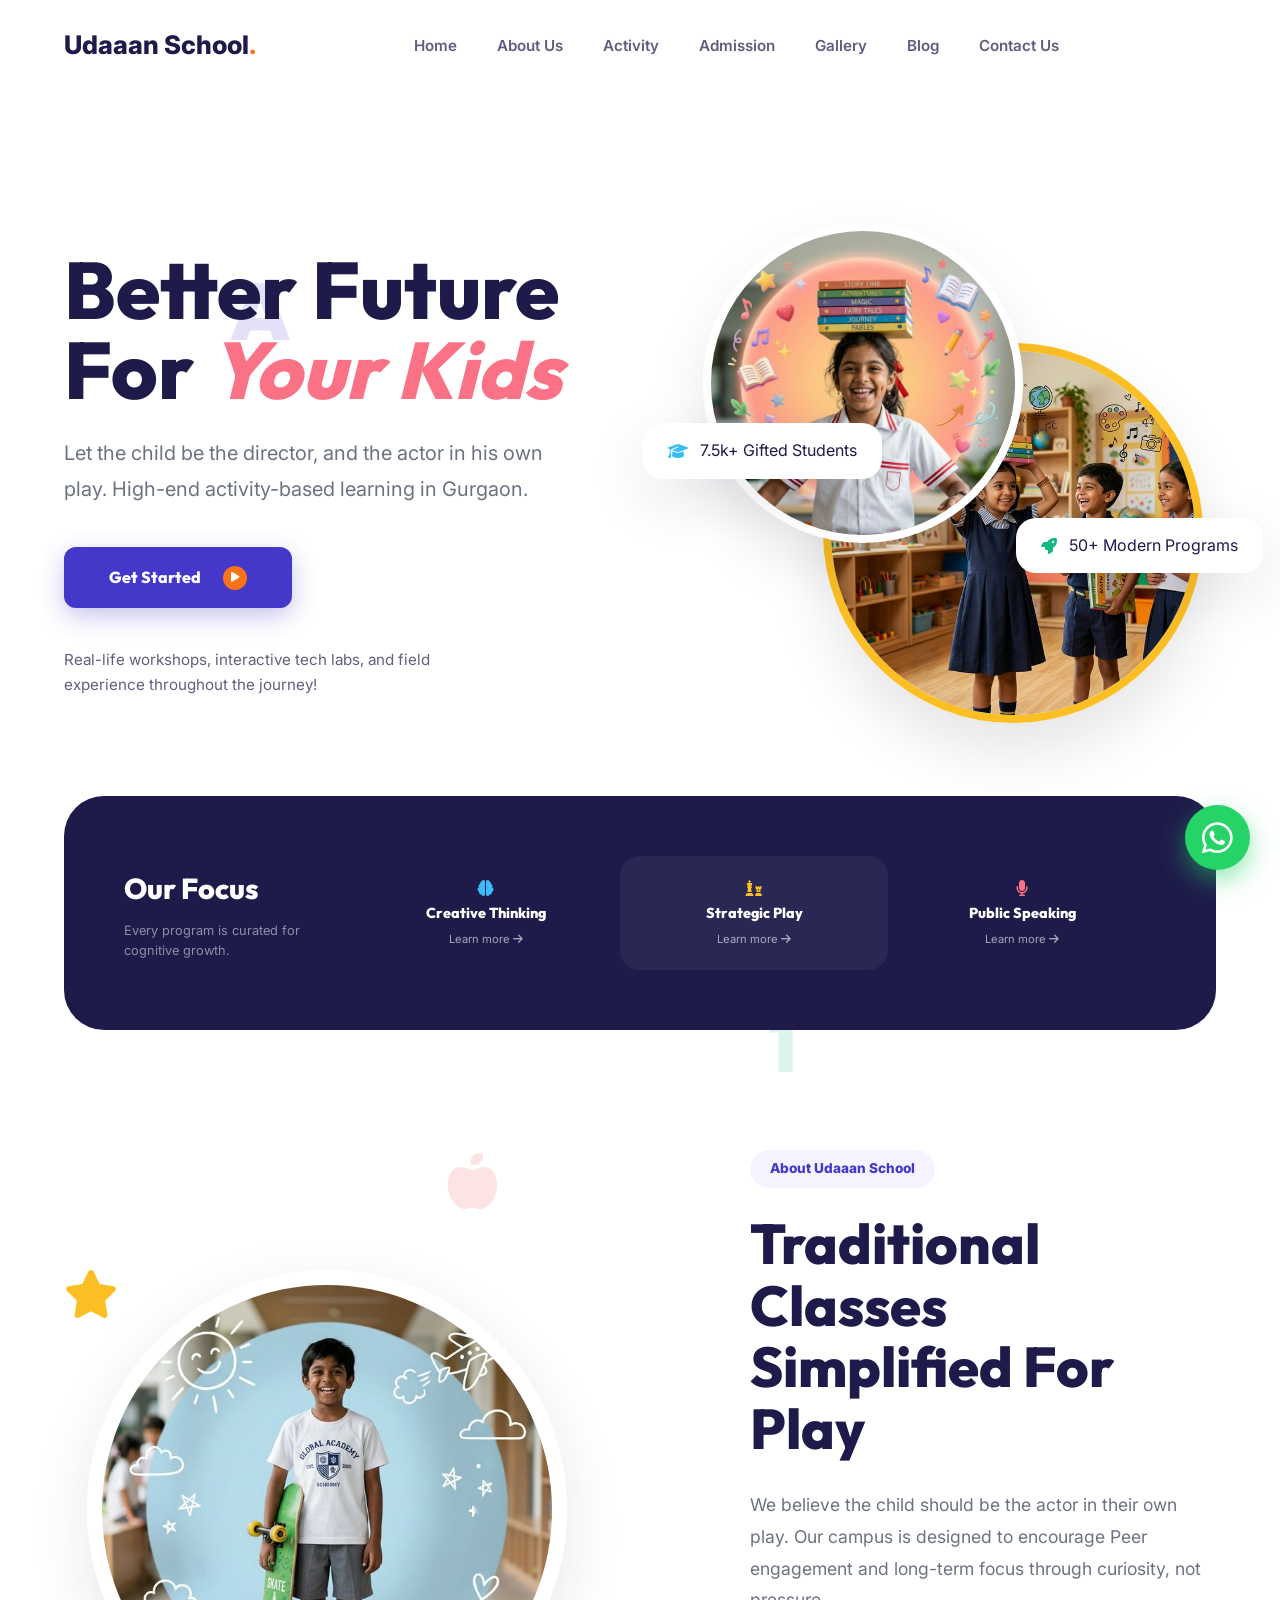
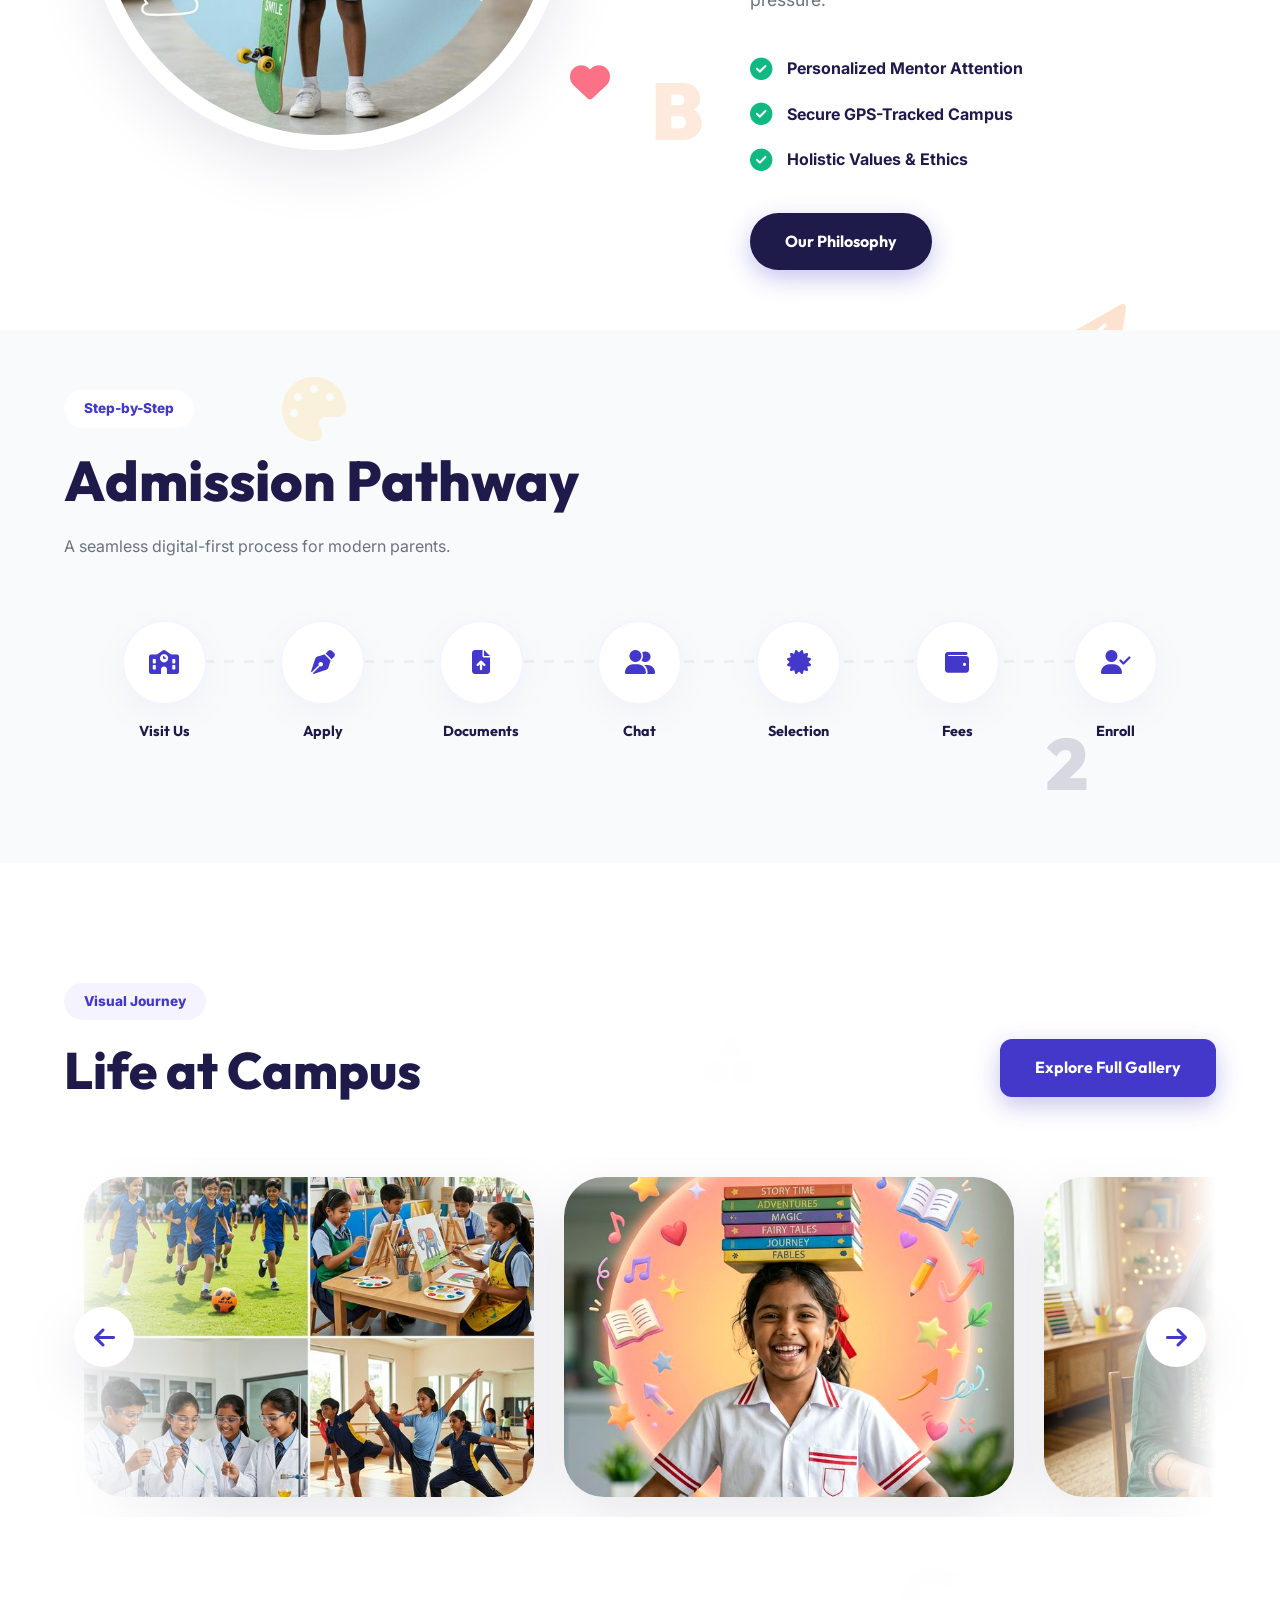
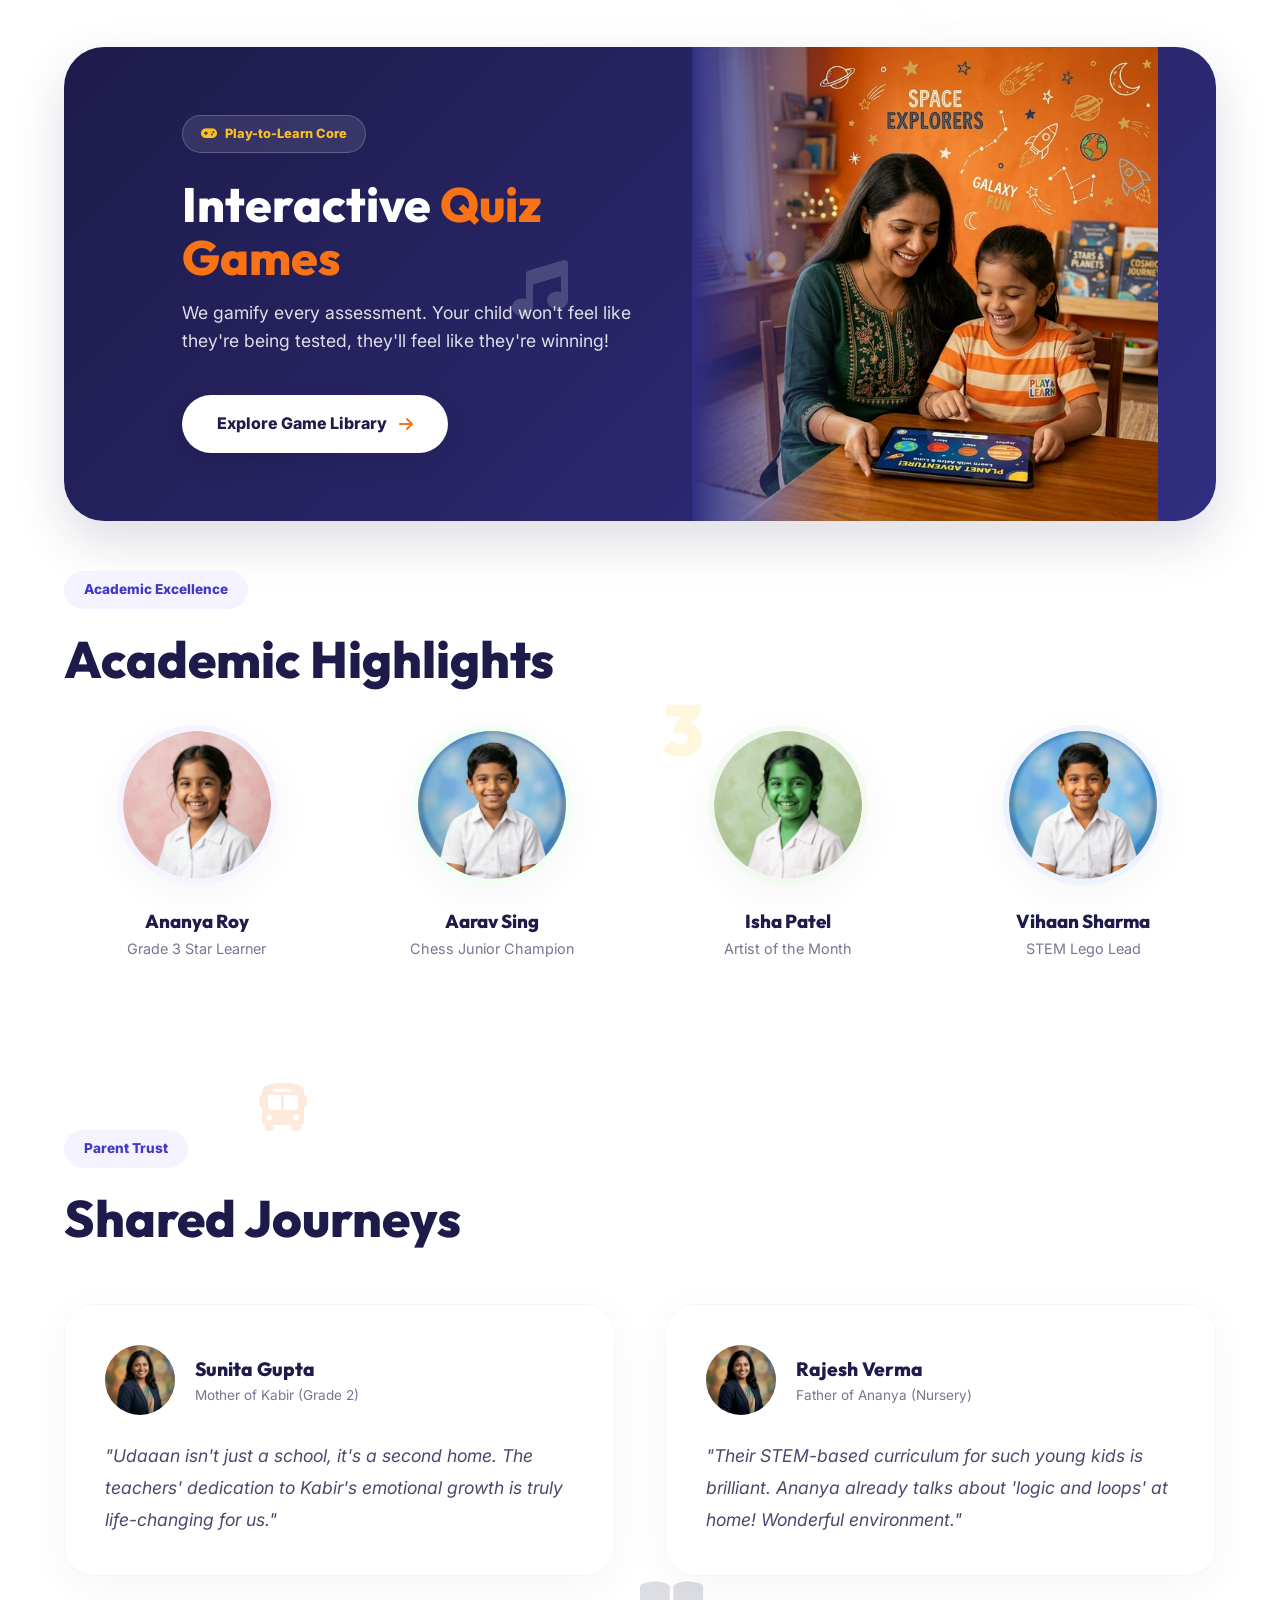
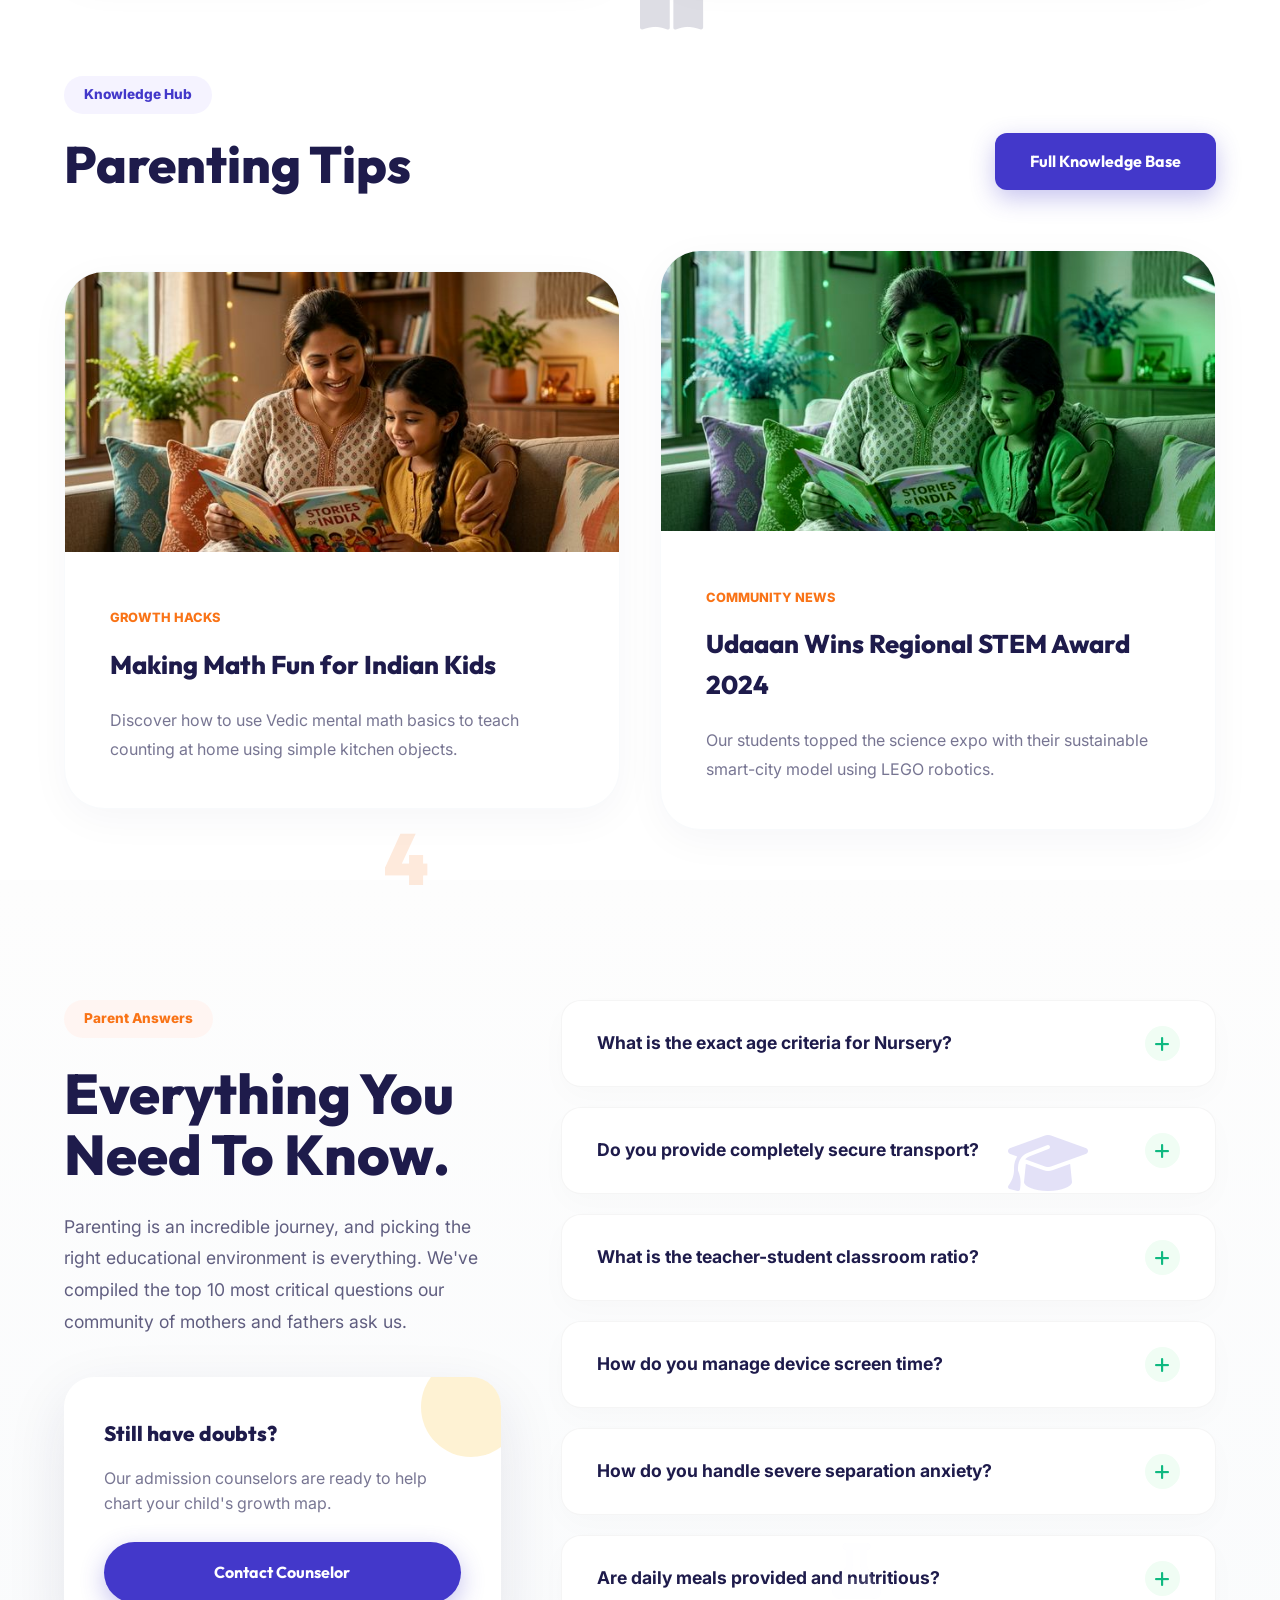
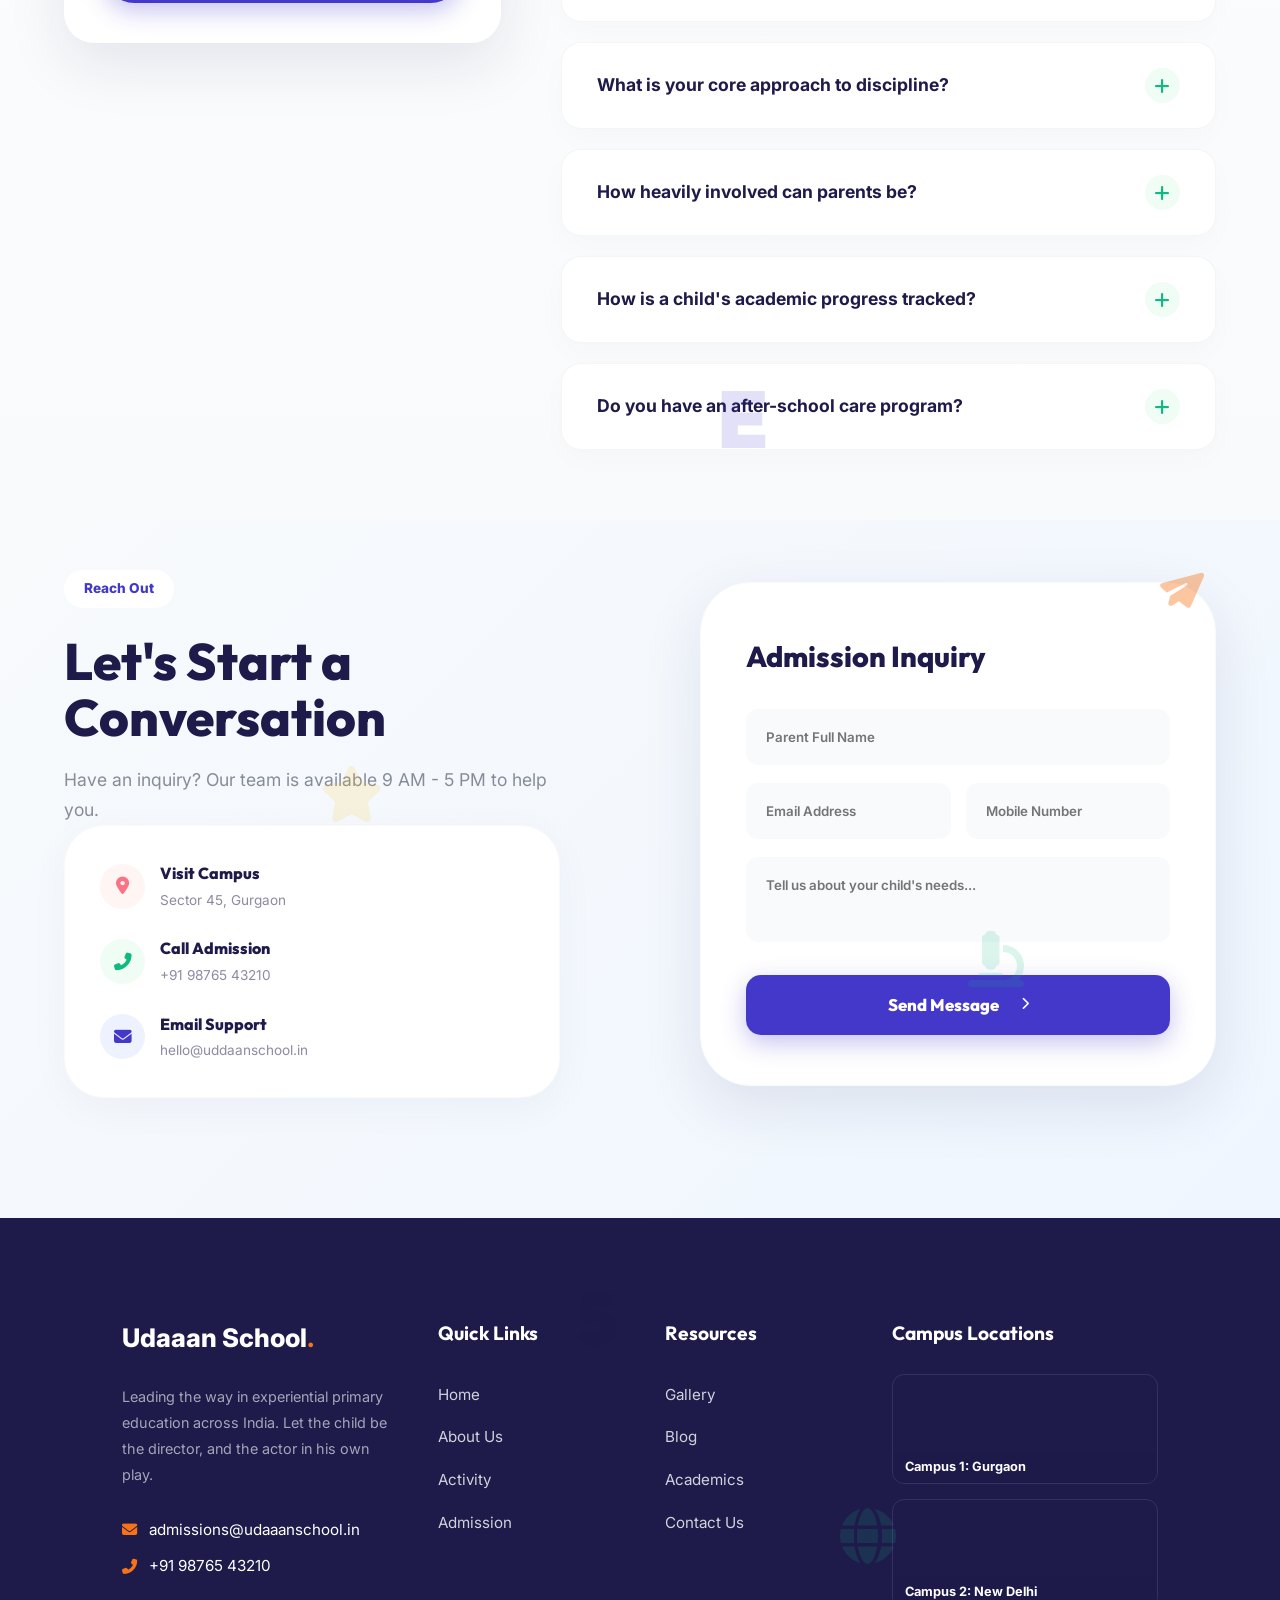
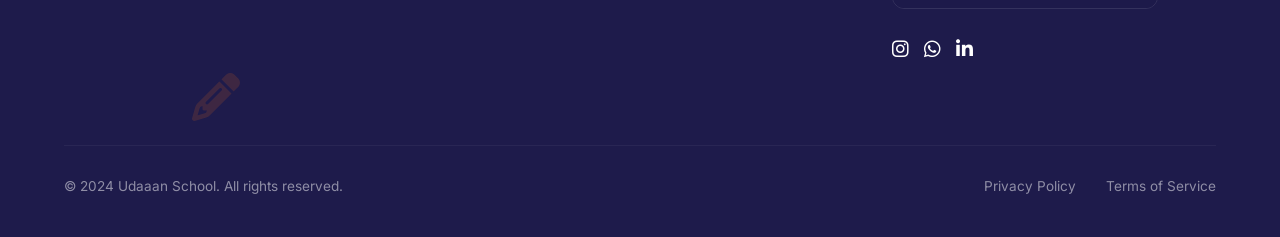
<file: index.html>
<!DOCTYPE html>
<html lang="en">
<head>
    <meta charset="UTF-8">
    <meta name="viewport" content="width=device-width, initial-scale=1.0">
    <title>Udaaan School | The Future of Indian Primary Education</title>
    <meta name="description" content="Udaaan School is a premium primary school in Gurgaon offering activity-based learning, STEM curriculum, and holistic child development in a secure campus.">
    <meta name="keywords" content="primary school gurgaon, kids education, STEM school, preschool gurgaon, udaaan school">
    <meta name="author" content="Udaaan School School">
    
    <!-- Open Graph / Facebook -->
    <meta property="og:type" content="website">
    <meta property="og:url" content="https://udaaan-school.vercel.app/">
    <meta property="og:title" content="Udaaan School | The Future of Indian Primary Education">
    <meta property="og:description" content="Leading the way in experiential primary education across India. Let the child be the director, and the actor in his own play.">
    <meta property="og:image" content="hero_main.png">

    <!-- Twitter -->
    <meta property="twitter:card" content="summary_large_image">
    <meta property="twitter:title" content="Udaaan School | The Future of Indian Primary Education">
    <meta property="twitter:description" content="Leading the way in experiential primary education across India.">
    <meta property="twitter:image" content="hero_main.png">
    <link rel="stylesheet" href="style.css">
    <link rel="stylesheet" href="https://cdnjs.cloudflare.com/ajax/libs/font-awesome/6.4.0/css/all.min.css">
    <style>
        /* Specific Hero styles matching Udaaan School screenshot */
        .hero-images-container { position: relative; width: 500px; height: 500px; margin: 0 auto; }
        .circle-hero-1 { width: 320px; height: 320px; border-radius: 50%; border: 8px solid white; box-shadow: 0 30px 60px rgba(0,0,0,0.1); position: absolute; top: 0; left: 0; z-index: 2; object-fit: cover; }
        .circle-hero-2 { width: 380px; height: 380px; border-radius: 50%; border: 8px solid var(--accent-yellow); box-shadow: 0 30px 60px rgba(0,0,0,0.1); position: absolute; bottom: 0; right: 0; z-index: 1; object-fit: cover; }
        .stat-badge-1 { top: 40%; left: -60px; }
        .stat-badge-2 { bottom: 30%; right: -60px; }

        /* Program pills from screenshot */
        .program-pills { background: var(--primary-navy); padding: 60px; border-radius: 40px; color: white; display: flex; justify-content: space-between; align-items: center; margin-top: -60px; position: relative; z-index: 10; }
        .program-pill-item { text-align: center; flex: 1; transition: var(--transition); padding: 20px; border-radius: 20px; }
        .program-pill-item:hover { background: rgba(255,255,255,0.05); }

        /* FAQ Accordion */
        .faq-item { background: var(--white); border-radius: 20px; margin-bottom: 15px; overflow: hidden; border: 1px solid #f1f1f1; }
        .faq-header { padding: 25px 35px; cursor: pointer; display: flex; justify-content: space-between; align-items: center; font-weight: 700; transition: var(--transition); color: var(--primary-navy); }
        .faq-header:hover { background: #fcfcfc; }
        .faq-body { padding: 0 35px; max-height: 0; transition: all 0.5s cubic-bezier(0.4, 0, 0.2, 1); opacity: 0; color: var(--text-muted); }
        .faq-item.active .faq-body { padding: 0 35px 35px; max-height: 300px; opacity: 1; }
        .faq-item.active .faq-header i { transform: rotate(180deg); color: var(--accent-orange); }

        /* Testimonials */
        .testimonial-card { background: white; padding: 40px; border-radius: 30px; border: 1px solid rgba(0,0,0,0.03); box-shadow: var(--shadow-soft); transition: var(--transition); }
        .testimonial-card:hover { transform: translateY(-10px); box-shadow: var(--shadow-medium); }
    </style>
</head>
<body>

    <!-- Navigation Placeholder -->
    <div id="nav-placeholder"></div>
    
    <!-- GLOBAL FLOATING SCHOOL ELEMENTS (Aesthetic Overlay) -->
    <style>
        body { position: relative; } /* Crucial so absolute overlay binds to document height */
        .global-floating-overlay {
            position: absolute; /* Scrolls with the page instead of staying fixed! */
            top: 0;
            left: 0;
            right: 0;
            bottom: 0;
            pointer-events: none;
            z-index: 1; /* Pushed in front of section backgrounds */
            overflow: hidden;
        }
        /* Lock all main content containers structurally ABOVE the floating overlay */
        .container {
            position: relative;
            z-index: 10;
        }
        @keyframes wander1 {
            0% { transform: translate(0, 0) rotate(0deg); }
            33% { transform: translate(3vw, -5vh) rotate(15deg); }
            66% { transform: translate(-1.5vw, 6vh) rotate(-10deg); }
            100% { transform: translate(0, 0) rotate(0deg); }
        }
        @keyframes wander2 {
            0% { transform: translate(0, 0) rotate(0deg); }
            33% { transform: translate(-3vw, 5vh) rotate(-20deg); }
            66% { transform: translate(2vw, -5vh) rotate(15deg); }
            100% { transform: translate(0, 0) rotate(0deg); }
        }
        @keyframes wander3 {
            0% { transform: translate(0, 0) rotate(0deg); }
            33% { transform: translate(2vw, 6vh) rotate(10deg); }
            66% { transform: translate(-2vw, -8vh) rotate(-15deg); }
            100% { transform: translate(0, 0) rotate(0deg); }
        }
        .wander-a { animation: wander1 22s ease-in-out infinite; }
        .wander-b { animation: wander2 26s ease-in-out infinite; }
        .wander-c { animation: wander3 30s ease-in-out infinite; }
        .f-char {
            position: absolute;
            font-family: 'Outfit', sans-serif;
            font-weight: 900;
        }
    </style>
    <div class="global-floating-overlay">
        <!-- Spreading unique items FULLY across horizontal space (center/sides), safely sitting behind content -->
        
        <!-- Hero area (0 - 15%) -->
        <div class="f-char wander-a" style="font-size: 5rem; color: var(--primary-indigo); opacity: 0.15; top: 3%; left: 18%;">A</div>
        <i class="fas fa-rocket wander-b" style="position: absolute; color: var(--accent-orange); font-size: 3rem; opacity: 0.2; top: 6%; right: 30%;"></i>
        <div class="f-char wander-c" style="font-size: 4.5rem; color: var(--accent-mint); opacity: 0.15; top: 12%; left: 60%;">1</div>
        <i class="fas fa-apple-alt wander-a" style="position: absolute; color: #ef4444; font-size: 3.5rem; opacity: 0.15; top: 14%; left: 35%;"></i>
        
        <!-- About/Programs area (15 - 30%) -->
        <div class="f-char wander-b" style="font-size: 5rem; color: var(--accent-orange); opacity: 0.15; top: 20%; right: 45%;">B</div>
        <i class="fas fa-palette wander-a" style="position: absolute; color: var(--accent-yellow); font-size: 4rem; opacity: 0.15; top: 24%; left: 22%;"></i>
        <div class="f-char wander-c" style="font-size: 4.5rem; color: var(--primary-navy); opacity: 0.15; top: 28%; right: 15%;">2</div>
        <i class="fas fa-shapes wander-b" style="position: absolute; color: var(--secondary-purple); font-size: 3rem; opacity: 0.15; top: 32%; left: 55%;"></i>

        <!-- Activities area (30 - 45%) -->
        <div class="f-char wander-a" style="font-size: 5.5rem; color: var(--secondary-purple); opacity: 0.15; top: 38%; right: 25%;">C</div>
        <i class="fas fa-music wander-b" style="position: absolute; color: var(--secondary-purple); font-size: 3.5rem; opacity: 0.18; top: 42%; left: 40%;"></i>
        <div class="f-char wander-c" style="font-size: 4.5rem; color: var(--accent-yellow); opacity: 0.15; top: 47%; right: 45%;">3</div>
        <i class="fas fa-bus wander-a" style="position: absolute; color: var(--accent-orange); font-size: 3rem; opacity: 0.15; top: 52%; left: 20%;"></i>

        <!-- Testimonials/Admissions (45 - 65%) -->
        <i class="fas fa-book-open wander-a" style="position: absolute; color: var(--primary-navy); font-size: 3.5rem; opacity: 0.15; top: 58%; left: 50%;"></i>
        <div class="f-char wander-b" style="font-size: 5.5rem; color: var(--accent-mint); opacity: 0.15; top: 62%; right: 35%;">D</div>
        <div class="f-char wander-c" style="font-size: 4.5rem; color: var(--accent-orange); opacity: 0.15; top: 68%; left: 30%;">4</div>
        <i class="fas fa-graduation-cap wander-b" style="position: absolute; color: var(--primary-indigo); font-size: 4rem; opacity: 0.15; top: 72%; right: 15%;"></i>

        <!-- FAQ (65 - 85%) -->
        <i class="fas fa-flask wander-b" style="position: absolute; color: var(--secondary-purple); font-size: 3.5rem; opacity: 0.15; top: 77%; left: 65%;"></i>
        <div class="f-char wander-a" style="font-size: 5rem; color: var(--primary-indigo); opacity: 0.15; top: 82%; right: 40%;">E</div>
        <i class="fas fa-star wander-c" style="position: absolute; color: var(--accent-yellow); font-size: 3.5rem; opacity: 0.15; top: 87%; left: 25%;"></i>
        <i class="fas fa-microscope wander-a" style="position: absolute; color: var(--accent-mint); font-size: 3.5rem; opacity: 0.15; top: 89%; right: 20%;"></i>

        <!-- Contact / Bottom (85 - 100%) -->
        <div class="f-char wander-b" style="font-size: 4.5rem; color: var(--primary-navy); opacity: 0.15; top: 93%; left: 45%;">5</div>
        <i class="fas fa-globe wander-a" style="position: absolute; color: var(--accent-mint); font-size: 3.5rem; opacity: 0.15; top: 96%; right: 30%;"></i>
        <i class="fas fa-pencil-alt wander-c" style="position: absolute; color: var(--accent-orange); font-size: 3rem; opacity: 0.15; top: 98%; left: 15%;"></i>
    </div>

    <header id="header-placeholder"></header>

    <main>
        <!-- 1. HOME BANNER (HERO) -->
        <section class="hero">
            <div class="container grid-2">
                <div class="hero-content">
                    <h1 class="hero-title">Better Future For <span>Your Kids</span></h1>
                    <p class="mb-40" style="font-size: 1.25rem; color: var(--text-muted); line-height: 1.8;">Let the child be the director, and the actor in his own play. High-end activity-based learning in Gurgaon.</p>
                    <a href="admissions.html" class="btn btn-primary" style="background: var(--primary-indigo); padding: 18px 45px; border-radius: 12px; font-weight: 800;">
                        Get Started 
                        <span style="background: var(--accent-orange); width: 24px; height: 24px; border-radius: 50%; display: inline-flex; align-items: center; justify-content: center; font-size: 0.7rem; margin-left: 10px;"><i class="fas fa-play"></i></span>
                    </a>
                    <p class="mt-40" style="font-size: 0.95rem; opacity: 0.7; max-width: 450px;">Real-life workshops, interactive tech labs, and field experience throughout the journey!</p>
                </div>
                <div class="hero-images">
                    <div class="hero-images-container floating">
                        <img src="girl_hero.png" alt="Indian Girl" class="circle-hero-1">
                        <img src="hero_main.png" alt="Indian Boy" class="circle-hero-2">
                        <div class="float-stats stat-badge-1"><i class="fas fa-graduation-cap" style="color: #38bdf8;"></i> 7.5k+ Gifted Students</div>
                        <div class="float-stats stat-badge-2"><i class="fas fa-rocket" style="color: #10b981;"></i> 50+ Modern Programs</div>
                    </div>
                </div>
            </div>
        </section>

        <!-- 2. PROGRAMS PREVIEW -->
        <section style="padding: 0 5%;">
             <div class="container program-pills reveal">
                <div style="flex: 1; max-width: 250px;"><h2 style="font-size: 1.8rem; margin-bottom: 10px;">Our Focus</h2><p style="opacity: 0.5; font-size: 0.8rem;">Every program is curated for cognitive growth.</p></div>
                <div class="program-pill-item"><i class="fas fa-brain" style="color: #38bdf8;"></i><h4 style="font-size: 0.9rem;">Creative Thinking</h4><a href="#" style="font-size: 0.7rem; opacity: 0.6;">Learn more <i class="fas fa-arrow-right"></i></a></div>
                <div class="program-pill-item" style="background: rgba(255,255,255,0.05);"><i class="fas fa-chess" style="color: #fbbf24;"></i><h4 style="font-size: 0.9rem;">Strategic Play</h4><a href="#" style="font-size: 0.7rem; opacity: 0.6;">Learn more <i class="fas fa-arrow-right"></i></a></div>
                <div class="program-pill-item"><i class="fas fa-microphone" style="color: #fb7185;"></i><h4 style="font-size: 0.9rem;">Public Speaking</h4><a href="#" style="font-size: 0.7rem; opacity: 0.6;">Learn more <i class="fas fa-arrow-right"></i></a></div>
             </div>
        </section>

        <!-- 2. ABOUT US PREVIEW -->
        <section class="reveal" style="padding-bottom: 60px; position: relative;">
            <!-- Custom floating element for this empty zone -->
            <i class="fas fa-paper-plane wander-c" style="position: absolute; color: var(--accent-orange); font-size: 3.5rem; opacity: 0.2; bottom: -30px; right: 12%; z-index: 1;"></i>
            <div class="container grid-2" style="align-items: center;">
                <div style="position: relative; display: flex; justify-content: center;">
                    <img src="boy_skateboard.png" alt="About" style="width: 480px; height: 480px; border-radius: 50%; object-fit: cover; border: 15px solid white; box-shadow: var(--shadow-medium);">
                    <i class="fas fa-star doodle floating" style="top: 0; left: 0; color: #fbbf24; font-size: 3rem; opacity: 1;"></i>
                    <i class="fas fa-heart doodle" style="bottom: 10%; right: -20px; color: #fb7185; font-size: 2.5rem; opacity: 1;"></i>
                </div>
                <div style="padding-left: 60px;">
                    <span class="section-tag">About Udaaan School</span>
                    <h2 class="hero-title" style="font-size: 3.5rem; line-height: 1.1;">Traditional Classes <br>Simplified For Play</h2>
                    <p style="margin-top: 30px; font-size: 1.1rem; color: var(--text-muted); line-height: 1.8;">We believe the child should be the actor in their own play. Our campus is designed to encourage Peer engagement and long-term focus through curiosity, not pressure.</p>
                    <ul class="mt-40">
                        <li class="mb-20" style="font-weight: 700; display: flex; align-items: center; gap: 15px;"><i class="fas fa-check-circle" style="color: #10b981; font-size: 1.4rem;"></i> Personalized Mentor Attention</li>
                        <li class="mb-20" style="font-weight: 700; display: flex; align-items: center; gap: 15px;"><i class="fas fa-check-circle" style="color: #10b981; font-size: 1.4rem;"></i> Secure GPS-Tracked Campus</li>
                        <li style="font-weight: 700; display: flex; align-items: center; gap: 15px;"><i class="fas fa-check-circle" style="color: #10b981; font-size: 1.4rem;"></i> Holistic Values & Ethics</li>
                    </ul>
                    <a href="about.html" class="btn btn-primary" style="margin-top: 40px; background: var(--primary-navy);">Our Philosophy</a>
                </div>
            </div>
        </section>

        <!-- 3. ADMISSION PROCESS FLOWCHART -->
        <section style="background: #f8fafc; padding-top: 60px;">
            <div class="container">
                <div class="text-center mb-60">
                    <span class="section-tag" style="background: white;">Step-by-Step</span>
                    <h2 class="hero-title" style="font-size: 3.5rem;">Admission Pathway</h2>
                    <p style="margin-top: 20px; color: var(--text-muted);">A seamless digital-first process for modern parents.</p>
                </div>
                <div class="process-flow reveal">
                    <div class="process-step"><i class="fas fa-school"></i> <h4>Visit Us</h4></div>
                    <div class="process-step"><i class="fas fa-pen-nib"></i> <h4>Apply</h4></div>
                    <div class="process-step"><i class="fas fa-file-upload"></i> <h4>Documents</h4></div>
                    <div class="process-step"><i class="fas fa-user-friends"></i> <h4>Chat</h4></div>
                    <div class="process-step"><i class="fas fa-certificate"></i> <h4>Selection</h4></div>
                    <div class="process-step"><i class="fas fa-wallet"></i> <h4>Fees</h4></div>
                    <div class="process-step"><i class="fas fa-user-check"></i> <h4>Enroll</h4></div>
                </div>
            </div>
        </section>

        <!-- 4. GALLERY PREVIEW -->
        <section class="reveal">
            <div class="container">
                <div style="display: flex; justify-content: space-between; align-items: flex-end; margin-bottom: 50px;">
                    <div><span class="section-tag">Visual Journey</span><h2 class="hero-title" style="font-size: 3.2rem; margin: 0;">Life at Campus</h2></div>
                    <a href="gallery.html" class="btn btn-primary" style="background: var(--primary-indigo); border-radius: 12px;">Explore Full Gallery</a>
                </div>
                <style>
                    .carousel-container {
                        width: 100%;
                        position: relative;
                        padding: 10px 0;
                    }
                    /* Fading gradient edges for a slick look */
                    .carousel-container::before, .carousel-container::after {
                        content: "";
                        position: absolute;
                        top: 0;
                        width: 15%;
                        height: 100%;
                        z-index: 2;
                        pointer-events: none;
                    }
                    .carousel-container::before {
                        left: 0;
                        background: linear-gradient(to right, var(--bg-light), rgba(255,255,255,0));
                    }
                    .carousel-container::after {
                        right: 0;
                        background: linear-gradient(to left, var(--bg-light), rgba(255,255,255,0));
                    }
                    .carousel-track {
                        display: flex;
                        gap: 30px;
                        overflow-x: auto;
                        scroll-behavior: smooth;
                        scrollbar-width: none; /* Firefox */
                        -ms-overflow-style: none; /* IE/Edge */
                        padding: 20px;
                        scroll-snap-type: x mandatory;
                    }
                    .carousel-track::-webkit-scrollbar {
                        display: none; /* Safari/Chrome */
                    }
                    .carousel-card {
                        width: 450px;
                        height: 320px;
                        border-radius: 40px;
                        overflow: hidden;
                        box-shadow: var(--shadow-medium);
                        flex-shrink: 0;
                        position: relative;
                        cursor: pointer;
                        scroll-snap-align: center;
                    }
                    .carousel-card img {
                        width: 100%;
                        height: 100%;
                        object-fit: cover;
                        transition: transform 0.6s cubic-bezier(0.4, 0, 0.2, 1);
                    }
                    .carousel-card:hover img {
                        transform: scale(1.1);
                    }
                    .carousel-arrow {
                        position: absolute;
                        top: 50%;
                        transform: translateY(-50%);
                        width: 60px;
                        height: 60px;
                        background: var(--white);
                        border-radius: 50%;
                        display: flex;
                        align-items: center;
                        justify-content: center;
                        cursor: pointer;
                        box-shadow: var(--shadow-medium);
                        z-index: 10;
                        border: none;
                        color: var(--primary-indigo);
                        font-size: 1.5rem;
                        transition: var(--transition);
                    }
                    .carousel-arrow:hover {
                        background: var(--primary-indigo);
                        color: white;
                        transform: translateY(-50%) scale(1.1);
                    }
                    .arrow-left { left: 10px; }
                    .arrow-right { right: 10px; }

                    @media (max-width: 768px) {
                        .carousel-card { width: 300px; height: 220px; }
                        .arrow-left { left: 0px; }
                        .arrow-right { right: 0px; }
                        .carousel-arrow { width: 45px; height: 45px; font-size: 1rem; }
                    }
                </style>
                <div class="carousel-container" id="campusCarousel">
                    <button class="carousel-arrow arrow-left" id="btnLeft" aria-label="Previous image"><i class="fas fa-arrow-left"></i></button>
                    <button class="carousel-arrow arrow-right" id="btnRight" aria-label="Next image"><i class="fas fa-arrow-right"></i></button>
                    <div class="carousel-track" id="scrollTrack">
                        <!-- Set -->
                        <div class="carousel-card"><img src="gallery.png" alt="Campus Life"></div>
                        <div class="carousel-card"><img src="girl_hero.png" alt="Happy Student" style="filter: saturate(1.1) brightness(1.05);"></div>
                        <div class="carousel-card"><img src="quiz_section.png" alt="Learning" style="filter: hue-rotate(5deg);"></div>
                        <div class="carousel-card"><img src="boy_skateboard.png" alt="Activity" style="filter: saturate(1.2);"></div>
                        <div class="carousel-card"><img src="gallery.png" alt="Campus Life" style="filter: hue-rotate(-10deg);"></div>
                        <div class="carousel-card"><img src="books.png" alt="Library" style="filter: saturate(1.1) brightness(1.05);"></div>
                        <div class="carousel-card"><img src="quiz_section.png" alt="Learning" style="filter: hue-rotate(5deg);"></div>
                    </div>
                </div>
                
                <script>
                    document.addEventListener('DOMContentLoaded', () => {
                        const track = document.getElementById('scrollTrack');
                        const btnLeft = document.getElementById('btnLeft');
                        const btnRight = document.getElementById('btnRight');
                        
                        // Card width + gap
                        const scrollAmount = window.innerWidth <= 768 ? 330 : 480; 

                        btnLeft.addEventListener('click', () => {
                            track.scrollBy({ left: -scrollAmount, behavior: 'smooth' });
                        });
                        
                        btnRight.addEventListener('click', () => {
                            // Reset to start organically if reached end
                            if (track.scrollLeft + track.clientWidth >= track.scrollWidth - 10) {
                                track.scrollTo({ left: 0, behavior: 'smooth' });
                            } else {
                                track.scrollBy({ left: scrollAmount, behavior: 'smooth' });
                            }
                        });

                        // Modern auto-scroll wrapper (3 seconds for faster feedback)
                        let autoScrollTimer = setInterval(() => {
                            btnRight.click();
                        }, 3000);

                        function pauseScroll() {
                            clearInterval(autoScrollTimer);
                        }

                        function resumeScroll() {
                            clearInterval(autoScrollTimer); // clear any existing
                            autoScrollTimer = setInterval(() => { btnRight.click(); }, 3000);
                        }

                        // Only pause when hovering EXACTLY over a card or an arrow, not empty space
                        document.querySelectorAll('.carousel-card').forEach(card => {
                            card.addEventListener('mouseenter', pauseScroll);
                            card.addEventListener('mouseleave', resumeScroll);
                        });
                        
                        btnLeft.addEventListener('mouseenter', pauseScroll);
                        btnLeft.addEventListener('mouseleave', resumeScroll);
                        btnRight.addEventListener('mouseenter', pauseScroll);
                        btnRight.addEventListener('mouseleave', resumeScroll);
                    });
                </script>
            </div>
        </section>

        <!-- 5. ACTIVITY (QUIZ) -->
        <section style="padding: 0 5%;" class="reveal">
            <style>
                .quiz-banner {
                    background: linear-gradient(135deg, var(--primary-navy) 0%, #312e81 100%);
                    border-radius: 40px;
                    overflow: hidden;
                    display: grid;
                    grid-template-columns: 1.1fr 0.9fr;
                    align-items: center;
                    box-shadow: 0 20px 50px rgba(30, 27, 75, 0.15);
                    position: relative;
                    min-height: 380px; 
                }
                .quiz-banner-content {
                    padding: 50px 60px;
                    position: relative;
                    z-index: 2;
                }
                .quiz-banner-img-wrapper {
                    height: 100%;
                    width: 100%;
                    position: relative;
                    overflow: hidden;
                }
                .quiz-banner-img {
                    width: 100%;
                    height: 100%;
                    object-fit: cover;
                    object-position: left center;
                    transition: transform 0.6s cubic-bezier(0.4, 0, 0.2, 1);
                }
                .quiz-banner:hover .quiz-banner-img {
                    transform: scale(1.05); /* Engaging image zoom on hover */
                }
                .quiz-gradient-mask {
                    position: absolute;
                    top: 0;
                    bottom: 0;
                    left: 0;
                    width: 150px;
                    background: linear-gradient(to right, #312e81, transparent);
                    z-index: 1;
                }
                /* Engaging button */
                .btn-quiz {
                    background: white;
                    color: var(--primary-navy);
                    padding: 16px 35px;
                    border-radius: 50px;
                    font-weight: 800;
                    display: inline-flex;
                    align-items: center;
                    gap: 12px;
                    transition: all 0.3s;
                    box-shadow: 0 10px 25px rgba(0,0,0,0.1);
                    text-decoration: none;
                    margin-top: 15px;
                }
                .btn-quiz:hover {
                    transform: translateY(-5px);
                    box-shadow: 0 15px 35px rgba(249, 115, 22, 0.3);
                    background: var(--accent-orange);
                    color: white;
                }
                .btn-quiz i {
                    color: var(--accent-orange);
                    transition: color 0.3s;
                }
                .btn-quiz:hover i {
                    color: white;
                }
                
                @media (max-width: 992px) {
                    .quiz-banner {
                        grid-template-columns: 1fr;
                        min-height: auto;
                    }
                    .quiz-banner-content {
                        padding: 40px 30px;
                    }
                    .quiz-banner-img-wrapper {
                        height: 300px;
                    }
                    .quiz-gradient-mask {
                        width: 100%;
                        height: 100px;
                        background: linear-gradient(to bottom, #312e81, transparent);
                    }
                }
            </style>
            <div class="container quiz-banner">
                <div class="quiz-banner-content">
                    <span style="background: rgba(255,255,255,0.1); color: var(--accent-yellow); border: 1px solid rgba(255,255,255,0.2); border-radius: 50px; padding: 8px 18px; font-size: 0.8rem; font-weight: 800; display: inline-flex; align-items: center; gap: 8px; margin-bottom: 25px;">
                        <i class="fas fa-gamepad"></i> Play-to-Learn Core
                    </span>
                    <h2 style="font-size: 3rem; color: white; line-height: 1.1; margin-bottom: 15px; font-weight: 800;">
                        Interactive <span style="color: var(--accent-orange);">Quiz Games</span>
                    </h2>
                    <p style="opacity: 0.85; color: white; font-size: 1.1rem; line-height: 1.6; margin-bottom: 25px; max-width: 450px;">
                        We gamify every assessment. Your child won't feel like they're being tested, they'll feel like they're winning!
                    </p>
                    <a href="activities.html" class="btn-quiz">
                        Explore Game Library <i class="fas fa-arrow-right"></i>
                    </a>
                </div>

                <div class="quiz-banner-img-wrapper">
                    <div class="quiz-gradient-mask"></div>
                    <img src="quiz_section.png" alt="Quiz Games" class="quiz-banner-img">
                </div>
            </div>
        </section>

        <!-- ACADEMIC HIGHLIGHTS -->
        <section class="reveal" style="padding: 50px 0;">
            <div class="container">
                 <div class="text-center mb-40">
                    <span class="section-tag">Academic Excellence</span>
                    <h2 class="hero-title" style="font-size: 3.2rem;">Academic Highlights</h2>
                </div>
                <div class="grid-4" style="gap: 30px;">
                    <div style="text-align: center;"><img src="student_1.png" alt="Kid" style="width: 160px; height: 160px; border-radius: 50%; border: 6px solid var(--secondary-purple); box-shadow: var(--shadow-soft); margin-bottom: 15px;"><h3>Ananya Roy</h3><p style="opacity: 0.6; font-size: 0.9rem;">Grade 3 Star Learner</p></div>
                    <div style="text-align: center;"><img src="student_2.png" alt="Kid" style="width: 160px; height: 160px; border-radius: 50%; border: 6px solid #f0fff4; box-shadow: var(--shadow-soft); margin-bottom: 15px;"><h3>Aarav Sing</h3><p style="opacity: 0.6; font-size: 0.9rem;">Chess Junior Champion</p></div>
                    <div style="text-align: center;"><img src="student_1.png" alt="Kid" style="width: 160px; height: 160px; border-radius: 50%; border: 6px solid #fff5f2; filter: hue-rotate(90deg); box-shadow: var(--shadow-soft); margin-bottom: 15px;"><h3>Isha Patel</h3><p style="opacity: 0.6; font-size: 0.9rem;">Artist of the Month</p></div>
                    <div style="text-align: center;"><img src="student_2.png" alt="Kid" style="width: 160px; height: 160px; border-radius: 50%; border: 6px solid #eef2ff; filter: saturate(1.2); box-shadow: var(--shadow-soft); margin-bottom: 15px;"><h3>Vihaan Sharma</h3><p style="opacity: 0.6; font-size: 0.9rem;">STEM Lego Lead</p></div>
                </div>
            </div>
        </section>

        <!-- TESTIMONIALS (PARENT TRUST) -->
        <section style="background: white; padding-bottom: 50px;">
            <div class="container">
                <div class="text-center mb-60">
                    <span class="section-tag">Parent Trust</span>
                    <h2 class="hero-title" style="font-size: 3.2rem;">Shared Journeys</h2>
                </div>
                <div class="grid-2" style="gap: 50px;">
                    <div class="testimonial-card">
                        <div style="display: flex; gap: 20px; align-items: center; margin-bottom: 25px;">
                            <img src="parent_avatar.png" alt="Parent" style="width: 70px; height: 70px; border-radius: 50%;">
                            <div><h4 style="margin:0; font-size: 1.2rem;">Sunita Gupta</h4><p style="font-size: 0.85rem; opacity: 0.6;">Mother of Kabir (Grade 2)</p></div>
                        </div>
                        <p style="font-style: italic; opacity: 0.8; line-height: 1.8; font-size: 1.1rem;">"Udaaan isn't just a school, it's a second home. The teachers' dedication to Kabir's emotional growth is truly life-changing for us."</p>
                    </div>
                     <div class="testimonial-card">
                        <div style="display: flex; gap: 20px; align-items: center; margin-bottom: 25px;">
                            <img src="parent_avatar.png" alt="Parent" style="width: 70px; height: 70px; border-radius: 50%; filter: saturate(0.8) contrast(1.1);">
                            <div><h4 style="margin:0; font-size: 1.2rem;">Rajesh Verma</h4><p style="font-size: 0.85rem; opacity: 0.6;">Father of Ananya (Nursery)</p></div>
                        </div>
                        <p style="font-style: italic; opacity: 0.8; line-height: 1.8; font-size: 1.1rem;">"Their STEM-based curriculum for such young kids is brilliant. Ananya already talks about 'logic and loops' at home! Wonderful environment."</p>
                    </div>
                </div>
            </div>
        </section>

        <!-- 7. BLOGS PREVIEW -->
        <section class="reveal" style="padding-top: 50px; padding-bottom: 50px;">
            <div class="container">
                <div style="display: flex; justify-content: space-between; align-items: flex-end; margin-bottom: 60px;">
                    <div><span class="section-tag">Knowledge Hub</span><h2 class="hero-title" style="font-size: 3.2rem; margin: 0;">Parenting Tips</h2></div>
                    <a href="blog.html" class="btn btn-primary" style="background: var(--primary-indigo); border-radius: 12px;">Full Knowledge Base</a>
                </div>
                <div class="grid-2" style="gap: 40px;">
                    <div style="background: white; border-radius: 40px; box-shadow: var(--shadow-soft); overflow: hidden; border: 1px solid #f8fafc;">
                        <img src="blog_post.png" alt="Blog" style="width: 100%; height: 280px; object-fit: cover;">
                        <div style="padding: 45px;">
                            <span style="font-size: 0.8rem; color: var(--accent-orange); font-weight: 800; text-transform: uppercase;">Growth Hacks</span>
                            <h3 style="margin-top: 15px; font-size: 1.6rem;">Making Math Fun for Indian Kids</h3>
                            <p style="opacity: 0.6; margin-top: 20px; line-height: 1.8;">Discover how to use Vedic mental math basics to teach counting at home using simple kitchen objects.</p>
                        </div>
                    </div>
                    <div style="background: white; border-radius: 40px; box-shadow: var(--shadow-soft); overflow: hidden; border: 1px solid #f8fafc;">
                        <img src="blog_post.png" alt="Blog" style="width: 100%; height: 280px; object-fit: cover; filter: hue-rotate(90deg);">
                        <div style="padding: 45px;">
                            <span style="font-size: 0.8rem; color: var(--accent-orange); font-weight: 800; text-transform: uppercase;">Community News</span>
                            <h3 style="margin-top: 15px; font-size: 1.6rem;">Udaaan Wins Regional STEM Award 2024</h3>
                            <p style="opacity: 0.6; margin-top: 20px; line-height: 1.8;">Our students topped the science expo with their sustainable smart-city model using LEGO robotics.</p>
                        </div>
                    </div>
                </div>
            </div>
        </section>

        <!-- 8. FAQ SECTION -->
        <section id="faq" class="reveal" style="background: linear-gradient(to bottom, #fdfdfd, #f8fafc); padding-bottom: 50px;">
            <style>
                .faq-grid {
                    display: grid;
                    grid-template-columns: 1fr 1.5fr;
                    gap: 60px;
                    align-items: flex-start;
                }
                .faq-leftbox {
                    position: sticky;
                    top: 120px;
                }
                .premium-faq-item {
                    background: var(--white);
                    border-radius: 20px;
                    margin-bottom: 20px;
                    border: 1px solid rgba(0,0,0,0.04);
                    box-shadow: 0 10px 30px rgba(0,0,0,0.02);
                    transition: var(--transition);
                    overflow: hidden;
                }
                .premium-faq-item:hover {
                    box-shadow: 0 15px 40px rgba(67, 56, 202, 0.08);
                    transform: translateX(5px);
                    border-color: rgba(67, 56, 202, 0.2);
                }
                .premium-faq-header {
                    padding: 25px 35px;
                    cursor: pointer;
                    display: flex;
                    justify-content: space-between;
                    align-items: center;
                    font-weight: 700;
                    font-size: 1.1rem;
                    color: var(--primary-navy);
                }
                .icon-box {
                    width: 35px;
                    height: 35px;
                    background: #f0fdf4;
                    color: #10b981;
                    border-radius: 50%;
                    display: flex;
                    align-items: center;
                    justify-content: center;
                    transition: all 0.4s ease;
                }
                .premium-faq-item.active .icon-box {
                    background: var(--accent-orange);
                    color: white;
                    transform: rotate(45deg);
                }
                .premium-faq-body {
                    padding: 0 35px;
                    max-height: 0;
                    opacity: 0;
                    transition: all 0.5s ease;
                    color: var(--text-muted);
                    font-size: 1.05rem;
                    line-height: 1.8;
                }
                .premium-faq-item.active .premium-faq-body {
                    padding: 0 35px 30px;
                    max-height: 400px;
                    opacity: 1;
                }
                @media (max-width: 992px) {
                    .faq-grid { grid-template-columns: 1fr; }
                    .faq-leftbox { position: relative; top: 0; margin-bottom: 40px; }
                }
            </style>
            <div class="container faq-grid">
                 <div class="faq-leftbox">
                    <span class="section-tag" style="background: #fff5f2; color: #f97316;">Parent Answers</span>
                    <h2 class="hero-title" style="font-size: 3.5rem; line-height: 1.1; margin-bottom: 25px;">Everything You Need To Know.</h2>
                    <p style="opacity: 0.7; font-size: 1.1rem; line-height: 1.8; margin-bottom: 40px;">
                        Parenting is an incredible journey, and picking the right educational environment is everything. We've compiled the top 10 most critical questions our community of mothers and fathers ask us.
                    </p>
                    
                    <div style="background: white; padding: 40px; border-radius: 30px; box-shadow: var(--shadow-medium); position: relative; overflow: hidden;">
                        <div style="position: absolute; top: -20px; right: -20px; width: 100px; height: 100px; background: var(--accent-yellow); border-radius: 50%; opacity: 0.2;"></div>
                        <h4 style="font-size: 1.3rem; margin-bottom: 15px; color: var(--primary-navy);">Still have doubts?</h4>
                        <p style="opacity: 0.6; font-size: 1rem; line-height: 1.6; margin-bottom: 25px;">Our admission counselors are ready to help chart your child's growth map.</p>
                        <a href="contact.html" class="btn btn-primary" style="width: 100%; justify-content: center; background: var(--primary-indigo); padding: 18px;">Contact Counselor</a>
                    </div>
                </div>
                
                <div class="faq-list">
                    <!-- Item 1 -->
                    <div class="premium-faq-item">
                        <div class="premium-faq-header">What is the exact age criteria for Nursery? <div class="icon-box"><i class="fas fa-plus"></i></div></div>
                        <div class="premium-faq-body">For the session 2024-25, the child must be born between April 2020 and March 2021 as per the national mandate. We heavily focus on developmental readiness over strict age cutoffs when evaluating.</div>
                    </div>
                    <!-- Item 2 -->
                    <div class="premium-faq-item">
                        <div class="premium-faq-header">Do you provide completely secure transport? <div class="icon-box"><i class="fas fa-plus"></i></div></div>
                        <div class="premium-faq-body">Absolutely! Our modern fleet of AC buses features live GPS-tracking sent directly to your phone, female attendants permanently on board, and strict speed-governing locks covering major Gurgaon sectors.</div>
                    </div>
                    <!-- Item 3 -->
                    <div class="premium-faq-item">
                        <div class="premium-faq-header">What is the teacher-student classroom ratio? <div class="icon-box"><i class="fas fa-plus"></i></div></div>
                        <div class="premium-faq-body">We maintain a strict 1:15 ratio with one lead mentor and one assistant teacher in every room. This avoids crowd-teaching and allows for deep, personal mentoring and constant emotional supervision.</div>
                    </div>
                    <!-- Item 4 -->
                    <div class="premium-faq-item">
                        <div class="premium-faq-header">How do you manage device screen time? <div class="icon-box"><i class="fas fa-plus"></i></div></div>
                        <div class="premium-faq-body">Technology is purely a tool here, not a babysitter. 80% of our day relies on kinetic, hands-on learning outside. The 20% dedicated to tablets uses exclusive logic-building apps in heavily monitored short intervals.</div>
                    </div>
                    <!-- Item 5 -->
                    <div class="premium-faq-item">
                        <div class="premium-faq-header">How do you handle severe separation anxiety? <div class="icon-box"><i class="fas fa-plus"></i></div></div>
                        <div class="premium-faq-body">The first two weeks allow mothers to sit just outside the learning pods. Our psychologists utilize specific transitional play therapy to ease your child slowly into forming independent trust with their mentor.</div>
                    </div>
                    <!-- Item 6 -->
                    <div class="premium-faq-item">
                        <div class="premium-faq-header">Are daily meals provided and nutritious? <div class="icon-box"><i class="fas fa-plus"></i></div></div>
                        <div class="premium-faq-body">Yes. We have an in-house organic kitchen curated by a pediatric nutritionist. All meals are purely vegetarian, hot, varied daily, and free of any processed refined sugars or generic artificial flavors.</div>
                    </div>
                    <!-- Item 7 -->
                    <div class="premium-faq-item">
                        <div class="premium-faq-header">What is your core approach to discipline? <div class="icon-box"><i class="fas fa-plus"></i></div></div>
                        <div class="premium-faq-body">We reject harsh or traditional punishments. We use 'positive reinforcement' and 'restorative reflection corners'. We guide children to comprehend WHY an action was wrong, building intrinsic moral compasses instead of fear.</div>
                    </div>
                    <!-- Item 8 -->
                    <div class="premium-faq-item">
                        <div class="premium-faq-header">How heavily involved can parents be? <div class="icon-box"><i class="fas fa-plus"></i></div></div>
                        <div class="premium-faq-body">Extremely! We have monthly "Parent Coffee Mornings", "Hero Reading Days" where you read to the class, and a dedicated mobile app that serves you real-time picture updates of their daily milestones while you are at work.</div>
                    </div>
                    <!-- Item 9 -->
                    <div class="premium-faq-item">
                        <div class="premium-faq-header">How is a child's academic progress tracked? <div class="icon-box"><i class="fas fa-plus"></i></div></div>
                        <div class="premium-faq-body">There are zero traditional written exams in the primary blocks. We generate deep "Milestone Portfolios" based on observations during play, puzzle-solving speeds, and artistic expressions to gauge cognitive growth.</div>
                    </div>
                    <!-- Item 10 -->
                    <div class="premium-faq-item">
                        <div class="premium-faq-header">Do you have an after-school care program? <div class="icon-box"><i class="fas fa-plus"></i></div></div>
                        <div class="premium-faq-body">For working parents, our "Sunset Hub" runs until 5:30 PM. It is not just babysitting daycare; the children participate in independent reading, instrumental music access, and calm wind-down yoga before going home.</div>
                    </div>
                </div>
            </div>
            
            <script>
                // Exclusive Accordion Logic - opens one at a time and toggles cross icon
                document.querySelectorAll('.premium-faq-header').forEach(header => {
                    header.addEventListener('click', () => {
                        const item = header.parentElement;
                        const wasActive = item.classList.contains('active');
                        // Close all others seamlessly
                        document.querySelectorAll('.premium-faq-item').forEach(i => i.classList.remove('active'));
                        if (!wasActive) {
                            item.classList.add('active');
                        }
                    });
                });
            </script>
        </section>

        <!-- 9. CONTACT US SECTION (Improved Layout) -->
        <section class="reveal" style="background: linear-gradient(135deg, #f8fafc, #eff6ff); padding-top: 50px; overflow: hidden;">
            <div class="container grid-2" style="gap: 120px; align-items: center;">
                <div style="padding-right: 20px;">
                    <span class="section-tag" style="background: white; color: var(--primary-indigo);">Reach Out</span>
                    <h2 class="hero-title" style="font-size: 3.2rem; margin-bottom: 20px; line-height: 1.1;">Let's Start a <br>Conversation</h2>
                    <p class="mb-30" style="font-size: 1.1rem; color: var(--text-muted); line-height: 1.7; opacity: 0.8;">Have an inquiry? Our team is available 9 AM - 5 PM to help you.</p>
                    
                    <div style="background: white; padding: 35px; border-radius: 40px; box-shadow: var(--shadow-soft); border: 1px solid rgba(0,0,0,0.02);">
                        <div style="display: flex; align-items: center; gap: 15px; margin-bottom: 25px;">
                            <div style="width: 45px; height: 45px; background: #fff5f2; color: #fb7185; border-radius: 50%; display: flex; align-items: center; justify-content: center; font-size: 1.1rem;"><i class="fas fa-map-marker-alt"></i></div>
                            <div><h4 style="margin:0; font-size: 1rem;">Visit Campus</h4><p style="margin-top: 3px; opacity: 0.5; font-size: 0.85rem;">Sector 45, Gurgaon</p></div>
                        </div>
                        <div style="display: flex; align-items: center; gap: 15px; margin-bottom: 25px;">
                            <div style="width: 45px; height: 45px; background: #f0fdf4; color: #10b981; border-radius: 50%; display: flex; align-items: center; justify-content: center; font-size: 1.1rem;"><i class="fas fa-phone-alt"></i></div>
                            <div><h4 style="margin:0; font-size: 1rem;">Call Admission</h4><p style="margin-top: 3px; opacity: 0.5; font-size: 0.85rem;">+91 98765 43210</p></div>
                        </div>
                        <div style="display: flex; align-items: center; gap: 15px;">
                            <div style="width: 45px; height: 45px; background: #eef2ff; color: #4338ca; border-radius: 50%; display: flex; align-items: center; justify-content: center; font-size: 1.1rem;"><i class="fas fa-envelope"></i></div>
                            <div><h4 style="margin:0; font-size: 1rem;">Email Support</h4><p style="margin-top: 3px; opacity: 0.5; font-size: 0.85rem;">hello@uddaanschool.in</p></div>
                        </div>
                    </div>
                </div>
                
                <div style="background: white; padding: 50px 45px; border-radius: 50px; box-shadow: var(--shadow-medium); position: relative; border: 1px solid #f8fafc;">
                    <i class="fas fa-paper-plane doodle" style="top: -15px; right: 15px; font-size: 2.5rem; color: var(--accent-orange); opacity: 0.4; transform: rotate(15deg);"></i>
                    <h3 style="font-size: 1.8rem; margin-bottom: 30px; color: var(--primary-navy);">Admission Inquiry</h3>
                    <form id="homeContactForm">
                        <div style="margin-bottom: 18px;">
                            <input type="text" placeholder="Parent Full Name" style="width: 100%; padding: 18px; border-radius: 12px; border: 2px solid #f8fafc; background: #f8fafc; font-family: inherit; font-weight: 600;">
                        </div>
                        <div style="display: grid; grid-template-columns: 1fr 1fr; gap: 15px; margin-bottom: 18px;">
                            <input type="email" placeholder="Email Address" style="width: 100%; padding: 18px; border-radius: 12px; border: 2px solid #f8fafc; background: #f8fafc; font-family: inherit; font-weight: 600;">
                            <input type="tel" placeholder="Mobile Number" style="width: 100%; padding: 18px; border-radius: 12px; border: 2px solid #f8fafc; background: #f8fafc; font-family: inherit; font-weight: 600;">
                        </div>
                        <div style="margin-bottom: 25px;">
                            <textarea placeholder="Tell us about your child's needs..." style="width: 100%; padding: 18px; border-radius: 12px; border: 2px solid #f8fafc; background: #f8fafc; height: 85px; font-family: inherit; resize: none; font-weight: 600;"></textarea>
                        </div>
                        <button class="btn btn-primary" style="width: 100%; justify-content: center; height: 60px; border-radius: 15px; font-size: 1.05rem; background: var(--primary-indigo); font-weight: 800; border: none; cursor: pointer;">Send Message <i class="fas fa-chevron-right" style="margin-left: 10px; font-size: 0.8rem;"></i></button>
                    </form>
                </div>
            </div>
        </section>
    </main>

    <footer id="footer-placeholder"></footer>

    <script src="main.js"></script>
    <script>
        // FAQ Toggle Logic
        document.querySelectorAll('.faq-header').forEach(header => {
            header.addEventListener('click', () => {
                const item = header.parentElement;
                item.classList.toggle('active');
            });
        });

        // Contact Form Logic
        const contactForm = document.getElementById('homeContactForm');
        if (contactForm) {
            contactForm.addEventListener('submit', (e) => {
                e.preventDefault();
                alert('Thank you! Your message has been sent to Udaaan School. Our coordinator will contact you shortly.');
                contactForm.reset();
            });
        }
    </script>
</body>
</html>
</file>
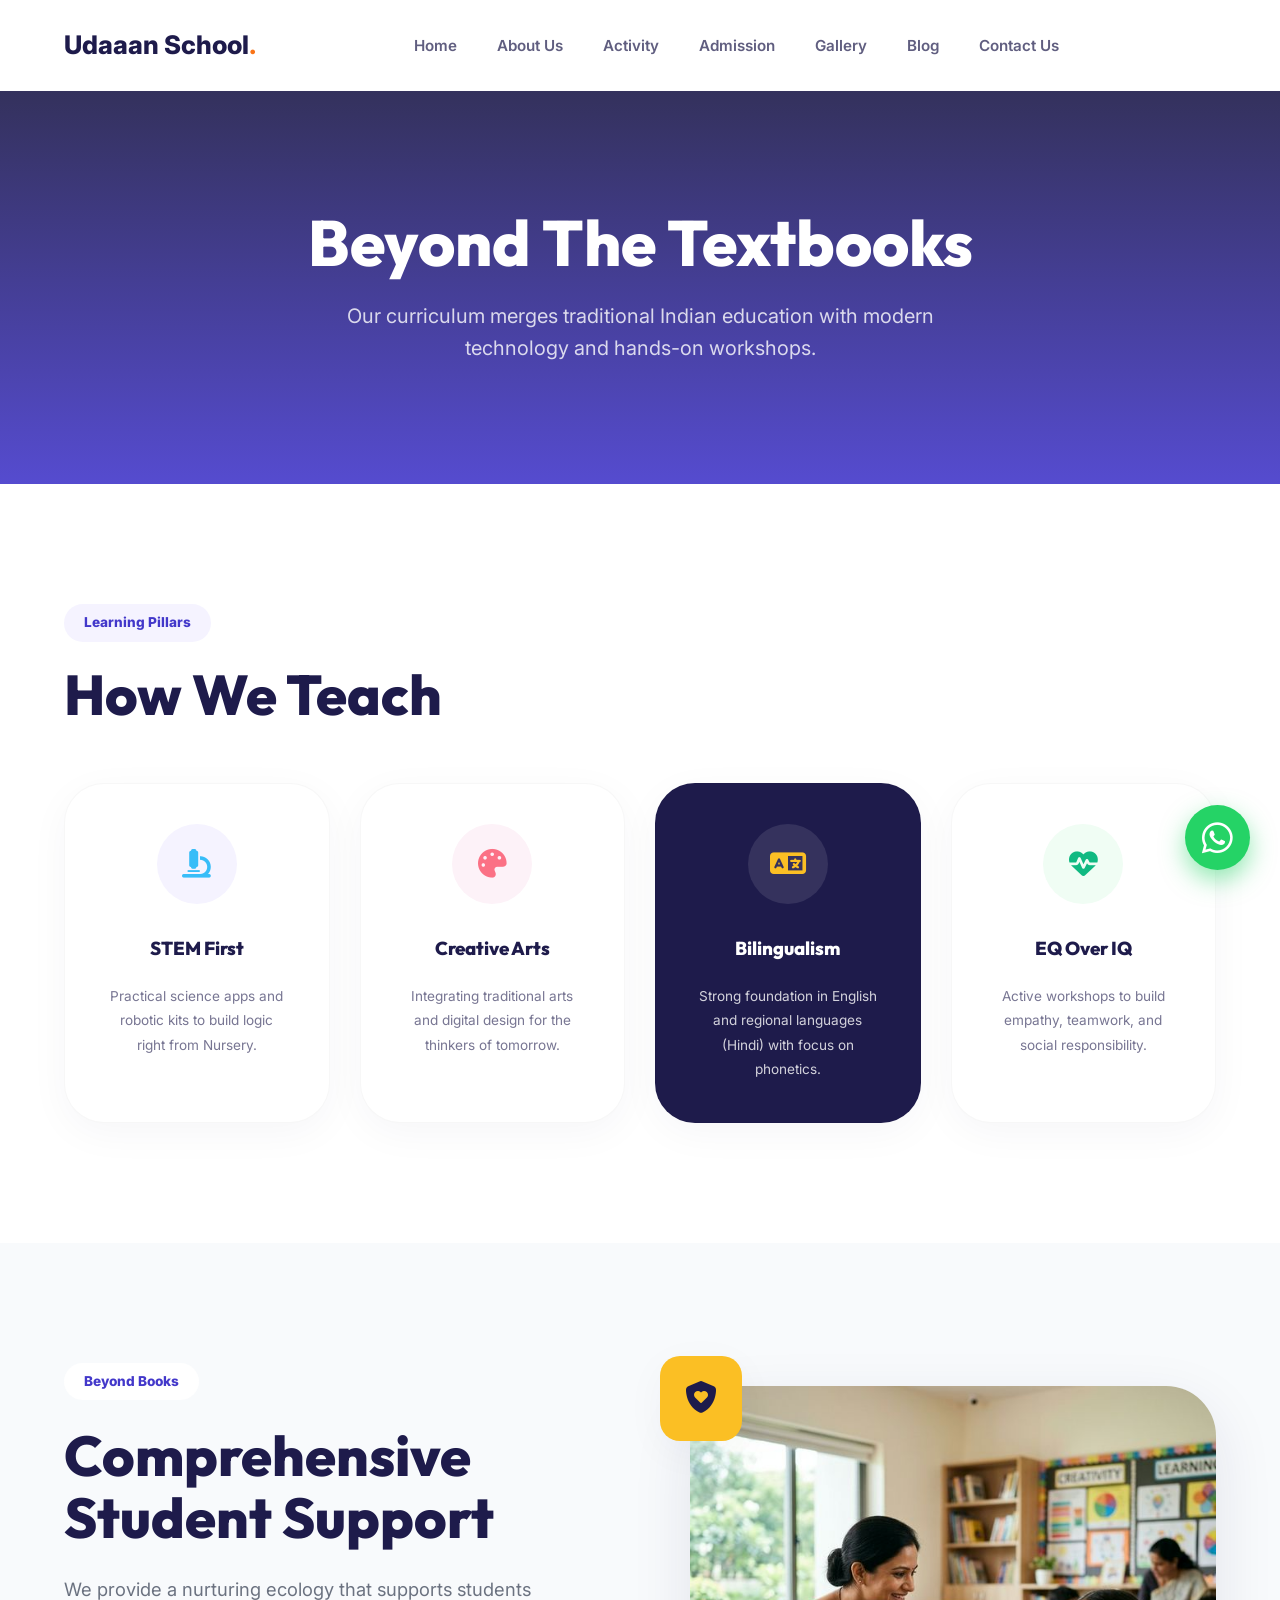
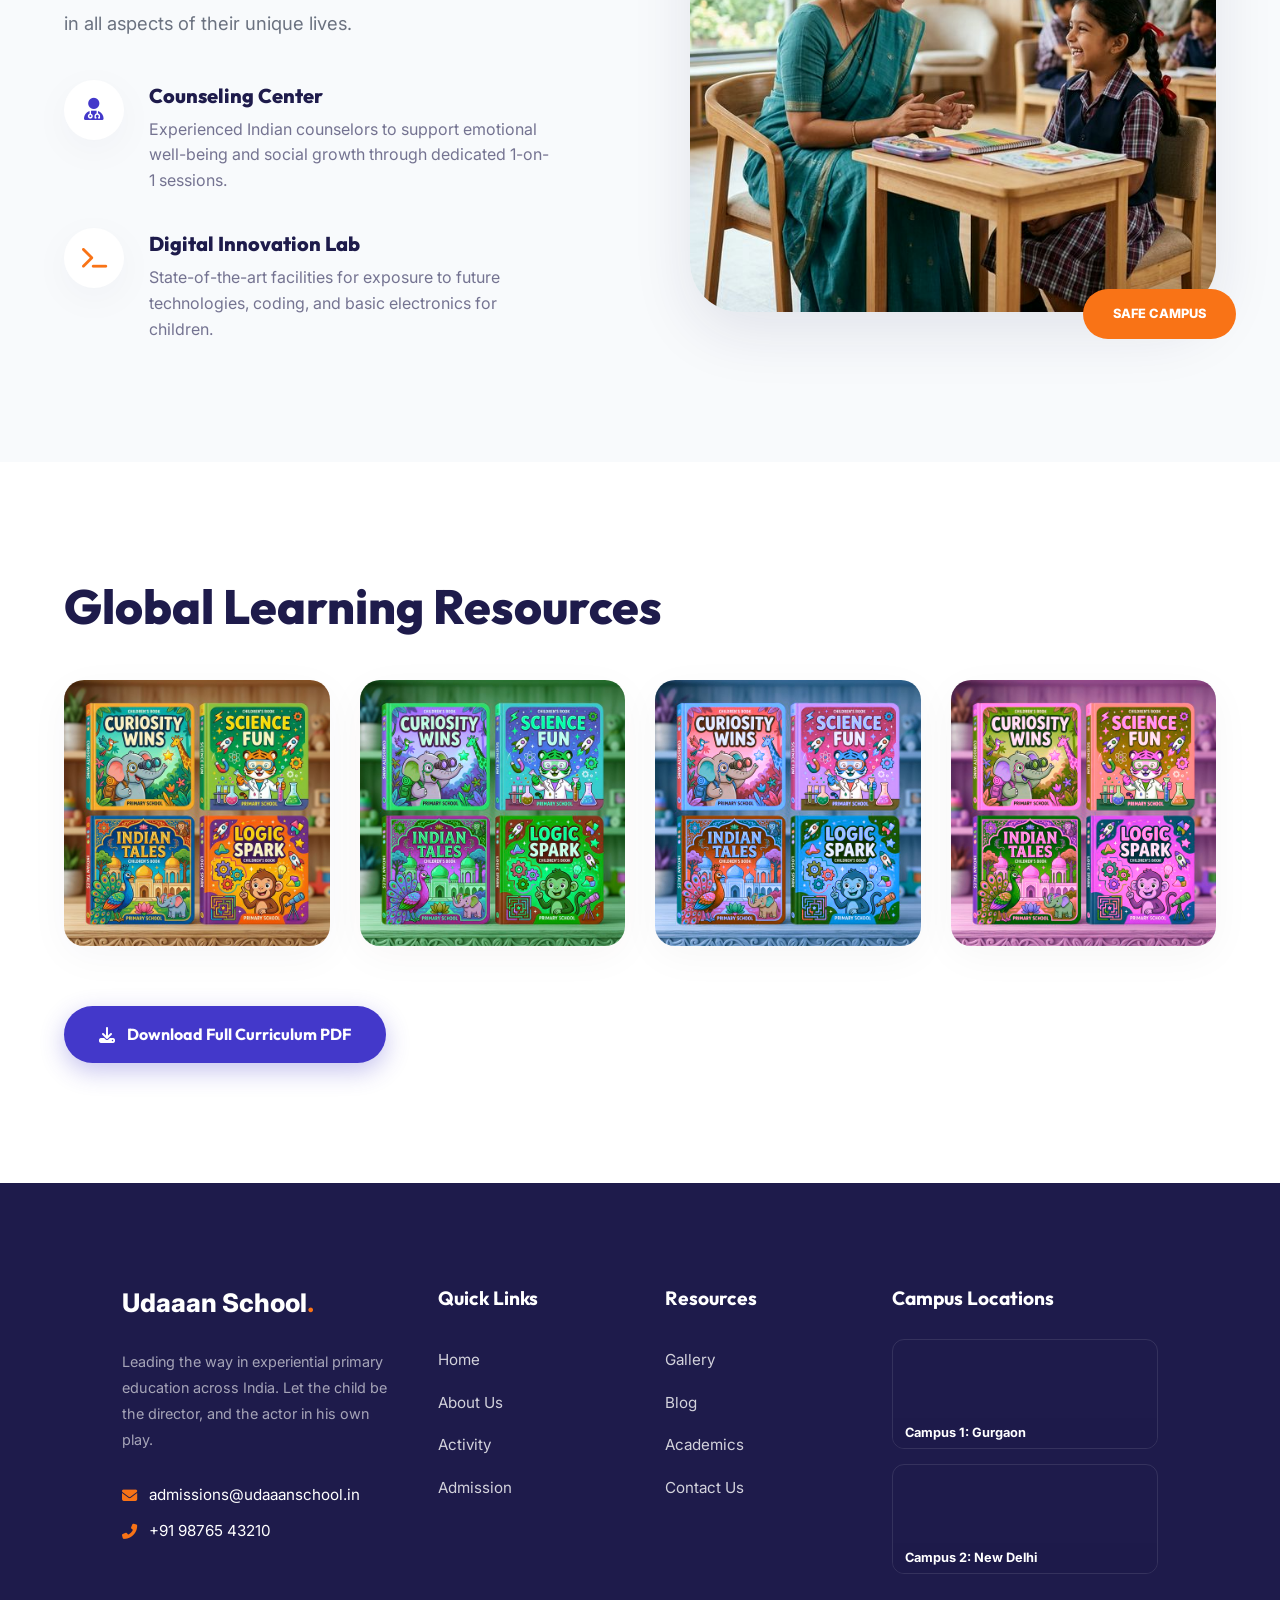
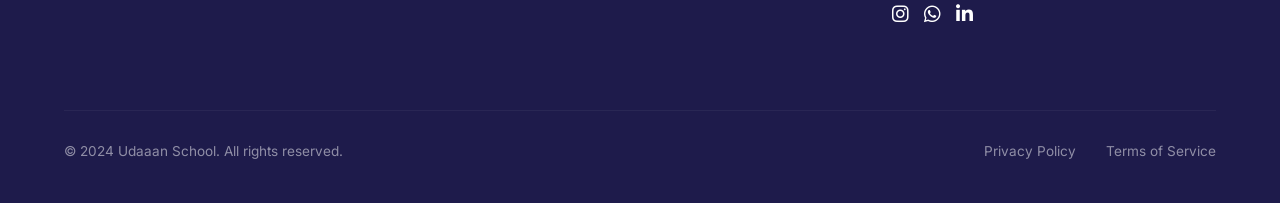
<file: academics.html>
<!DOCTYPE html>
<html lang="en">
<head>
    <meta charset="UTF-8">
    <meta name="viewport" content="width=device-width, initial-scale=1.0">
    <title>Academics & Curriculum | Udaaan School India | Experiential Learning</title>
    <link rel="stylesheet" href="style.css">
    <link rel="stylesheet" href="https://cdnjs.cloudflare.com/ajax/libs/font-awesome/6.4.0/css/all.min.css">
    <style>
        .academics-hero {
            background: linear-gradient(rgba(30, 27, 75, 0.9), rgba(67, 56, 202, 0.9)), url('https://images.unsplash.com/photo-1546410531-bb4caa6b424d?auto=format&fit=crop&w=1200&q=80');
            background-size: cover;
            background-position: center;
            color: var(--white);
            padding: 120px 5%;
            text-align: center;
        }

        .curriculum-card { background: white; padding: 40px; border-radius: 40px; border: 1px solid rgba(0,0,0,0.03); box-shadow: var(--shadow-soft); transition: var(--transition); text-align: center; }
        .curriculum-card:hover { transform: translateY(-10px); box-shadow: var(--shadow-medium); }
        .curriculum-icon { width: 80px; height: 80px; background: var(--secondary-purple); border-radius: 50%; display: flex; align-items: center; justify-content: center; font-size: 1.8rem; color: var(--primary-indigo); margin: 0 auto 30px; }
    </style>
</head>
<body>
    <header id="header-placeholder"></header>

    <div class="academics-hero">
        <h1 class="hero-title" style="color: var(--white); font-size: 4rem;">Beyond The Textbooks</h1>
        <p style="opacity: 0.8; font-size: 1.25rem; max-width: 600px; margin: 0 auto;">Our curriculum merges traditional Indian education with modern technology and hands-on workshops.</p>
    </div>

    <!-- CURRICULUM OVERVIEW -->
    <section>
        <div class="container">
            <div class="text-center mb-60">
                 <span class="section-tag">Learning Pillars</span>
                 <h2 class="hero-title" style="font-size: 3.5rem;">How We Teach</h2>
            </div>
            <div class="grid-4" style="gap: 30px;">
                <div class="curriculum-card reveal">
                    <div class="curriculum-icon"><i class="fas fa-microscope" style="color: #38bdf8;"></i></div>
                    <h3 class="mb-20">STEM First</h3>
                    <p style="opacity: 0.6; font-size: 0.85rem; line-height: 1.8;">Practical science apps and robotic kits to build logic right from Nursery.</p>
                </div>
                <div class="curriculum-card reveal">
                    <div class="curriculum-icon" style="background: #fdf2f8;"><i class="fas fa-palette" style="color: #fb7185;"></i></div>
                    <h3 class="mb-20">Creative Arts</h3>
                    <p style="opacity: 0.6; font-size: 0.85rem; line-height: 1.8;">Integrating traditional arts and digital design for the thinkers of tomorrow.</p>
                </div>
                <div class="curriculum-card reveal" style="background: var(--primary-navy); color: white;">
                    <div class="curriculum-icon" style="background: rgba(255,255,255,0.1);"><i class="fas fa-language" style="color: var(--accent-yellow);"></i></div>
                    <h3 class="mb-20" style="color: white;">Bilingualism</h3>
                    <p style="opacity: 0.8; font-size: 0.85rem; line-height: 1.8;">Strong foundation in English and regional languages (Hindi) with focus on phonetics.</p>
                </div>
                <div class="curriculum-card reveal">
                    <div class="curriculum-icon" style="background: #f0fdf4;"><i class="fas fa-heartbeat" style="color: #10b981;"></i></div>
                    <h3 class="mb-20">EQ Over IQ</h3>
                    <p style="opacity: 0.6; font-size: 0.85rem; line-height: 1.8;">Active workshops to build empathy, teamwork, and social responsibility.</p>
                </div>
            </div>
        </div>
    </section>

    <!-- COMPREHENSIVE STUDENT SUPPORT (THE IMPROVED SECTION) -->
    <section style="background: #f8fafc; overflow: hidden;">
        <div class="container grid-2" style="align-items: center; gap: 100px;">
            <div style="padding-right: 40px;">
                <span class="section-tag" style="background: white;">Beyond Books</span>
                <h2 class="hero-title" style="font-size: 3.5rem; line-height: 1.1; margin-bottom: 25px;">Comprehensive <br>Student Support</h2>
                <p style="font-size: 1.15rem; color: var(--text-muted); line-height: 1.8; margin-bottom: 40px;">We provide a nurturing ecology that supports students in all aspects of their unique lives.</p>
                
                <!-- Support Items with better visuals -->
                <div style="display: flex; gap: 25px; margin-bottom: 35px;" class="reveal">
                    <div style="width: 60px; height: 60px; background: white; border-radius: 50%; display: flex; align-items: center; justify-content: center; font-size: 1.4rem; color: #4338ca; box-shadow: var(--shadow-soft); flex-shrink: 0;"><i class="fas fa-user-md"></i></div>
                    <div>
                        <h4 style="font-size: 1.25rem; margin-bottom: 5px;">Counseling Center</h4>
                        <p style="opacity: 0.6; line-height: 1.6;">Experienced Indian counselors to support emotional well-being and social growth through dedicated 1-on-1 sessions.</p>
                    </div>
                </div>
                
                <div style="display: flex; gap: 25px;" class="reveal">
                    <div style="width: 60px; height: 60px; background: white; border-radius: 50%; display: flex; align-items: center; justify-content: center; font-size: 1.4rem; color: #f97316; box-shadow: var(--shadow-soft); flex-shrink: 0;"><i class="fas fa-terminal"></i></div>
                    <div>
                        <h4 style="font-size: 1.25rem; margin-bottom: 5px;">Digital Innovation Lab</h4>
                        <p style="opacity: 0.6; line-height: 1.6;">State-of-the-art facilities for exposure to future technologies, coding, and basic electronics for children.</p>
                    </div>
                </div>
            </div>
            
            <div style="position: relative;">
                <img src="student_support.png" alt="Student Support" style="width: 100%; border-radius: 50px; box-shadow: var(--shadow-medium);">
                <!-- Decorative Elements -->
                <div style="position: absolute; top: -30px; left: -30px; background: var(--accent-yellow); padding: 25px; border-radius: 20px; box-shadow: var(--shadow-soft);" class="floating">
                    <i class="fas fa-shield-heart" style="font-size: 2rem; color: var(--primary-navy);"></i>
                </div>
                <div style="position: absolute; bottom: -20px; right: -20px; background: var(--accent-orange); color: white; padding: 15px 30px; border-radius: 50px; font-weight: 800; font-size: 0.8rem;">SAFE CAMPUS</div>
            </div>
        </div>
    </section>

    <!-- RESOURCES -->
    <section class="reveal">
        <div class="container text-center">
            <h2 class="hero-title" style="font-size: 3rem; margin-bottom: 50px;">Global Learning Resources</h2>
            <div class="grid-4">
                <img src="books.png" alt="Book" style="width: 100%; border-radius: 20px; box-shadow: var(--shadow-soft);">
                <img src="books.png" alt="Book" style="width: 100%; border-radius: 20px; box-shadow: var(--shadow-soft); filter: hue-rotate(90deg);">
                <img src="books.png" alt="Book" style="width: 100%; border-radius: 20px; box-shadow: var(--shadow-soft); filter: hue-rotate(180deg);">
                <img src="books.png" alt="Book" style="width: 100%; border-radius: 20px; box-shadow: var(--shadow-soft); filter: hue-rotate(270deg);">
            </div>
            <div style="margin-top: 60px;">
                <a href="#" class="btn btn-primary" style="background: var(--primary-indigo);"><i class="fas fa-download"></i> Download Full Curriculum PDF</a>
            </div>
        </div>
    </section>

    <footer id="footer-placeholder"></footer>
    <script src="main.js"></script>
</body>
</html>
</file>
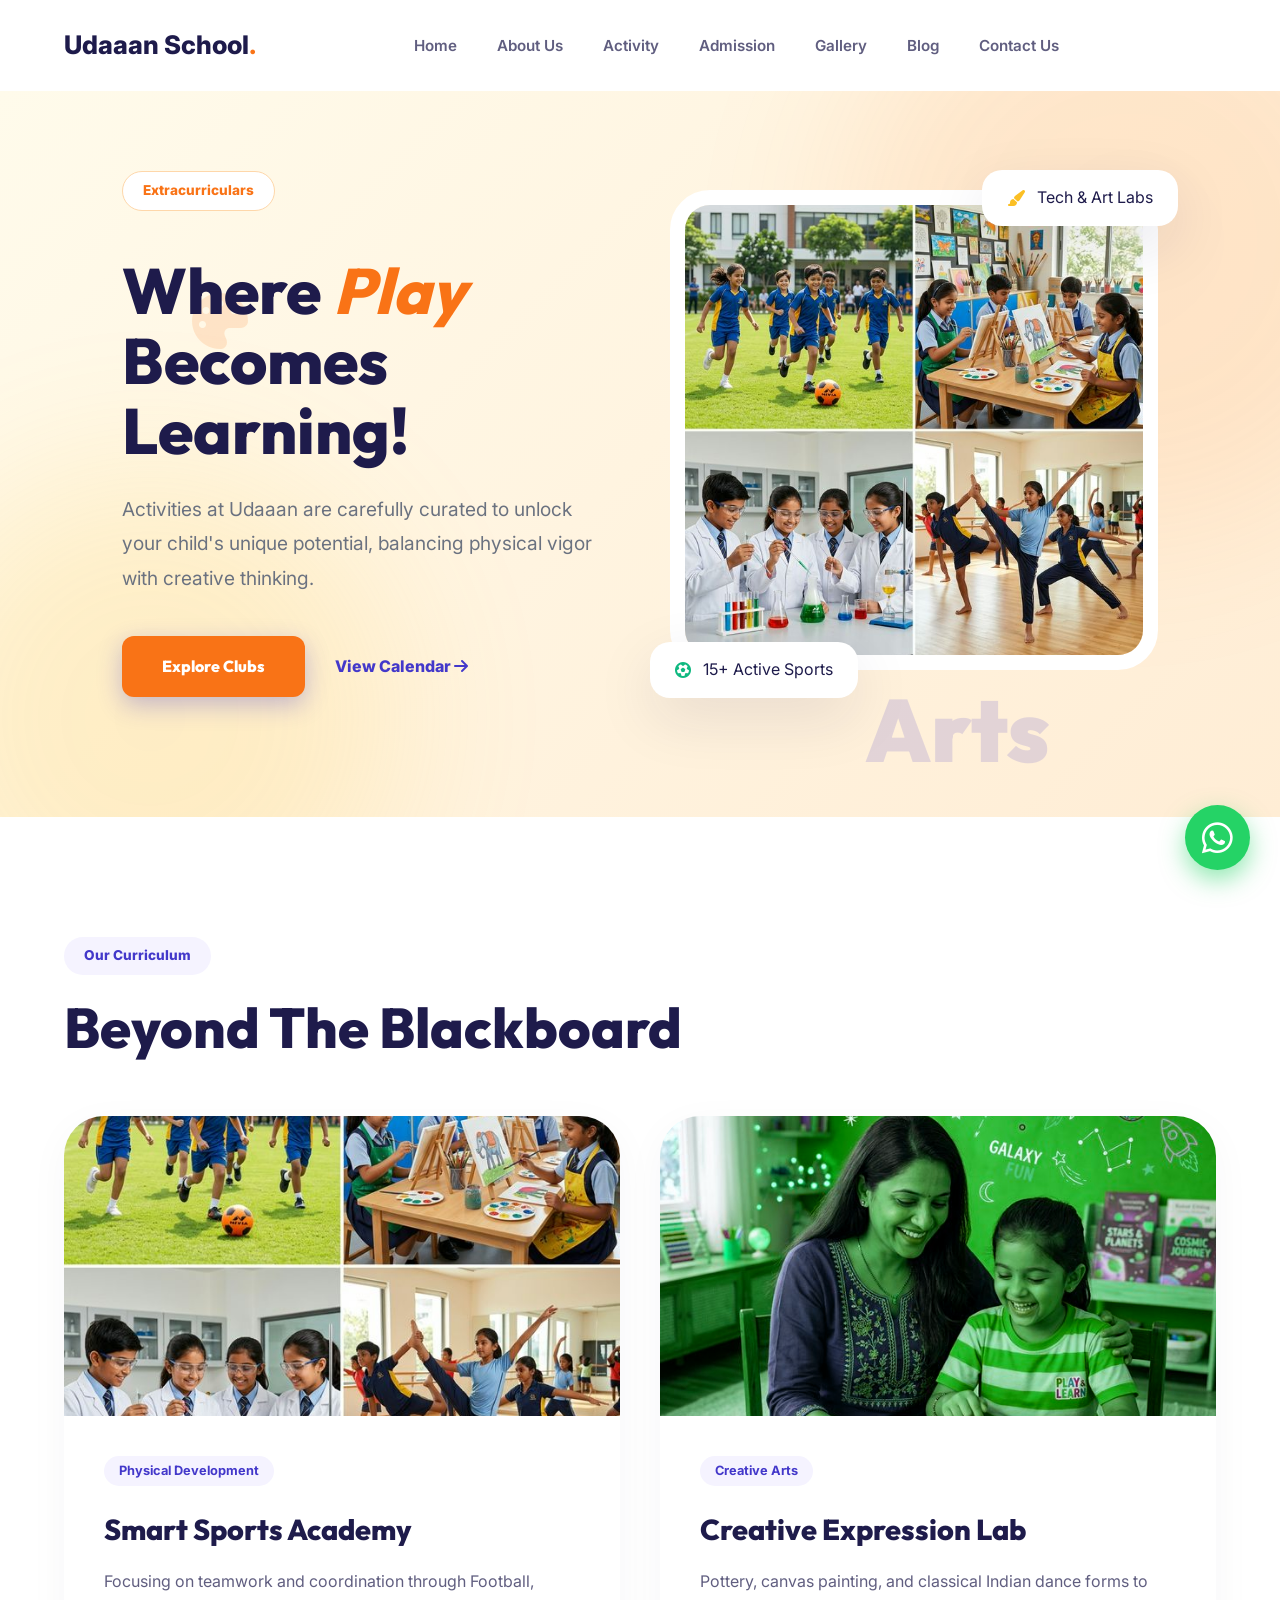
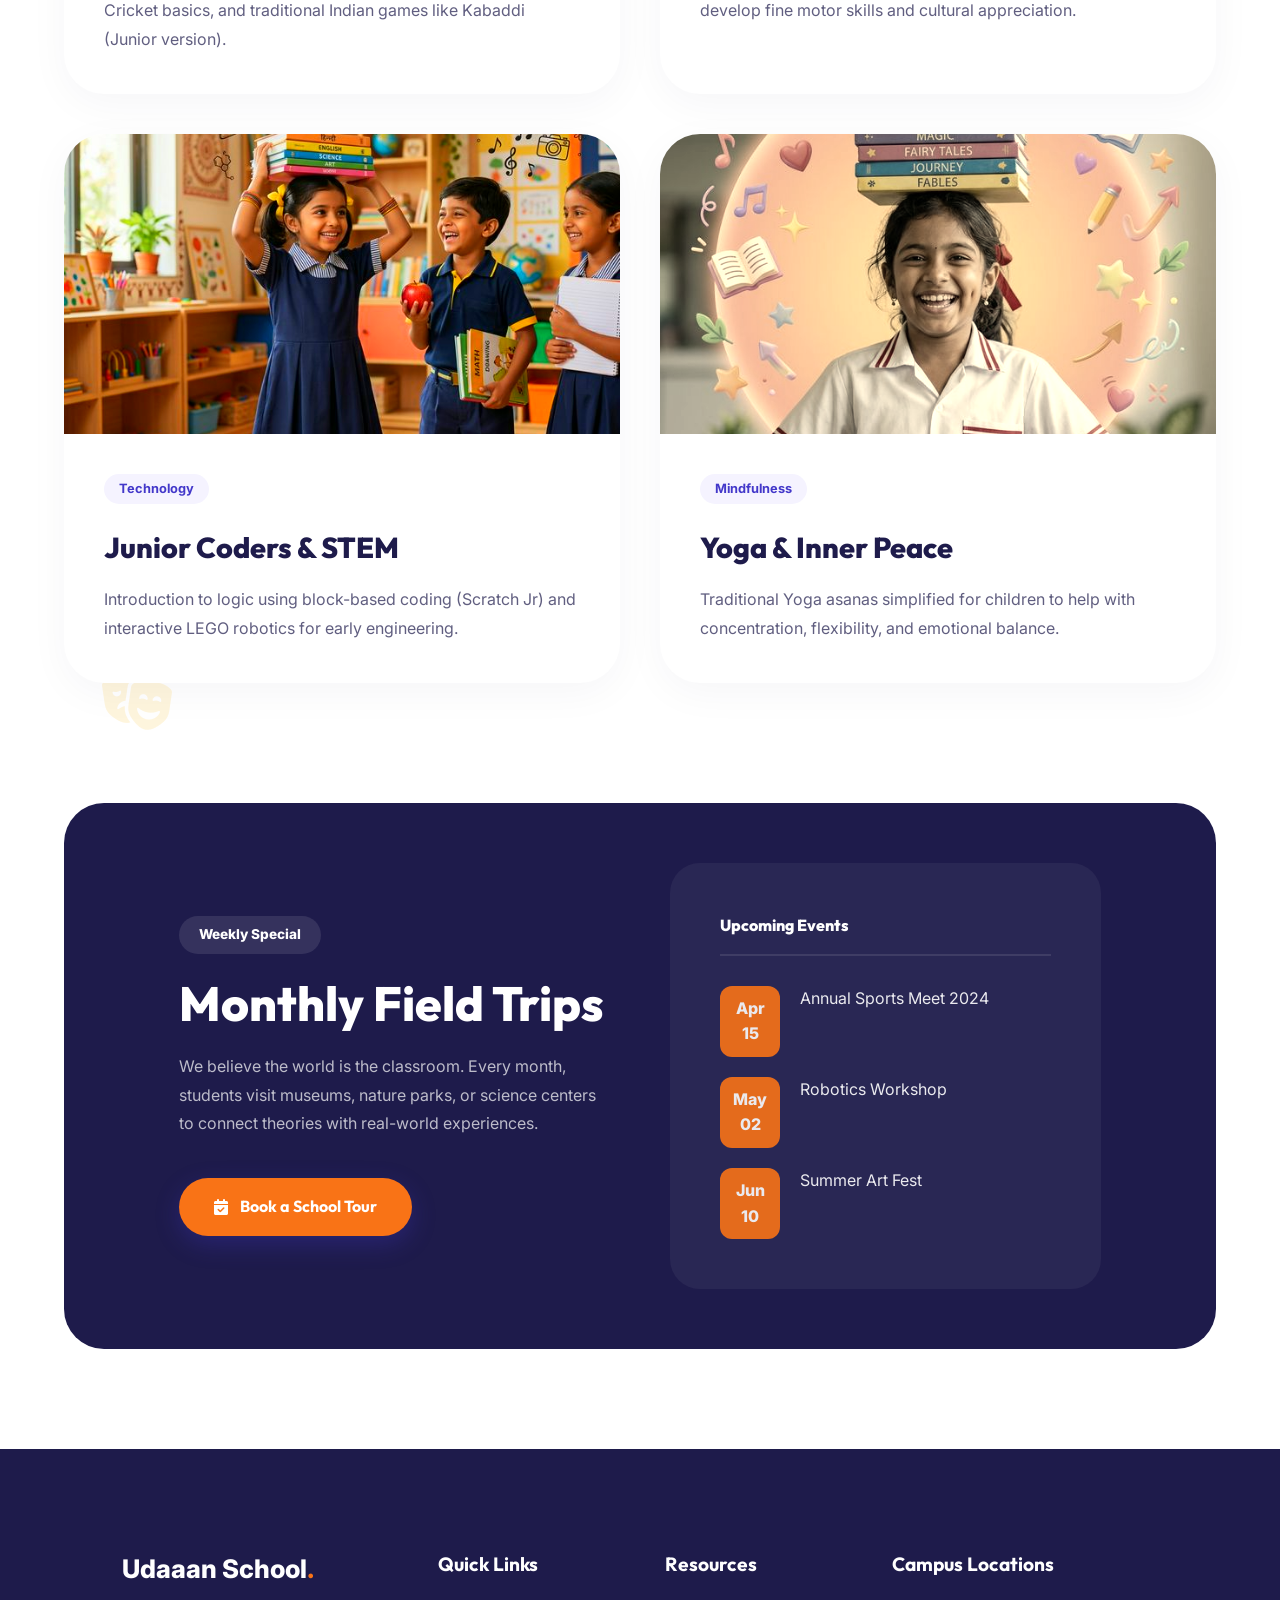
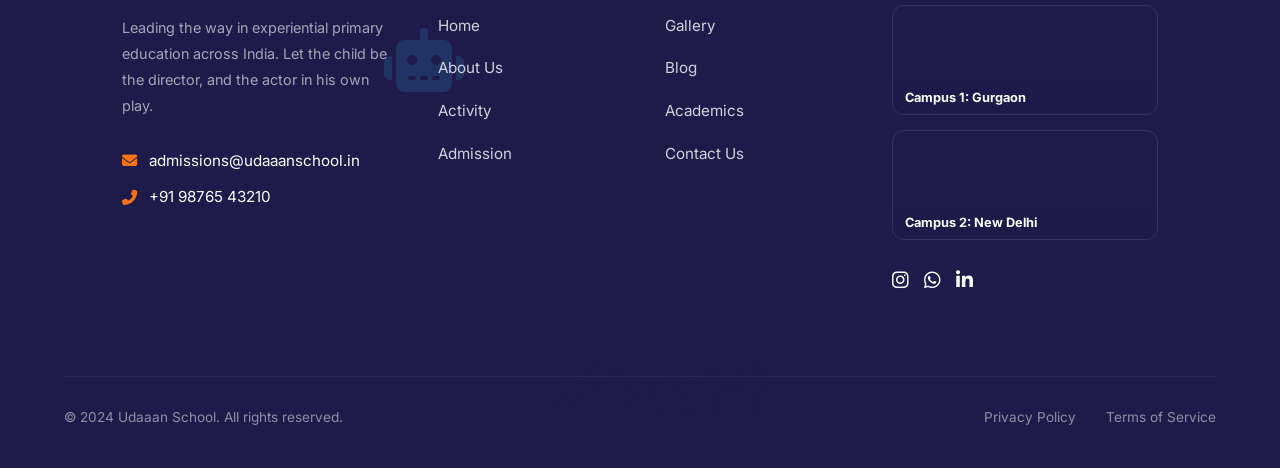
<file: activities.html>
<!DOCTYPE html>
<html lang="en">
<head>
    <meta charset="UTF-8">
    <meta name="viewport" content="width=device-width, initial-scale=1.0">
    <title>School Activities | Udaaan School India | Play-Based Learning</title>
    <link rel="stylesheet" href="style.css">
    <link rel="stylesheet" href="https://cdnjs.cloudflare.com/ajax/libs/font-awesome/6.4.0/css/all.min.css">
    <style>
        /* Refactored activity-hero */

        .activity-grid { display: grid; grid-template-columns: repeat(2, 1fr); gap: 40px; margin-top: 60px; }
        .activity-card { background: white; border-radius: 40px; overflow: hidden; box-shadow: var(--shadow-soft); transition: var(--transition); display: flex; flex-direction: column; }
        .activity-card:hover { transform: translateY(-10px); box-shadow: var(--shadow-medium); }
        .activity-img { height: 300px; width: 100%; object-fit: cover; }
        .activity-content { padding: 40px; }
        .activity-tag { background: var(--secondary-purple); color: var(--primary-indigo); padding: 5px 15px; border-radius: 20px; font-size: 0.8rem; font-weight: 700; display: inline-block; margin-bottom: 20px; }
    </style>
</head>
<body>
    <header id="header-placeholder"></header>

    <!-- GLOBAL FLOATING SCHOOL ELEMENTS (Aesthetic Overlay) -->
    <style>
        body { position: relative; } 
        .global-floating-overlay { position: absolute; top: 0; left: 0; right: 0; bottom: 0; pointer-events: none; z-index: 1; overflow: hidden; }
        .container { position: relative; z-index: 10; }
        @keyframes wander1 { 0% { transform: translate(0, 0) rotate(0deg); } 33% { transform: translate(3vw, -5vh) rotate(15deg); } 66% { transform: translate(-1.5vw, 6vh) rotate(-10deg); } 100% { transform: translate(0, 0) rotate(0deg); } }
        .wander-a { animation: wander1 25s ease-in-out infinite; }
        .f-char { position: absolute; font-family: 'Outfit', sans-serif; font-weight: 900; opacity: 0.15; }
    </style>
    <div class="global-floating-overlay">
        <!-- Spattered across the full height uniquely for the activities page -->
        <i class="fas fa-palette wander-a" style="position: absolute; color: var(--accent-orange); font-size: 3.5rem; opacity: 0.15; top: 8%; left: 15%;"></i>
        <div class="f-char wander-a" style="font-size: 5.5rem; color: var(--primary-indigo); top: 18%; right: 18%;">Arts</div>
        <i class="fas fa-futbol wander-a" style="position: absolute; color: var(--accent-mint); font-size: 4rem; opacity: 0.15; top: 32%; left: 12%;"></i>
        <div class="f-char wander-a" style="font-size: 6rem; color: var(--secondary-purple); top: 48%; right: 25%;">Play</div>
        <i class="fas fa-theater-masks wander-a" style="position: absolute; color: var(--accent-yellow); font-size: 3.5rem; opacity: 0.15; top: 62%; left: 8%;"></i>
        <i class="fas fa-paper-plane wander-a" style="position: absolute; color: var(--accent-orange); font-size: 4.5rem; opacity: 0.15; top: 76%; right: 10%;"></i>
        <i class="fas fa-robot wander-a" style="position: absolute; color: #38bdf8; font-size: 4rem; opacity: 0.15; top: 88%; left: 30%;"></i>
        <div class="f-char wander-a" style="font-size: 5rem; color: var(--primary-navy); top: 96%; right: 40%;">Sport</div>
    </div>

    <!-- REDESIGNED HERO GRID (Replaces Flat Orange Block) -->
    <section class="activity-hero" style="background: linear-gradient(135deg, #fffbeb, #ffedd5); padding: 80px 5% 120px 5%; position: relative; overflow: hidden;">
        <div class="container grid-2" style="align-items: center; gap: 60px; position: relative; z-index: 2;">
            <div style="text-align: left;">
                <span class="section-tag" style="background: white; color: var(--accent-orange); border: 1px solid #fed7aa;">Extracurriculars</span>
                <h1 class="hero-title" style="color: var(--primary-navy); font-size: 4rem; line-height: 1.1; margin-top: 20px;">Where <span style="color: var(--accent-orange);">Play</span> Becomes <br>Learning!</h1>
                <p style="font-size: 1.2rem; margin-top: 25px; color: var(--text-muted); line-height: 1.8;">Activities at Udaaan are carefully curated to unlock your child's unique potential, balancing physical vigor with creative thinking.</p>
                <div style="margin-top: 40px; display: flex; gap: 20px; align-items: center;">
                    <a href="#curriculum" class="btn btn-primary" style="background: var(--accent-orange); padding: 18px 40px; border-radius: 12px; font-weight: 800; color: white;">Explore Clubs</a>
                    <a href="#schedule" style="font-weight: 800; color: var(--primary-indigo); text-decoration: none; padding-left: 10px;">View Calendar <i class="fas fa-arrow-right"></i></a>
                </div>
            </div>
            <div class="hero-images-container floating" style="position: relative; width: 100%;">
                <img src="gallery.png" alt="Students Playing" style="width: 100%; max-height: 480px; object-fit: cover; border-radius: 40px; box-shadow: var(--shadow-heavy); border: 15px solid white;">
                <div class="float-stats stat-badge-1" style="bottom: -20px; left: -20px; background: white; color: var(--primary-navy);"><i class="fas fa-futbol" style="color: var(--accent-mint);"></i> 15+ Active Sports</div>
                <div class="float-stats stat-badge-2" style="top: -20px; right: -20px; background: white; color: var(--primary-navy);"><i class="fas fa-paint-brush" style="color: var(--accent-yellow);"></i> Tech & Art Labs</div>
            </div>
        </div>
        
        <!-- Decorative Ghost Gradients (Background) -->
        <div style="position: absolute; width: 600px; height: 600px; background: var(--accent-orange); opacity: 0.1; border-radius: 50%; top: -150px; right: -150px; filter: blur(80px); z-index: 1;"></div>
        <div style="position: absolute; width: 500px; height: 500px; background: var(--accent-yellow); opacity: 0.15; border-radius: 50%; bottom: -150px; left: -100px; filter: blur(80px); z-index: 1;"></div>
    </section>

    <!-- MAIN ACTIVITIES -->
    <section>
        <div class="container">
            <div class="text-center mb-60">
                 <span class="section-tag" style="background: var(--secondary-purple);">Our Curriculum</span>
                 <h2 class="hero-title" style="font-size: 3.5rem;">Beyond The Blackboard</h2>
            </div>

            <div class="activity-grid">
                <div class="activity-card reveal">
                    <img src="gallery.png" alt="Sports" class="activity-img">
                    <div class="activity-content">
                        <span class="activity-tag">Physical Development</span>
                        <h3 style="font-size: 1.8rem; margin-bottom: 15px;">Smart Sports Academy</h3>
                        <p style="opacity: 0.7; line-height: 1.8;">Focusing on teamwork and coordination through Football, Cricket basics, and traditional Indian games like Kabaddi (Junior version).</p>
                    </div>
                </div>
                <div class="activity-card reveal">
                    <img src="quiz_section.png" alt="Arts" class="activity-img" style="filter: hue-rotate(90deg);">
                    <div class="activity-content">
                        <span class="activity-tag">Creative Arts</span>
                        <h3 style="font-size: 1.8rem; margin-bottom: 15px;">Creative Expression Lab</h3>
                        <p style="opacity: 0.7; line-height: 1.8;">Pottery, canvas painting, and classical Indian dance forms to develop fine motor skills and cultural appreciation.</p>
                    </div>
                </div>
                <!-- 2 more -->
                <div class="activity-card reveal">
                    <img src="hero_main.png" alt="Tech" class="activity-img" style="filter: saturate(1.5);">
                    <div class="activity-content">
                        <span class="activity-tag">Technology</span>
                        <h3 style="font-size: 1.8rem; margin-bottom: 15px;">Junior Coders & STEM</h3>
                        <p style="opacity: 0.7; line-height: 1.8;">Introduction to logic using block-based coding (Scratch Jr) and interactive LEGO robotics for early engineering.</p>
                    </div>
                </div>
                <div class="activity-card reveal">
                    <img src="girl_hero.png" alt="Yoga" class="activity-img" style="filter: sepia(0.5);">
                    <div class="activity-content">
                        <span class="activity-tag">Mindfulness</span>
                        <h3 style="font-size: 1.8rem; margin-bottom: 15px;">Yoga & Inner Peace</h3>
                        <p style="opacity: 0.7; line-height: 1.8;">Traditional Yoga asanas simplified for children to help with concentration, flexibility, and emotional balance.</p>
                    </div>
                </div>
            </div>
        </div>
    </section>

    <!-- HIGHLIGHT SECTION -->
    <section style="background: var(--primary-navy); color: white; padding: 60px 5%; border-radius: 40px; margin: 0 5% 100px; position: relative; z-index: 5;">
        <div class="container grid-2" style="gap: 60px;">
            <div style="flex: 1.2;">
                 <span class="section-tag" style="background: rgba(255,255,255,0.1); color: white;">Weekly Special</span>
                 <h2 class="hero-title" style="font-size: 3rem; color: white;">Monthly Field Trips</h2>
                 <p style="margin-top: 25px; opacity: 0.7; line-height: 1.8;">We believe the world is the classroom. Every month, students visit museums, nature parks, or science centers to connect theories with real-world experiences.</p>
                 <a href="contact.html" class="btn btn-primary" style="margin-top: 40px; background: var(--accent-orange);"><i class="fas fa-calendar-check"></i> Book a School Tour</a>
            </div>
            <div style="flex: 0.8; background: rgba(255,255,255,0.05); padding: 50px; border-radius: 30px;">
                 <h4 style="margin-bottom: 30px; border-bottom: 2px solid rgba(255,255,255,0.1); padding-bottom: 15px;">Upcoming Events</h4>
                 <ul style="opacity: 0.9;">
                    <li class="mb-20" style="display: flex; gap: 20px;"><div style="background: var(--accent-orange); padding: 10px; border-radius: 12px; font-weight: 800; min-width: 60px; text-align: center;">Apr<br>15</div> Annual Sports Meet 2024</li>
                    <li class="mb-20" style="display: flex; gap: 20px;"><div style="background: var(--accent-orange); padding: 10px; border-radius: 12px; font-weight: 800; min-width: 60px; text-align: center;">May<br>02</div> Robotics Workshop</li>
                    <li style="display: flex; gap: 20px;"><div style="background: var(--accent-orange); padding: 10px; border-radius: 12px; font-weight: 800; min-width: 60px; text-align: center;">Jun<br>10</div> Summer Art Fest</li>
                 </ul>
            </div>
        </div>
    </section>

    <footer id="footer-placeholder"></footer>
    <script src="main.js"></script>
</body>
</html>
</file>
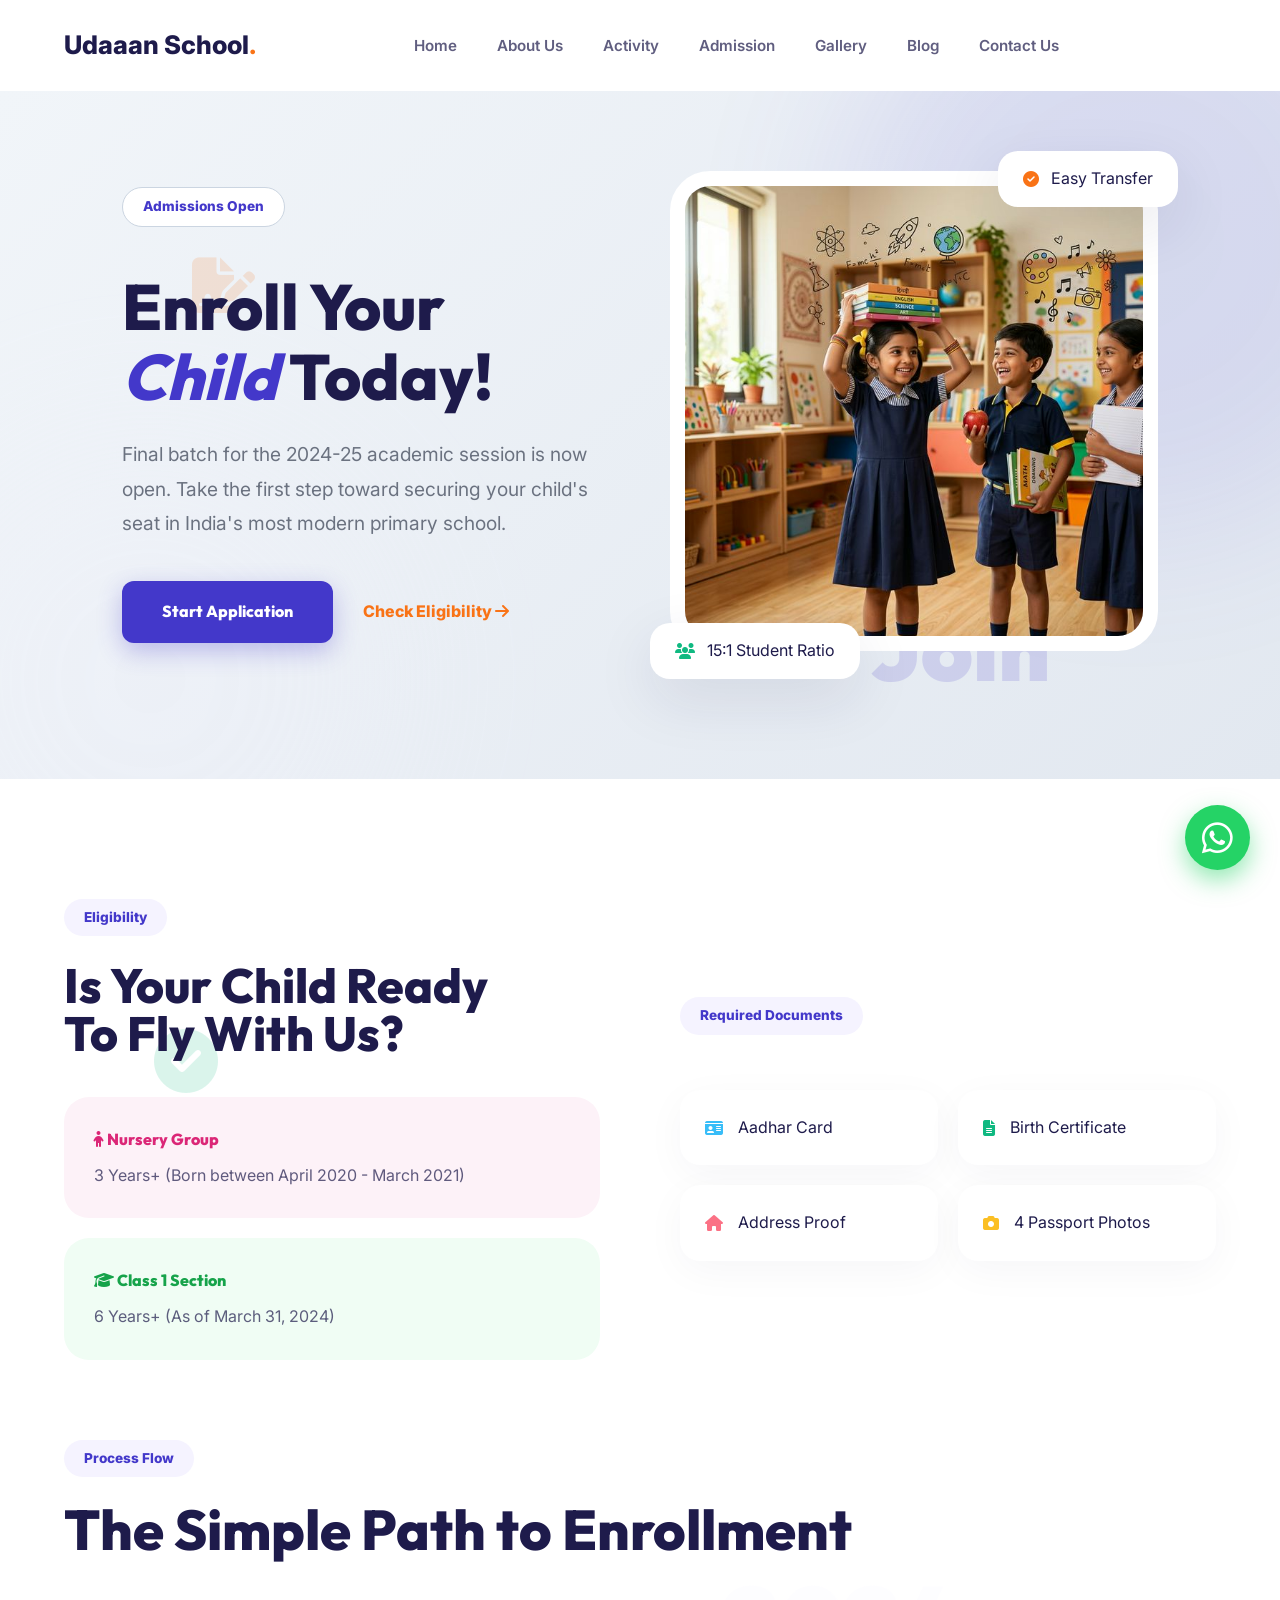
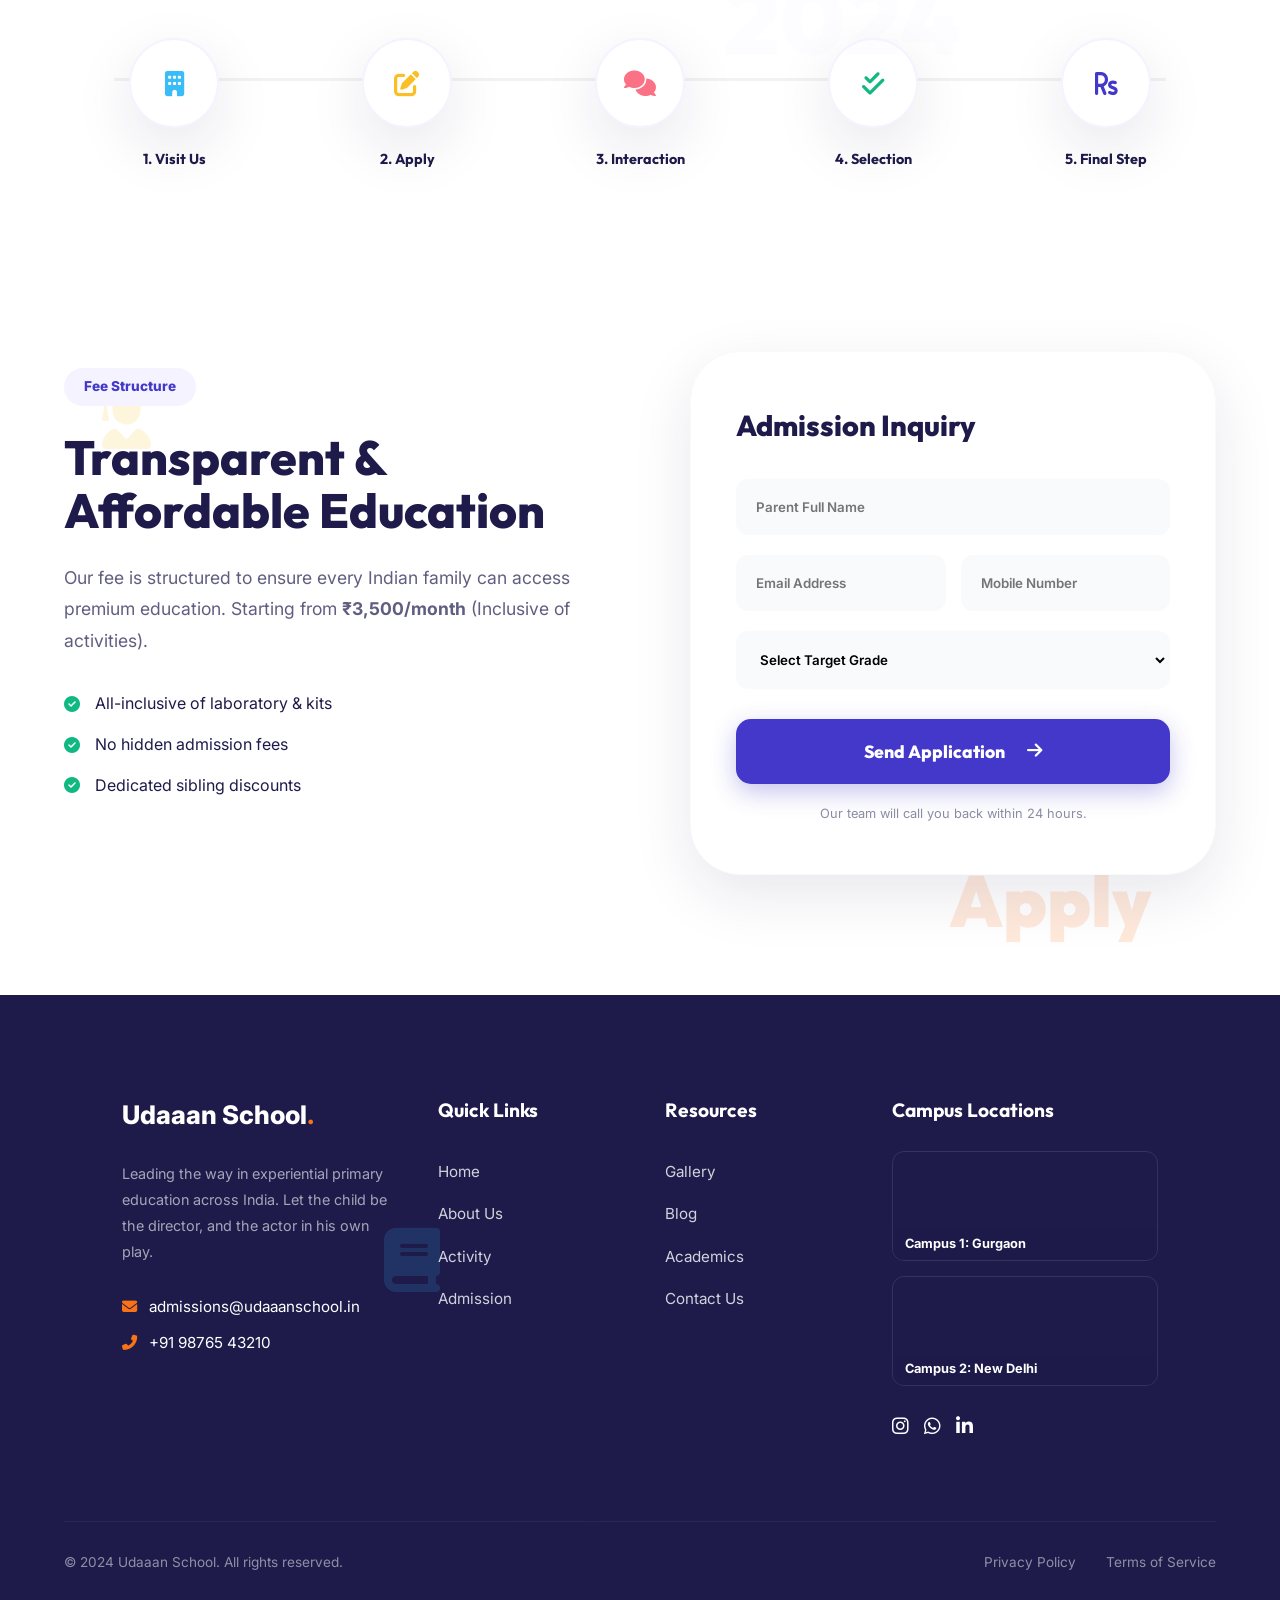
<file: admissions.html>
<!DOCTYPE html>
<html lang="en">
<head>
    <meta charset="UTF-8">
    <meta name="viewport" content="width=device-width, initial-scale=1.0">
    <title>Admissions 2024-25 | Udaaan School India</title>
    <link rel="stylesheet" href="style.css">
    <link rel="stylesheet" href="https://cdnjs.cloudflare.com/ajax/libs/font-awesome/6.4.0/css/all.min.css">
    <style>
        /* Refactored admission-hero */

        /* Flowchart (Admission) */
        .process-flow { display: flex; justify-content: space-between; position: relative; margin-top: 80px; }
        .process-flow::before { content: ''; position: absolute; top: 40px; left: 50px; right: 50px; height: 3px; background: rgba(0,0,0,0.05); z-index: 1; }
        .process-step { text-align: center; width: 140px; position: relative; z-index: 2; }
        .process-step i { width: 90px; height: 90px; background: white; border-radius: 50%; display: flex; align-items: center; justify-content: center; font-size: 1.6rem; color: var(--primary-indigo); border: 2px solid var(--secondary-purple); box-shadow: var(--shadow-medium); margin: 0 auto 20px; transition: var(--transition); }
        .process-step:hover i { transform: scale(1.1); border-color: var(--accent-orange); }

        .form-box { background: white; padding: 60px; border-radius: 40px; box-shadow: var(--shadow-medium); border: 1px solid rgba(0,0,0,0.03); }
        .form-group { margin-bottom: 25px; }
        .form-group label { display: block; font-weight: 700; margin-bottom: 12px; color: var(--primary-navy); }
        .form-group input, .form-group select { width: 100%; padding: 18px 25px; border-radius: 15px; border: 2px solid #f0f0f0; font-family: inherit; font-size: 0.95rem; }
        .form-group input:focus { border-color: var(--primary-indigo); outline: none; }
    </style>
</head>
<body>
    <header id="header-placeholder"></header>

    <!-- GLOBAL FLOATING SCHOOL ELEMENTS (Aesthetic Overlay) -->
    <style>
        body { position: relative; } 
        .global-floating-overlay { position: absolute; top: 0; left: 0; right: 0; bottom: 0; pointer-events: none; z-index: 1; overflow: hidden; }
        .container { position: relative; z-index: 10; }
        @keyframes wander1 { 0% { transform: translate(0, 0) rotate(0deg); } 33% { transform: translate(3vw, -5vh) rotate(15deg); } 66% { transform: translate(-1.5vw, 6vh) rotate(-10deg); } 100% { transform: translate(0, 0) rotate(0deg); } }
        .wander-a { animation: wander1 25s ease-in-out infinite; }
        .f-char { position: absolute; font-family: 'Outfit', sans-serif; font-weight: 900; opacity: 0.15; }
    </style>
    <div class="global-floating-overlay">
        <!-- Spattered fully across the height uniquely for the admissions page -->
        <i class="fas fa-file-signature wander-a" style="position: absolute; color: var(--accent-orange); font-size: 3.5rem; opacity: 0.15; top: 8%; left: 15%;"></i>
        <div class="f-char wander-a" style="font-size: 5.5rem; color: var(--primary-indigo); top: 18%; right: 18%;">Join</div>
        <i class="fas fa-check-circle wander-a" style="position: absolute; color: var(--accent-mint); font-size: 4rem; opacity: 0.15; top: 32%; left: 12%;"></i>
        <div class="f-char wander-a" style="font-size: 6rem; color: var(--secondary-purple); top: 48%; right: 25%;">2024</div>
        <i class="fas fa-user-graduate wander-a" style="position: absolute; color: var(--accent-yellow); font-size: 3.5rem; opacity: 0.15; top: 62%; left: 8%;"></i>
        <div class="f-char wander-a" style="font-size: 4.5rem; color: var(--accent-orange); top: 76%; right: 10%;">Apply</div>
        <i class="fas fa-book wander-a" style="position: absolute; color: #38bdf8; font-size: 4rem; opacity: 0.15; top: 88%; left: 30%;"></i>
        <div class="f-char wander-a" style="font-size: 5rem; color: var(--primary-navy); top: 96%; right: 40%;">Start</div>
    </div>

    <!-- REDESIGNED HERO GRID (Replaces Flat Navy Block) -->
    <section class="admission-hero" style="background: linear-gradient(135deg, #f1f5f9, #e2e8f0); padding: 80px 5% 120px 5%; position: relative; overflow: hidden;">
        <div class="container grid-2" style="align-items: center; gap: 60px; position: relative; z-index: 2;">
            <div style="text-align: left;">
                <span class="section-tag" style="background: white; color: var(--primary-indigo); border: 1px solid #cbd5e1;">Admissions Open</span>
                <h1 class="hero-title" style="color: var(--primary-navy); font-size: 4rem; line-height: 1.1; margin-top: 20px;">Enroll Your <span style="color: var(--primary-indigo);">Child</span> Today!</h1>
                <p style="font-size: 1.2rem; margin-top: 25px; color: var(--text-muted); line-height: 1.8;">Final batch for the 2024-25 academic session is now open. Take the first step toward securing your child's seat in India's most modern primary school.</p>
                <div style="margin-top: 40px; display: flex; gap: 20px; align-items: center;">
                    <a href="#apply" class="btn btn-primary" style="background: var(--primary-indigo); padding: 18px 40px; border-radius: 12px; font-weight: 800; color: white;">Start Application</a>
                    <a href="#eligibility" style="font-weight: 800; color: var(--accent-orange); text-decoration: none; padding-left: 10px;">Check Eligibility <i class="fas fa-arrow-right"></i></a>
                </div>
            </div>
            <div class="hero-images-container floating" style="position: relative; width: 100%;">
                <img src="hero_main.png" alt="Happy Student" style="width: 100%; max-height: 480px; object-fit: cover; border-radius: 40px; box-shadow: var(--shadow-heavy); border: 15px solid white;">
                <div class="float-stats stat-badge-1" style="bottom: -20px; left: -20px; background: white; color: var(--primary-navy);"><i class="fas fa-users" style="color: var(--accent-mint);"></i> 15:1 Student Ratio</div>
                <div class="float-stats stat-badge-2" style="top: -20px; right: -20px; background: white; color: var(--primary-navy);"><i class="fas fa-check-circle" style="color: var(--accent-orange);"></i> Easy Transfer</div>
            </div>
        </div>
        
        <!-- Decorative Ghost Gradients (Background) -->
        <div style="position: absolute; width: 600px; height: 600px; background: var(--primary-indigo); opacity: 0.1; border-radius: 50%; top: -150px; right: -150px; filter: blur(80px); z-index: 1;"></div>
        <div style="position: absolute; width: 500px; height: 500px; background: var(--secondary-purple); opacity: 0.15; border-radius: 50%; bottom: -150px; left: -100px; filter: blur(80px); z-index: 1;"></div>
    </section>

    <!-- ADMISSION CRITERIA -->
    <section style="padding-bottom: 20px;">
        <div class="container grid-2" style="gap: 80px;">
            <div>
                <span class="section-tag">Eligibility</span>
                <h2 class="hero-title" style="font-size: 3rem;">Is Your Child Ready <br>To Fly With Us?</h2>
                <div style="margin-top: 40px;">
                    <div style="background: #fdf2f8; padding: 30px; border-radius: 25px; margin-bottom: 20px;">
                        <h4 style="color: #db2777;"><i class="fas fa-child"></i> Nursery Group</h4>
                        <p style="margin-top: 10px; opacity: 0.7;">3 Years+ (Born between April 2020 - March 2021)</p>
                    </div>
                    <div style="background: #f0fdf4; padding: 30px; border-radius: 25px;">
                        <h4 style="color: #16a34a;"><i class="fas fa-graduation-cap"></i> Class 1 Section</h4>
                        <p style="margin-top: 10px; opacity: 0.7;">6 Years+ (As of March 31, 2024)</p>
                    </div>
                </div>
            </div>
            <div>
                 <span class="section-tag">Required Documents</span>
                 <div style="display: grid; grid-template-columns: 1fr 1fr; gap: 20px; margin-top: 30px;">
                    <div style="background: white; padding: 25px; border-radius: 20px; box-shadow: var(--shadow-soft); display: flex; align-items: center; gap: 15px;"><i class="fas fa-id-card" style="color: #38bdf8;"></i> Aadhar Card</div>
                    <div style="background: white; padding: 25px; border-radius: 20px; box-shadow: var(--shadow-soft); display: flex; align-items: center; gap: 15px;"><i class="fas fa-file-alt" style="color: #10b981;"></i> Birth Certificate</div>
                    <div style="background: white; padding: 25px; border-radius: 20px; box-shadow: var(--shadow-soft); display: flex; align-items: center; gap: 15px;"><i class="fas fa-home" style="color: #fb7185;"></i> Address Proof</div>
                    <div style="background: white; padding: 25px; border-radius: 20px; box-shadow: var(--shadow-soft); display: flex; align-items: center; gap: 15px;"><i class="fas fa-camera" style="color: #fbbf24;"></i> 4 Passport Photos</div>
                 </div>
            </div>
        </div>
    </section>

    <!-- PROCESS FLOW -->
    <section class="reveal" style="background: var(--bg-light); padding-top: 60px; padding-bottom: 60px;">
        <div class="container">
             <div class="text-center mb-60">
                <span class="section-tag">Process Flow</span>
                <h2 class="hero-title" style="font-size: 3.5rem;">The Simple Path to Enrollment</h2>
            </div>
            <div class="process-flow">
                <div class="process-step"><i class="fas fa-building" style="color: #38bdf8;"></i> <h4>1. Visit Us</h4></div>
                <div class="process-step"><i class="fas fa-edit" style="color: #fbbf24;"></i> <h4>2. Apply</h4></div>
                <div class="process-step"><i class="fas fa-comments" style="color: #fb7185;"></i> <h4>3. Interaction</h4></div>
                <div class="process-step"><i class="fas fa-check-double" style="color: #10b981;"></i> <h4>4. Selection</h4></div>
                <div class="process-step"><i class="fas fa-rupee-sign" style="color: #4338ca;"></i> <h4>5. Final Step</h4></div>
            </div>
        </div>
    </section>

    <!-- ADMISSION FORM & FEES (Optimized for Balance) -->
    <section style="background: white;">
        <div class="container grid-2" style="gap: 100px; align-items: center;">
            <div style="padding-bottom: 20px;">
                <span class="section-tag">Fee Structure</span>
                <h2 class="hero-title" style="font-size: 3rem; line-height: 1.1; margin-bottom: 25px;">Transparent & <br>Affordable Education</h2>
                <p style="margin-bottom: 35px; opacity: 0.7; font-size: 1.1rem; line-height: 1.8;">Our fee is structured to ensure every Indian family can access premium education. Starting from <strong>₹3,500/month</strong> (Inclusive of activities).</p>
                
                <div style="margin-bottom: 40px;">
                    <div style="display: flex; align-items: center; gap: 15px; margin-bottom: 15px;"><i class="fas fa-check-circle" style="color: #10b981;"></i> All-inclusive of laboratory & kits</div>
                    <div style="display: flex; align-items: center; gap: 15px; margin-bottom: 15px;"><i class="fas fa-check-circle" style="color: #10b981;"></i> No hidden admission fees</div>
                    <div style="display: flex; align-items: center; gap: 15px;"><i class="fas fa-check-circle" style="color: #10b981;"></i> Dedicated sibling discounts</div>
                </div>
            </div>
            
            <div class="form-box" style="padding: 50px 45px; border-radius: 50px; background: white; border: 1px solid #f8fafc; box-shadow: var(--shadow-medium);">
                <h3 style="margin-bottom: 30px; font-size: 1.8rem; text-align: left;">Admission Inquiry</h3>
                <form id="admissionForm">
                    <div style="margin-bottom: 20px;">
                        <input type="text" placeholder="Parent Full Name" style="width: 100%; padding: 18px; border-radius: 12px; border: 2px solid #f8fafc; background: #f8fafc; font-family: inherit; font-weight: 600;">
                    </div>
                    <div style="display: grid; grid-template-columns: 1fr 1fr; gap: 15px; margin-bottom: 20px;">
                        <input type="email" placeholder="Email Address" style="width: 100%; padding: 18px; border-radius: 12px; border: 2px solid #f8fafc; background: #f8fafc; font-family: inherit; font-weight: 600;">
                        <input type="tel" placeholder="Mobile Number" style="width: 100%; padding: 18px; border-radius: 12px; border: 2px solid #f8fafc; background: #f8fafc; font-family: inherit; font-weight: 600;">
                    </div>
                    <div style="margin-bottom: 30px;">
                        <select style="width: 100%; padding: 18px; border-radius: 12px; border: 2px solid #f8fafc; background: #f8fafc; font-family: inherit; font-weight: 600;">
                            <option value="">Select Target Grade</option>
                            <option>Nursery</option>
                            <option>Kindergarten</option>
                            <option>Grade 1</option>
                            <option>Grade 2</option>
                        </select>
                    </div>
                    <button class="btn btn-primary" style="width: 100%; justify-content: center; height: 65px; border-radius: 15px; font-size: 1.1rem; background: var(--primary-indigo); font-weight: 800; border: none; cursor: pointer;">Send Application <i class="fas fa-arrow-right" style="margin-left: 10px;"></i></button>
                    <p style="text-align: center; margin-top: 20px; font-size: 0.8rem; opacity: 0.5;">Our team will call you back within 24 hours.</p>
                </form>
            </div>
        </div>
    </section>

    <footer id="footer-placeholder"></footer>
    <script src="main.js"></script>
    <script>
        document.getElementById('admissionForm').addEventListener('submit', (e) => {
            e.preventDefault();
            alert('Your request for admission at Udaaan School has been successfully submitted! Our coordinator will call you within 24 hours.');
            e.target.reset();
        });
    </script>
</body>
</html>
</file>
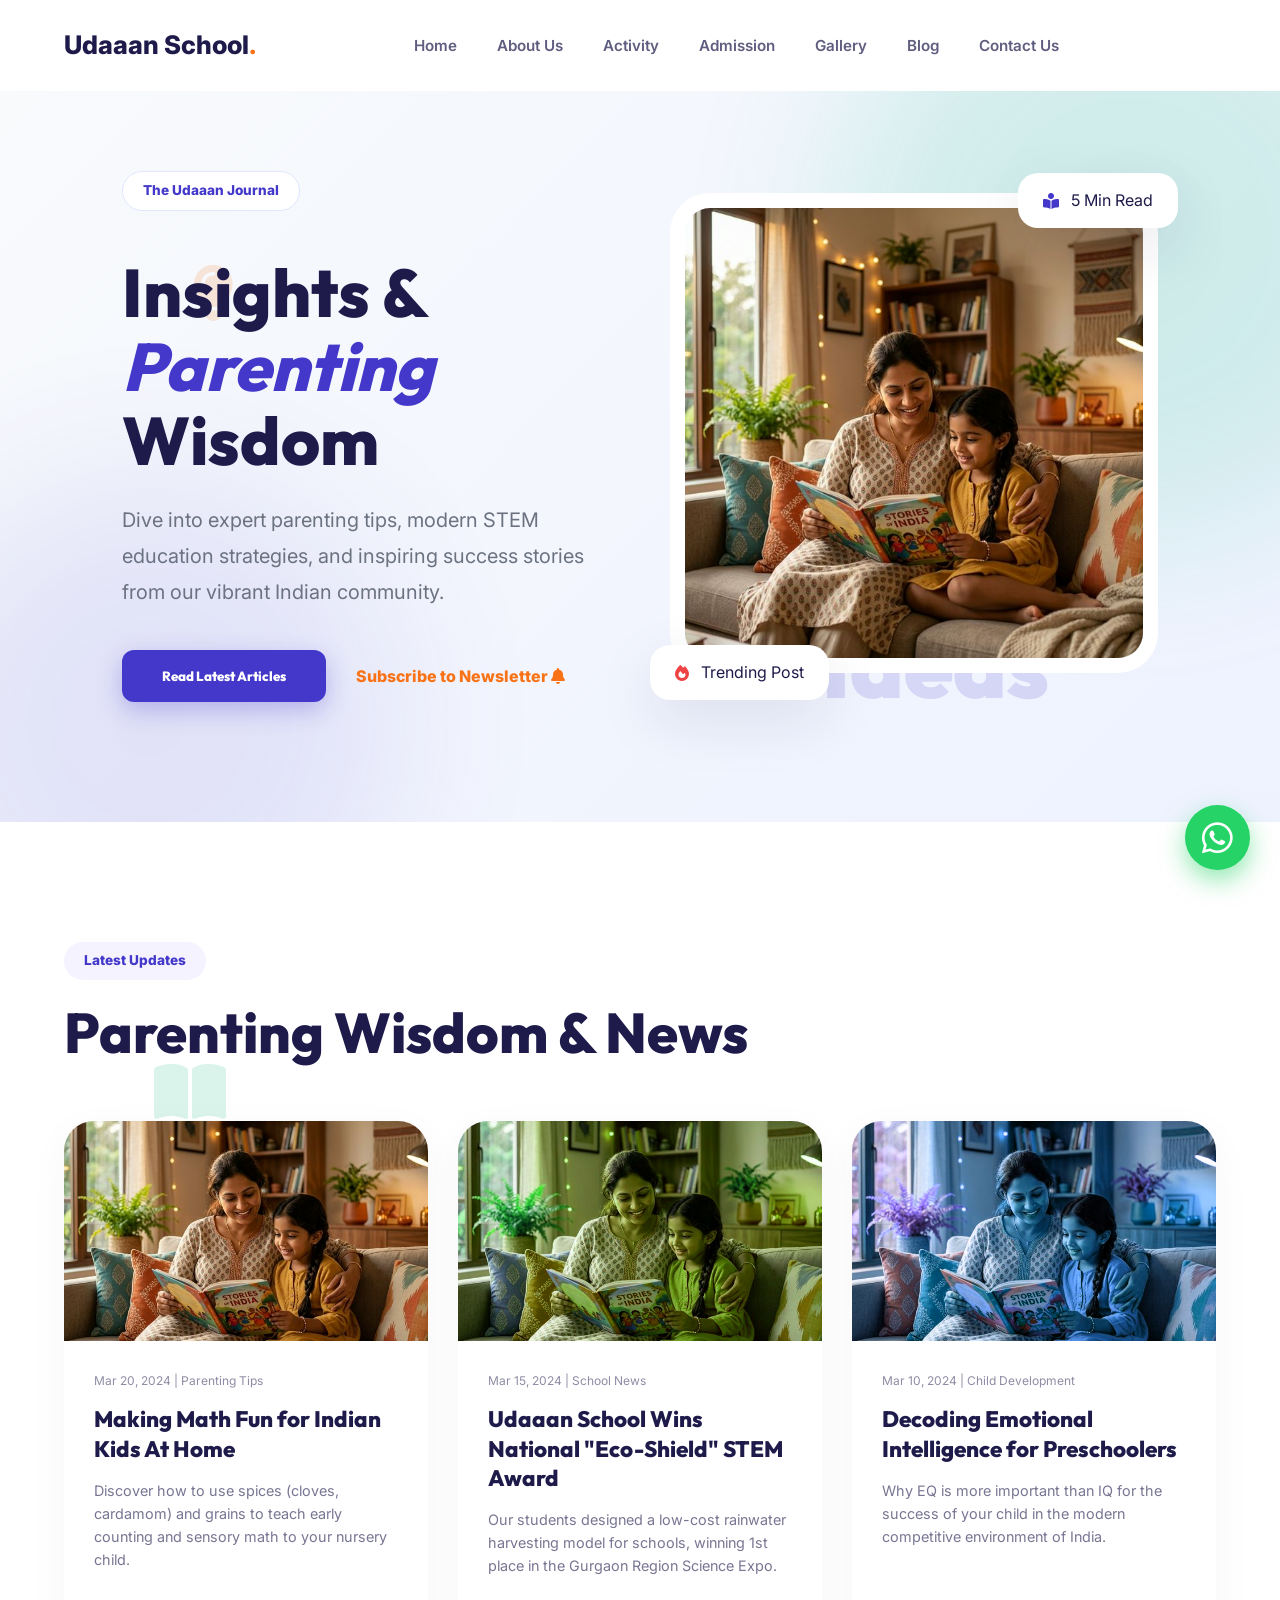
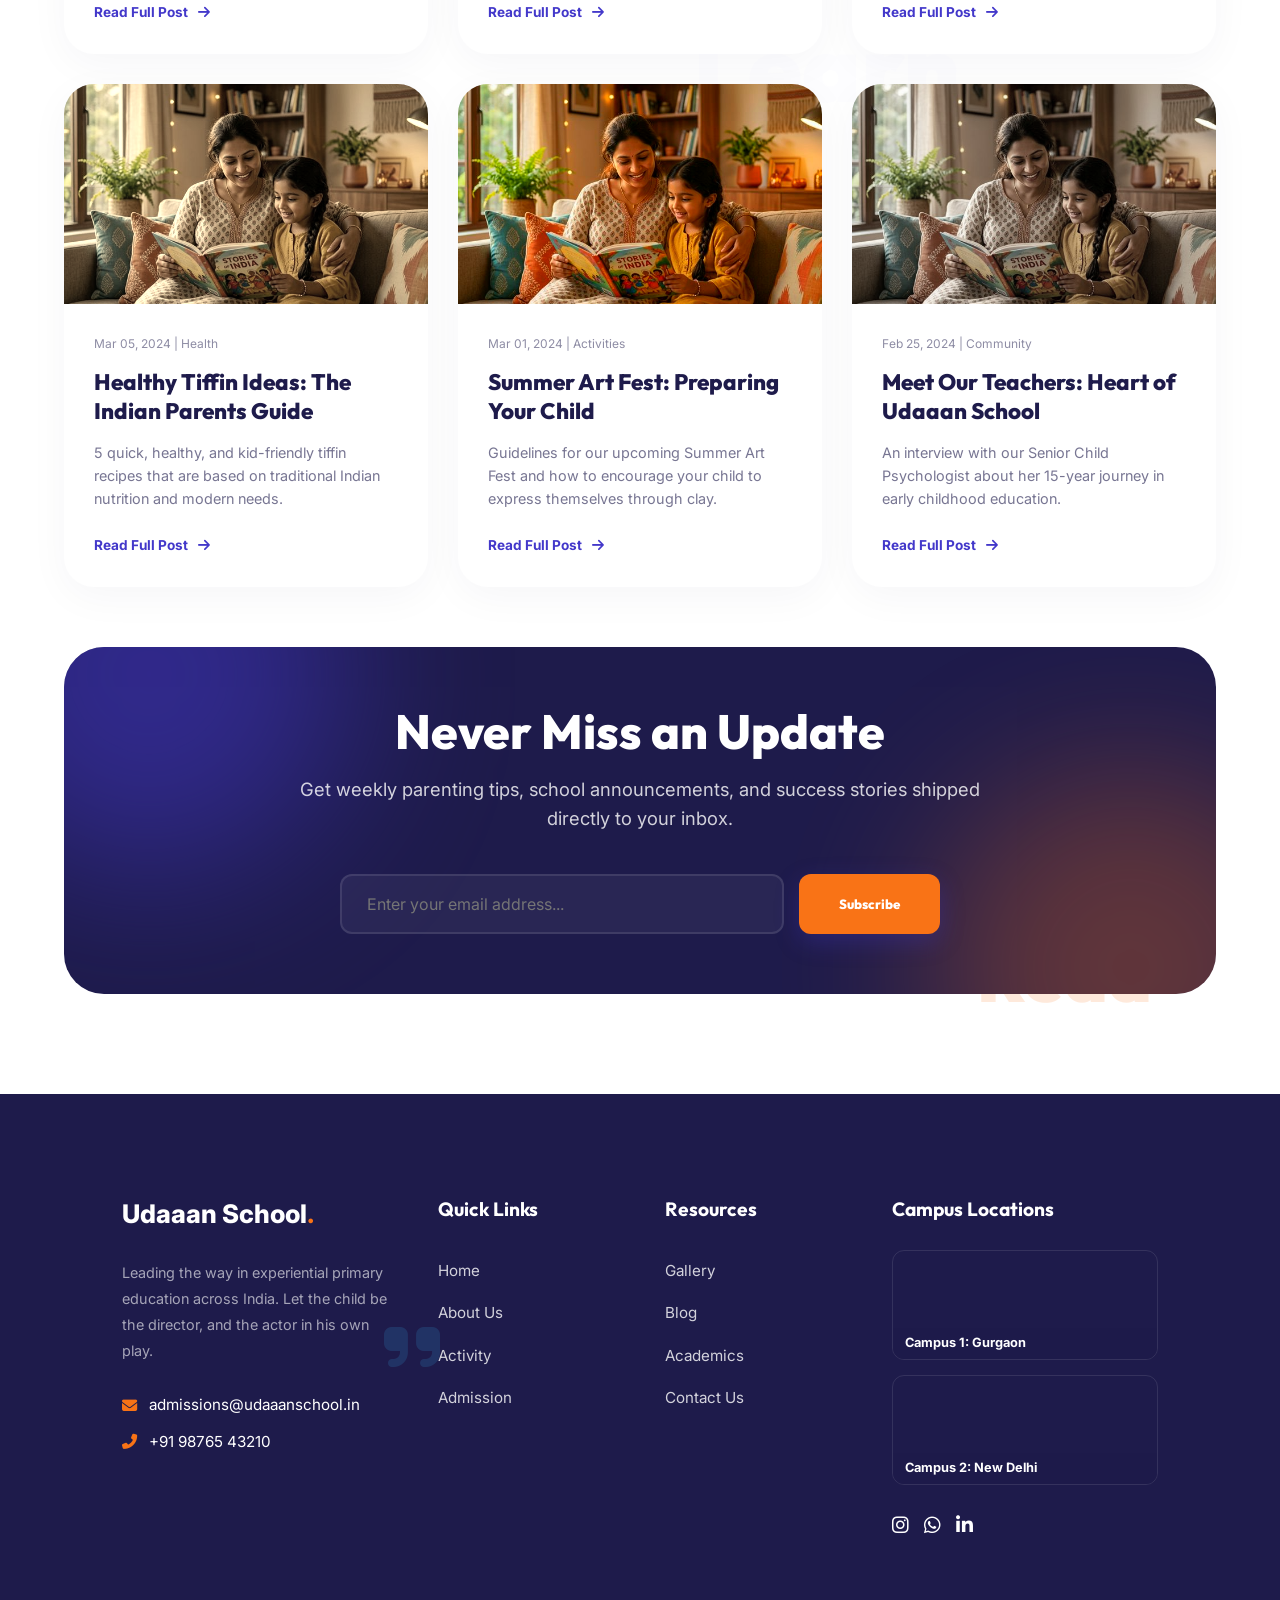
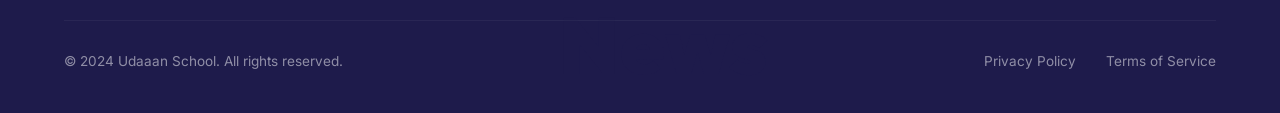
<file: blog.html>
<!DOCTYPE html>
<html lang="en">
<head>
    <meta charset="UTF-8">
    <meta name="viewport" content="width=device-width, initial-scale=1.0">
    <title>Latest Blog & News | Udaaan School India | Parenting Wisdom</title>
    <meta name="description" content="Read our latest insights on parenting, STEM education, and school updates. Helping Gurgaon parents raise happy, healthy kids.">
    <meta name="keywords" content="health tips for kids, math for preschoolers, parenting Gurgaon, school news">
    <meta name="author" content="Udaaan School Parent Hub">
    
    <!-- Open Graph / Facebook -->
    <meta property="og:type" content="article">
    <meta property="og:title" content="Latest Blog & News | Udaaan School India">
    <meta property="og:description" content="Expert parenting tips and primary school success stories.">
    <meta property="og:image" content="blog_post.png">
    <link rel="stylesheet" href="style.css">
    <link rel="stylesheet" href="https://cdnjs.cloudflare.com/ajax/libs/font-awesome/6.4.0/css/all.min.css">
    <style>
        /* Refactored blog-hero */

        .blog-grid { display: grid; grid-template-columns: repeat(3, 1fr); gap: 30px; margin-top: 60px; }
        .blog-card { background: white; border-radius: 30px; overflow: hidden; box-shadow: var(--shadow-soft); transition: var(--transition); height: 100%; display: flex; flex-direction: column; }
        .blog-card:hover { transform: translateY(-10px); box-shadow: var(--shadow-medium); }
        .blog-img { height: 220px; width: 100%; object-fit: cover; }
        .blog-content { padding: 30px; flex-grow: 1; display: flex; flex-direction: column; }
        .blog-meta { font-size: 0.75rem; opacity: 0.5; margin-bottom: 15px; display: block; }
        .blog-card h3 { font-size: 1.4rem; line-height: 1.3; margin-bottom: 15px; }
        .blog-card p { opacity: 0.6; font-size: 0.9rem; line-height: 1.6; margin-bottom: 25px; }
        .read-more { font-weight: 700; color: var(--primary-indigo); font-size: 0.85rem; margin-top: auto; display: inline-flex; align-items: center; gap: 10px; }
    </style>
</head>
<body>
    <header id="header-placeholder"></header>

    <!-- GLOBAL FLOATING SCHOOL ELEMENTS (Aesthetic Overlay) -->
    <style>
        body { position: relative; } 
        .global-floating-overlay { position: absolute; top: 0; left: 0; right: 0; bottom: 0; pointer-events: none; z-index: 1; overflow: hidden; }
        .container { position: relative; z-index: 10; }
        @keyframes wander1 { 0% { transform: translate(0, 0) rotate(0deg); } 33% { transform: translate(3vw, -5vh) rotate(15deg); } 66% { transform: translate(-1.5vw, 6vh) rotate(-10deg); } 100% { transform: translate(0, 0) rotate(0deg); } }
        .wander-a { animation: wander1 25s ease-in-out infinite; }
        .f-char { position: absolute; font-family: 'Outfit', sans-serif; font-weight: 900; opacity: 0.15; }
    </style>
    <div class="global-floating-overlay">
        <!-- Spattered fully across the height uniquely for the blog page -->
        <i class="fas fa-lightbulb wander-a" style="position: absolute; color: var(--accent-orange); font-size: 3.5rem; opacity: 0.15; top: 8%; left: 15%;"></i>
        <div class="f-char wander-a" style="font-size: 5.5rem; color: var(--primary-indigo); top: 18%; right: 18%;">Ideas</div>
        <i class="fas fa-book-open wander-a" style="position: absolute; color: var(--accent-mint); font-size: 4rem; opacity: 0.15; top: 32%; left: 12%;"></i>
        <div class="f-char wander-a" style="font-size: 6rem; color: var(--secondary-purple); top: 48%; right: 25%;">Learn</div>
        <i class="fas fa-pen-fancy wander-a" style="position: absolute; color: var(--accent-yellow); font-size: 3.5rem; opacity: 0.15; top: 62%; left: 8%;"></i>
        <div class="f-char wander-a" style="font-size: 4.5rem; color: var(--accent-orange); top: 76%; right: 10%;">Read</div>
        <i class="fas fa-quote-right wander-a" style="position: absolute; color: #38bdf8; font-size: 4rem; opacity: 0.15; top: 88%; left: 30%;"></i>
        <div class="f-char wander-a" style="font-size: 5rem; color: var(--primary-navy); top: 96%; right: 40%;">News</div>
    </div>

    <!-- REDESIGNED HERO GRID (Replaces Flat Navy Block) -->
    <section class="blog-hero" style="background: linear-gradient(135deg, #f8fafc, #eef2ff); padding: 80px 5% 120px 5%; position: relative; overflow: hidden;">
        <div class="container grid-2" style="align-items: center; gap: 60px; position: relative; z-index: 2;">
            <div style="text-align: left;">
                <span class="section-tag" style="background: white; color: var(--primary-indigo); border: 1px solid #e0e7ff;">The Udaaan Journal</span>
                <h1 class="hero-title" style="color: var(--primary-navy); font-size: 4.2rem; line-height: 1.1; margin-top: 20px;">Insights & <br><span style="color: var(--primary-indigo);">Parenting</span> Wisdom</h1>
                <p style="font-size: 1.25rem; margin-top: 25px; color: var(--text-muted); line-height: 1.8;">Dive into expert parenting tips, modern STEM education strategies, and inspiring success stories from our vibrant Indian community.</p>
                <div style="margin-top: 40px; display: flex; gap: 20px; align-items: center;">
                    <button class="btn btn-primary" style="background: var(--primary-indigo); padding: 18px 40px; border-radius: 12px; font-weight: 800; color: white; border: none; cursor: pointer;" onclick="document.querySelector('.blog-grid').scrollIntoView({behavior: 'smooth'})">Read Latest Articles</button>
                    <a href="#subscribe" style="font-weight: 800; color: var(--accent-orange); text-decoration: none; padding-left: 10px;">Subscribe to Newsletter <i class="fas fa-bell"></i></a>
                </div>
            </div>
            <div class="hero-images-container floating" style="position: relative; width: 100%;">
                <img src="blog_post.png" alt="Featured Article" style="width: 100%; max-height: 480px; object-fit: cover; border-radius: 40px; box-shadow: var(--shadow-heavy); border: 15px solid white;">
                <div class="float-stats stat-badge-1" style="bottom: -20px; left: -20px; background: white; color: var(--primary-navy);"><i class="fas fa-fire" style="color: #ef4444;"></i> Trending Post</div>
                <div class="float-stats stat-badge-2" style="top: -20px; right: -20px; background: white; color: var(--primary-navy);"><i class="fas fa-book-reader" style="color: var(--primary-indigo);"></i> 5 Min Read</div>
            </div>
        </div>
        
        <!-- Decorative Ghost Gradients (Background) -->
        <div style="position: absolute; width: 600px; height: 600px; background: var(--accent-mint); opacity: 0.15; border-radius: 50%; top: -150px; right: -150px; filter: blur(80px); z-index: 1;"></div>
        <div style="position: absolute; width: 500px; height: 500px; background: var(--primary-indigo); opacity: 0.1; border-radius: 50%; bottom: -150px; left: -100px; filter: blur(80px); z-index: 1;"></div>
    </section>

    <!-- MAIN BLOGS -->
    <section style="padding-bottom: 40px;">
        <div class="container">
            <div class="text-center mb-60">
                 <span class="section-tag" style="background: var(--secondary-purple);">Latest Updates</span>
                 <h2 class="hero-title" style="font-size: 3.5rem;">Parenting Wisdom & News</h2>
            </div>

            <div class="blog-grid">
                <div class="blog-card reveal" onclick="window.location.href='making-math-fun-for-indian-kids-at-home.html';" style="cursor: pointer;">
                    <img src="blog_post.png" alt="Math" class="blog-img">
                    <div class="blog-content">
                        <span class="blog-meta">Mar 20, 2024 | Parenting Tips</span>
                        <h3>Making Math Fun for Indian Kids At Home</h3>
                        <p>Discover how to use spices (cloves, cardamom) and grains to teach early counting and sensory math to your nursery child.</p>
                        <a href="making-math-fun-for-indian-kids-at-home.html" class="read-more">Read Full Post <i class="fas fa-arrow-right"></i></a>
                    </div>
                </div>
                <div class="blog-card reveal" onclick="window.location.href='udaaan-school-wins-national-eco-shield-stem-award.html';" style="cursor: pointer;">
                    <img src="blog_post.png" alt="STEM" class="blog-img" style="filter: hue-rotate(45deg);">
                    <div class="blog-content">
                        <span class="blog-meta">Mar 15, 2024 | School News</span>
                        <h3>Udaaan School Wins National "Eco-Shield" STEM Award</h3>
                        <p>Our students designed a low-cost rainwater harvesting model for schools, winning 1st place in the Gurgaon Region Science Expo.</p>
                        <a href="udaaan-school-wins-national-eco-shield-stem-award.html" class="read-more">Read Full Post <i class="fas fa-arrow-right"></i></a>
                    </div>
                </div>
                <!-- More -->
                <div class="blog-card reveal" onclick="window.location.href='decoding-emotional-intelligence-for-preschoolers.html';" style="cursor: pointer;">
                    <img src="blog_post.png" alt="Emotional" class="blog-img" style="filter: hue-rotate(180deg);">
                    <div class="blog-content">
                        <span class="blog-meta">Mar 10, 2024 | Child Development</span>
                        <h3>Decoding Emotional Intelligence for Preschoolers</h3>
                        <p>Why EQ is more important than IQ for the success of your child in the modern competitive environment of India.</p>
                        <a href="decoding-emotional-intelligence-for-preschoolers.html" class="read-more">Read Full Post <i class="fas fa-arrow-right"></i></a>
                    </div>
                </div>
                <div class="blog-card reveal" onclick="window.location.href='healthy-tiffin-ideas-the-indian-parents-guide.html';" style="cursor: pointer;">
                    <img src="blog_post.png" alt="Nutrition" class="blog-img" style="filter: sepia(0.5);">
                    <div class="blog-content">
                        <span class="blog-meta">Mar 05, 2024 | Health</span>
                        <h3>Healthy Tiffin Ideas: The Indian Parents Guide</h3>
                        <p>5 quick, healthy, and kid-friendly tiffin recipes that are based on traditional Indian nutrition and modern needs.</p>
                        <a href="healthy-tiffin-ideas-the-indian-parents-guide.html" class="read-more">Read Full Post <i class="fas fa-arrow-right"></i></a>
                    </div>
                </div>
                 <div class="blog-card reveal" onclick="window.location.href='summer-art-fest-preparing-your-child.html';" style="cursor: pointer;">
                    <img src="blog_post.png" alt="Activity" class="blog-img" style="filter: saturate(1.5);">
                    <div class="blog-content">
                        <span class="blog-meta">Mar 01, 2024 | Activities</span>
                        <h3>Summer Art Fest: Preparing Your Child</h3>
                        <p>Guidelines for our upcoming Summer Art Fest and how to encourage your child to express themselves through clay.</p>
                        <a href="summer-art-fest-preparing-your-child.html" class="read-more">Read Full Post <i class="fas fa-arrow-right"></i></a>
                    </div>
                </div>
                 <div class="blog-card reveal" onclick="window.location.href='meet-our-teachers-heart-of-udaaan-school.html';" style="cursor: pointer;">
                    <img src="blog_post.png" alt="Success" class="blog-img" style="filter: grayscale(0.5);">
                    <div class="blog-content">
                        <span class="blog-meta">Feb 25, 2024 | Community</span>
                        <h3>Meet Our Teachers: Heart of Udaaan School</h3>
                        <p>An interview with our Senior Child Psychologist about her 15-year journey in early childhood education.</p>
                        <a href="meet-our-teachers-heart-of-udaaan-school.html" class="read-more">Read Full Post <i class="fas fa-arrow-right"></i></a>
                    </div>
                </div>
            </div>
        </div>
    </section>

    <!-- SUBSCRIBE CTA (Premium) -->
    <section class="reveal" style="background: var(--primary-navy); color: white; padding: 60px 40px; text-align: center; border-radius: 40px; margin: 20px 5% 100px; position: relative; overflow: hidden; z-index: 5;">
        <div style="position: absolute; top: -50%; left: -10%; width: 400px; height: 400px; background: var(--primary-indigo); filter: blur(80px); opacity: 0.5; border-radius: 50%;"></div>
        <div style="position: absolute; bottom: -50%; right: -10%; width: 400px; height: 400px; background: var(--accent-orange); filter: blur(80px); opacity: 0.3; border-radius: 50%;"></div>
        
        <div class="container" style="position: relative; z-index: 2; max-width: 800px; margin: 0 auto;">
             <h2 class="hero-title" style="font-size: 3rem; margin-bottom: 20px; color: white;">Never Miss an Update</h2>
             <p style="font-size: 1.15rem; margin-bottom: 40px; opacity: 0.8; line-height: 1.6;">Get weekly parenting tips, school announcements, and success stories shipped directly to your inbox.</p>
             <form style="display: flex; gap: 15px; max-width: 600px; margin: 0 auto; flex-wrap: wrap;">
                <input type="email" placeholder="Enter your email address..." required style="flex: 1; min-width: 250px; padding: 18px 25px; border-radius: 12px; border: 2px solid rgba(255,255,255,0.1); background: rgba(255,255,255,0.05); color: white; font-family: inherit; font-size: 1rem; outline: none;">
                <button class="btn btn-primary" style="background: var(--accent-orange); border-radius: 12px; padding: 18px 40px; font-weight: 800; border: none; cursor: pointer; color: white;">Subscribe</button>
             </form>
        </div>
    </section>

    <footer id="footer-placeholder"></footer>
    <script src="main.js"></script>
</body>
</html>
</file>
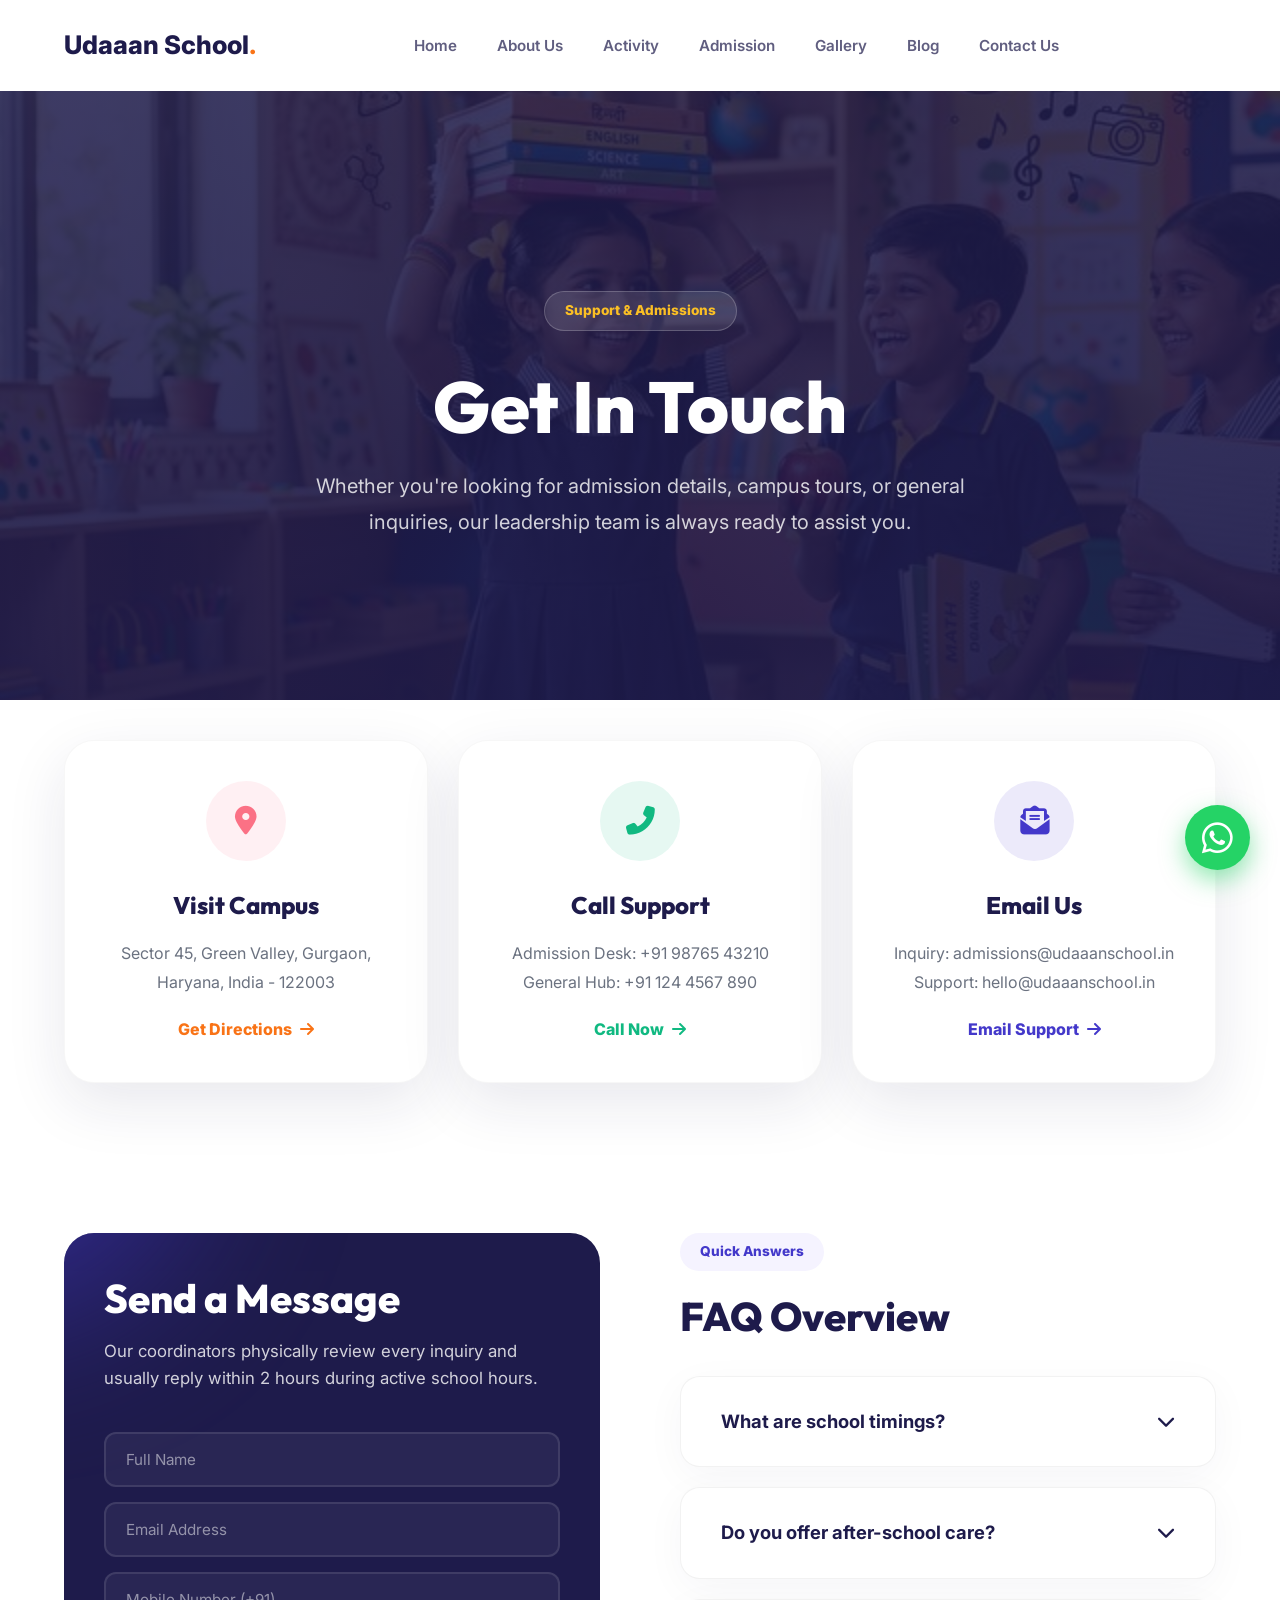
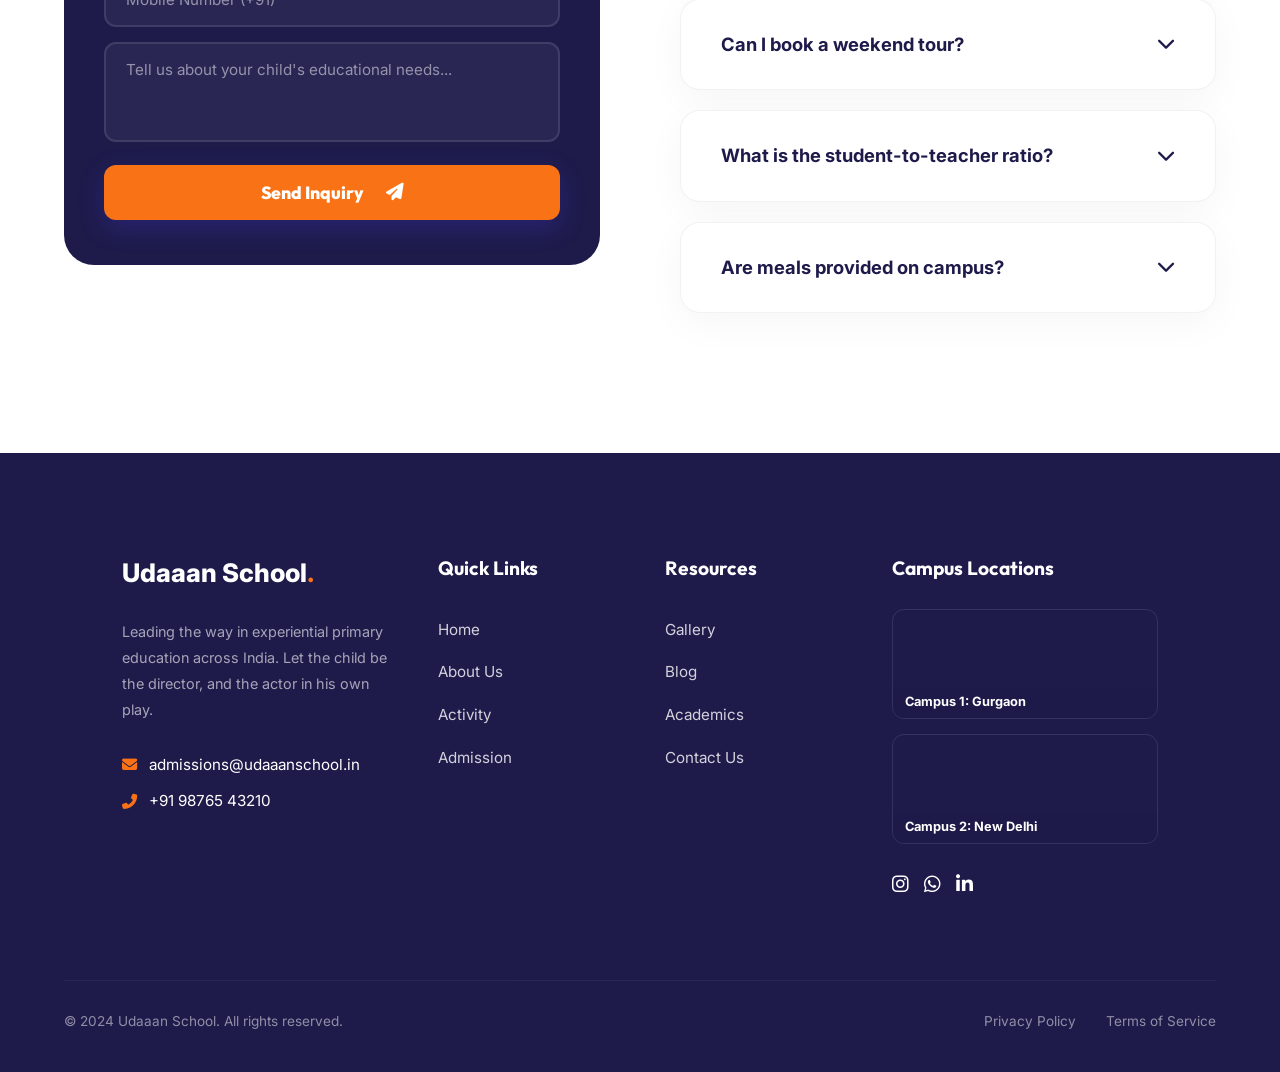
<file: contact.html>
<!DOCTYPE html>
<html lang="en">
<head>
    <meta charset="UTF-8">
    <meta name="viewport" content="width=device-width, initial-scale=1.0">
    <title>Contact Us | Udaaan School India | Visit Our Campus Today</title>
    <link rel="stylesheet" href="style.css">
    <link rel="stylesheet" href="https://cdnjs.cloudflare.com/ajax/libs/font-awesome/6.4.0/css/all.min.css">
    <style>
        .contact-hero {
            background: linear-gradient(rgba(30, 27, 75, 0.85), rgba(30, 27, 75, 0.95)), url('hero_main.png');
            background-size: cover;
            background-position: center;
            background-attachment: fixed;
            padding: 200px 5% 160px;
            text-align: center;
            position: relative;
            color: white;
        }


        
        .contact-cards-container { margin-top: -80px; position: relative; z-index: 10; margin-bottom: 10px; }

        .contact-info-card { background: white; padding: 40px; border-radius: 30px; border: 1px solid rgba(0,0,0,0.03); box-shadow: var(--shadow-medium); transition: var(--transition); text-align: center; height: 100%; }
        .contact-info-card:hover { transform: translateY(-10px); box-shadow: var(--shadow-large); }
        .contact-icon { width: 80px; height: 80px; background: var(--secondary-purple); border-radius: 50%; display: flex; align-items: center; justify-content: center; font-size: 1.8rem; color: var(--primary-indigo); margin: 0 auto 25px; }

        .form-box { background: var(--primary-navy); color: white; padding: 45px 40px; border-radius: 30px; box-shadow: var(--shadow-large); position: relative; overflow: hidden; }
        .form-box::before { content: ''; position: absolute; top: -50%; left: -50%; width: 400px; height: 400px; background: var(--primary-indigo); filter: blur(80px); opacity: 0.5; border-radius: 50%; z-index: 0; }
        .form-input { position: relative; z-index: 1; width: 100%; padding: 16px 20px; border-radius: 12px; border: 2px solid rgba(255,255,255,0.1); background: rgba(255,255,255,0.05); color: white; font-family: inherit; font-size: 0.95rem; margin-bottom: 15px; transition: 0.3s; }
        .form-input::placeholder { color: rgba(255,255,255,0.5); }
        .form-input:focus { border-color: var(--accent-orange); outline: none; background: rgba(255,255,255,0.1); }



        /* FAQ Accordion */
        .faq-item { background: white; border-radius: 20px; margin-bottom: 20px; overflow: hidden; border: 1px solid rgba(0,0,0,0.05); box-shadow: var(--shadow-soft); }
        .faq-header { padding: 30px 40px; cursor: pointer; display: flex; justify-content: space-between; align-items: center; font-weight: 700; font-size: 1.15rem; color: var(--primary-navy); transition: var(--transition); }
        .faq-body { padding: 0 40px; max-height: 0; transition: all 0.4s ease; opacity: 0; font-size: 1.05rem; line-height: 1.8; color: var(--text-muted); }
        .faq-item.active .faq-header { color: var(--accent-orange); }
        .faq-item.active .faq-body { padding: 10px 40px 30px; max-height: 300px; opacity: 1; }
    </style>
</head>
<body>
    <header id="header-placeholder"></header>

    <div class="contact-hero">
        <div class="container" style="position: relative; z-index: 5; max-width: 800px;">
            <span class="section-tag" style="background: rgba(255,255,255,0.1); color: var(--accent-yellow); border: 1px solid rgba(255,255,255,0.2);">Support & Admissions</span>
            <h1 class="hero-title" style="color: white; font-size: 4.5rem; margin-top: 15px; margin-bottom: 25px;">Get In Touch</h1>
            <p style="color: rgba(255,255,255,0.8); font-size: 1.25rem; line-height: 1.8;">Whether you're looking for admission details, campus tours, or general inquiries, our leadership team is always ready to assist you.</p>
        </div>
    </div>

    <!-- CARDS -->
    <section class="contact-cards-container">
        <div class="container grid-3" style="display: grid; grid-template-columns: repeat(3, 1fr); gap: 30px;">
            <div class="contact-info-card">
                <div class="contact-icon" style="background: rgba(251, 113, 133, 0.1);"><i class="fas fa-map-marker-alt" style="color: #fb7185;"></i></div>
                <h3 style="color: var(--primary-navy); font-size: 1.5rem;">Visit Campus</h3>
                <p style="color: var(--text-muted); line-height: 1.8; margin-top: 15px;">Sector 45, Green Valley, Gurgaon, Haryana, India - 122003</p>
                <a href="#" style="color: var(--accent-orange); font-weight: 800; margin-top: 20px; display: inline-block;">Get Directions <i class="fas fa-arrow-right" style="margin-left: 5px;"></i></a>
            </div>
            <div class="contact-info-card">
                <div class="contact-icon" style="background: rgba(16, 185, 129, 0.1);"><i class="fas fa-phone-alt" style="color: #10b981;"></i></div>
                <h3 style="color: var(--primary-navy); font-size: 1.5rem;">Call Support</h3>
                <p style="color: var(--text-muted); line-height: 1.8; margin-top: 15px;">Admission Desk: +91 98765 43210<br>General Hub: +91 124 4567 890</p>
                <a href="tel:+919876543210" style="color: #10b981; font-weight: 800; margin-top: 20px; display: inline-block;">Call Now <i class="fas fa-arrow-right" style="margin-left: 5px;"></i></a>
            </div>
            <div class="contact-info-card">
                <div class="contact-icon" style="background: rgba(67, 56, 202, 0.1);"><i class="fas fa-envelope-open-text" style="color: #4338ca;"></i></div>
                <h3 style="color: var(--primary-navy); font-size: 1.5rem;">Email Us</h3>
                <p style="color: var(--text-muted); line-height: 1.8; margin-top: 15px;">Inquiry: admissions@udaaanschool.in<br>Support: hello@udaaanschool.in</p>
                <a href="mailto:hello@udaaanschool.in" style="color: #4338ca; font-weight: 800; margin-top: 20px; display: inline-block;">Email Support <i class="fas fa-arrow-right" style="margin-left: 5px;"></i></a>
            </div>
        </div>
    </section>

    <!-- FORM & FAQ -->
    <section style="padding-top: 20px;">
        <div class="container grid-2" style="gap: 80px; align-items: flex-start;">
            <div class="form-box">
                <h2 class="hero-title" style="font-size: 2.5rem; margin-bottom: 20px; color: white; position: relative; z-index: 1;">Send a Message</h2>
                <p style="opacity: 0.8; margin-bottom: 40px; font-size: 1.05rem; line-height: 1.6; position: relative; z-index: 1;">Our coordinators physically review every inquiry and usually reply within 2 hours during active school hours.</p>
                <form id="contactForm" style="position: relative; z-index: 1;">
                    <input type="text" placeholder="Full Name" class="form-input" required>
                    <input type="email" placeholder="Email Address" class="form-input" required>
                    <input type="tel" placeholder="Mobile Number (+91)" class="form-input" required>
                    <textarea placeholder="Tell us about your child's educational needs..." class="form-input" style="height: 100px; resize: none;" required></textarea>
                    <button class="btn btn-primary" style="width: 100%; height: 55px; justify-content: center; background: var(--accent-orange); border: none; font-size: 1.1rem; font-weight: 800; color: white; border-radius: 12px;">Send Inquiry <i class="fas fa-paper-plane" style="margin-left: 10px;"></i></button>
                </form>
            </div>
            <div>
                 <span class="section-tag">Quick Answers</span>
                 <h2 class="hero-title" style="font-size: 2.5rem; margin-bottom: 40px;">FAQ Overview</h2>
                 <div class="faq-container">
                    <div class="faq-item">
                        <div class="faq-header">What are school timings? <i class="fas fa-chevron-down"></i></div>
                        <div class="faq-body"><p>Nursery & KG: 8:30 AM - 12:30 PM. <br>Primary (Class 1-5): 8:00 AM - 2:00 PM.</p></div>
                    </div>
                    <div class="faq-item">
                        <div class="faq-header">Do you offer after-school care? <i class="fas fa-chevron-down"></i></div>
                        <div class="faq-body"><p>Yes, we have an extension program until 5:00 PM for working parents.</p></div>
                    </div>
                    <div class="faq-item">
                        <div class="faq-header">Can I book a weekend tour? <i class="fas fa-chevron-down"></i></div>
                        <div class="faq-body"><p>Yes, we offer specialized school tours on Saturdays with prior appointment.</p></div>
                    </div>
                    <div class="faq-item">
                        <div class="faq-header">What is the student-to-teacher ratio? <i class="fas fa-chevron-down"></i></div>
                        <div class="faq-body"><p>Our primary classrooms maintain a strict 15:1 ratio to ensure highly personalized attention for every child across subjects.</p></div>
                    </div>
                    <div class="faq-item">
                        <div class="faq-header">Are meals provided on campus? <i class="fas fa-chevron-down"></i></div>
                        <div class="faq-body"><p>Yes! We have a purely organic, nutritionist-designed cafeteria providing hot, fresh meals with zero processed sugars.</p></div>
                    </div>
                 </div>
            </div>
        </div>
    </section>

    <footer id="footer-placeholder"></footer>
    <script src="main.js"></script>
    <script>
        // FAQ Toggle Logic
        document.querySelectorAll('.faq-header').forEach(header => {
            header.addEventListener('click', () => {
                const item = header.parentElement;
                item.classList.toggle('active');
            });
        });

        document.getElementById('contactForm').addEventListener('submit', (e) => {
            e.preventDefault();
            alert('Thank you for contacting Udaaan School! We have received your message and will get back to you shortly.');
            e.target.reset();
        });
    </script>
</body>
</html>
</file>
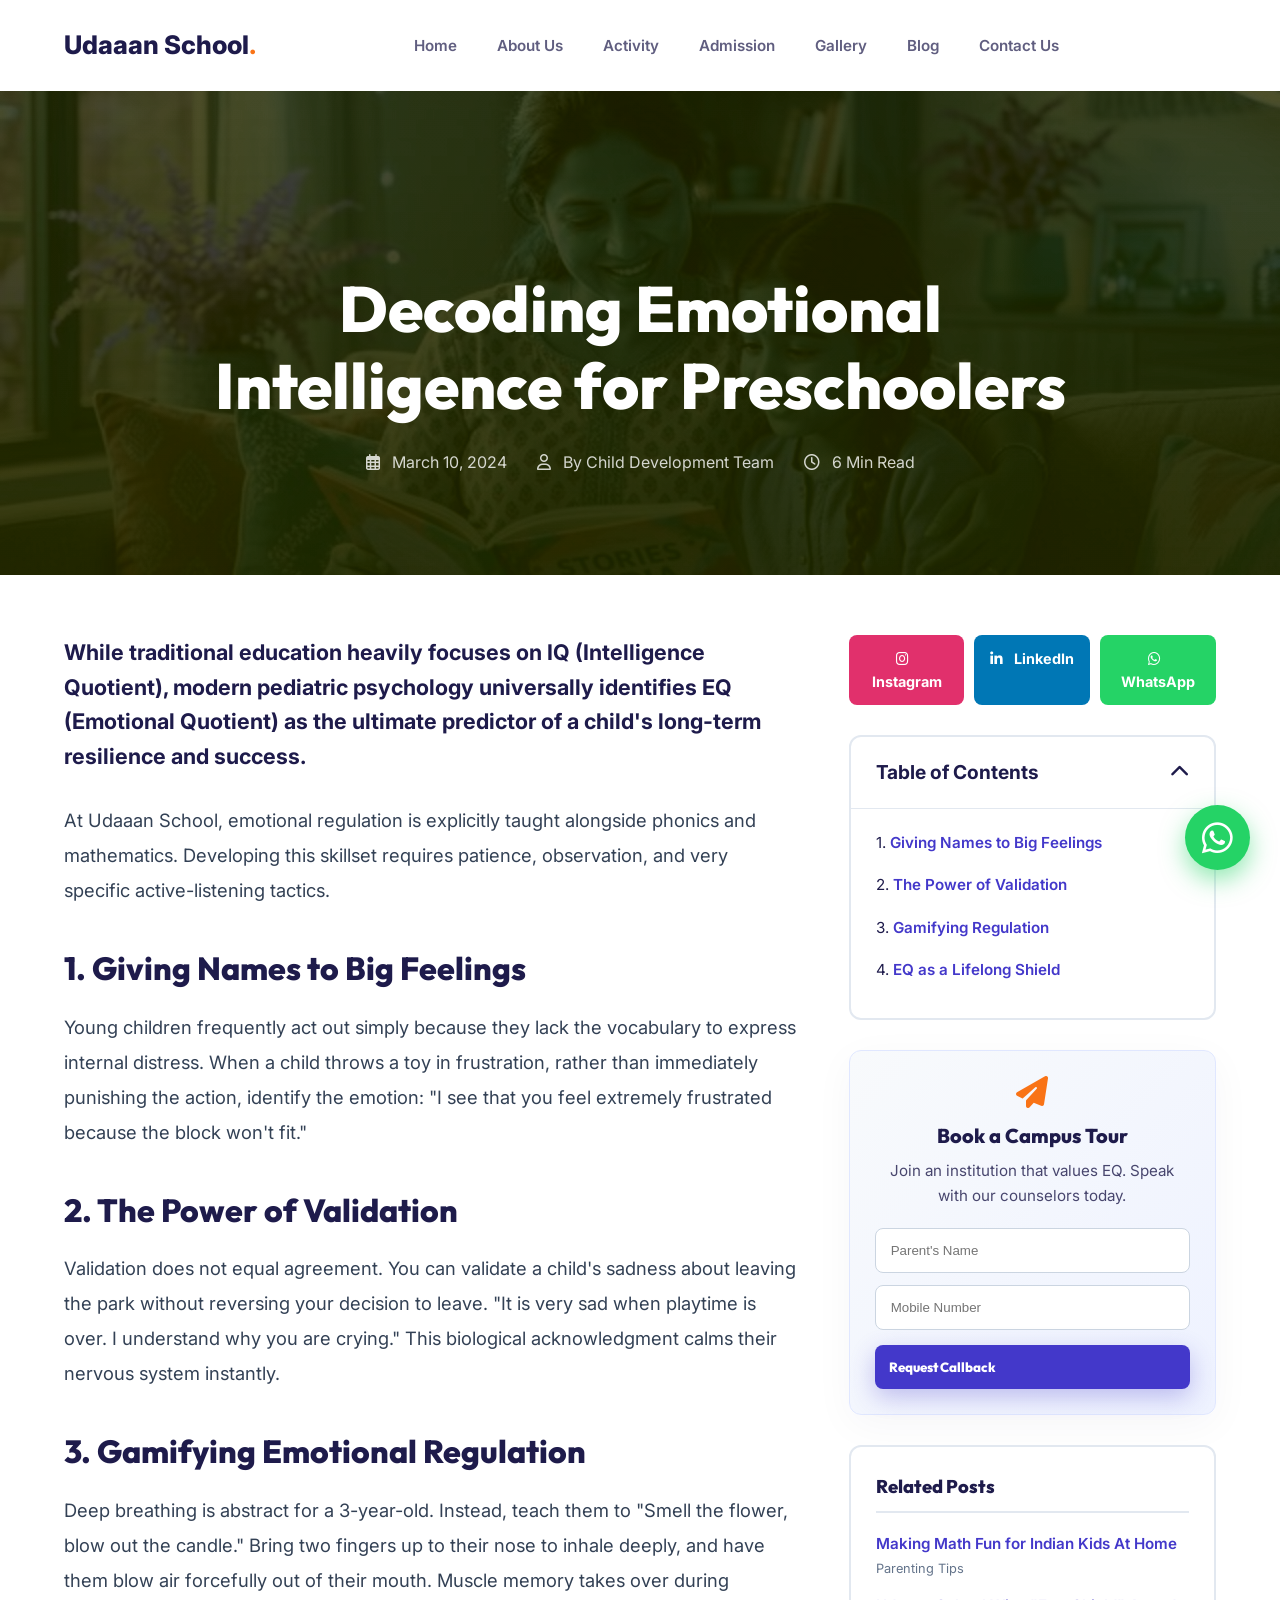
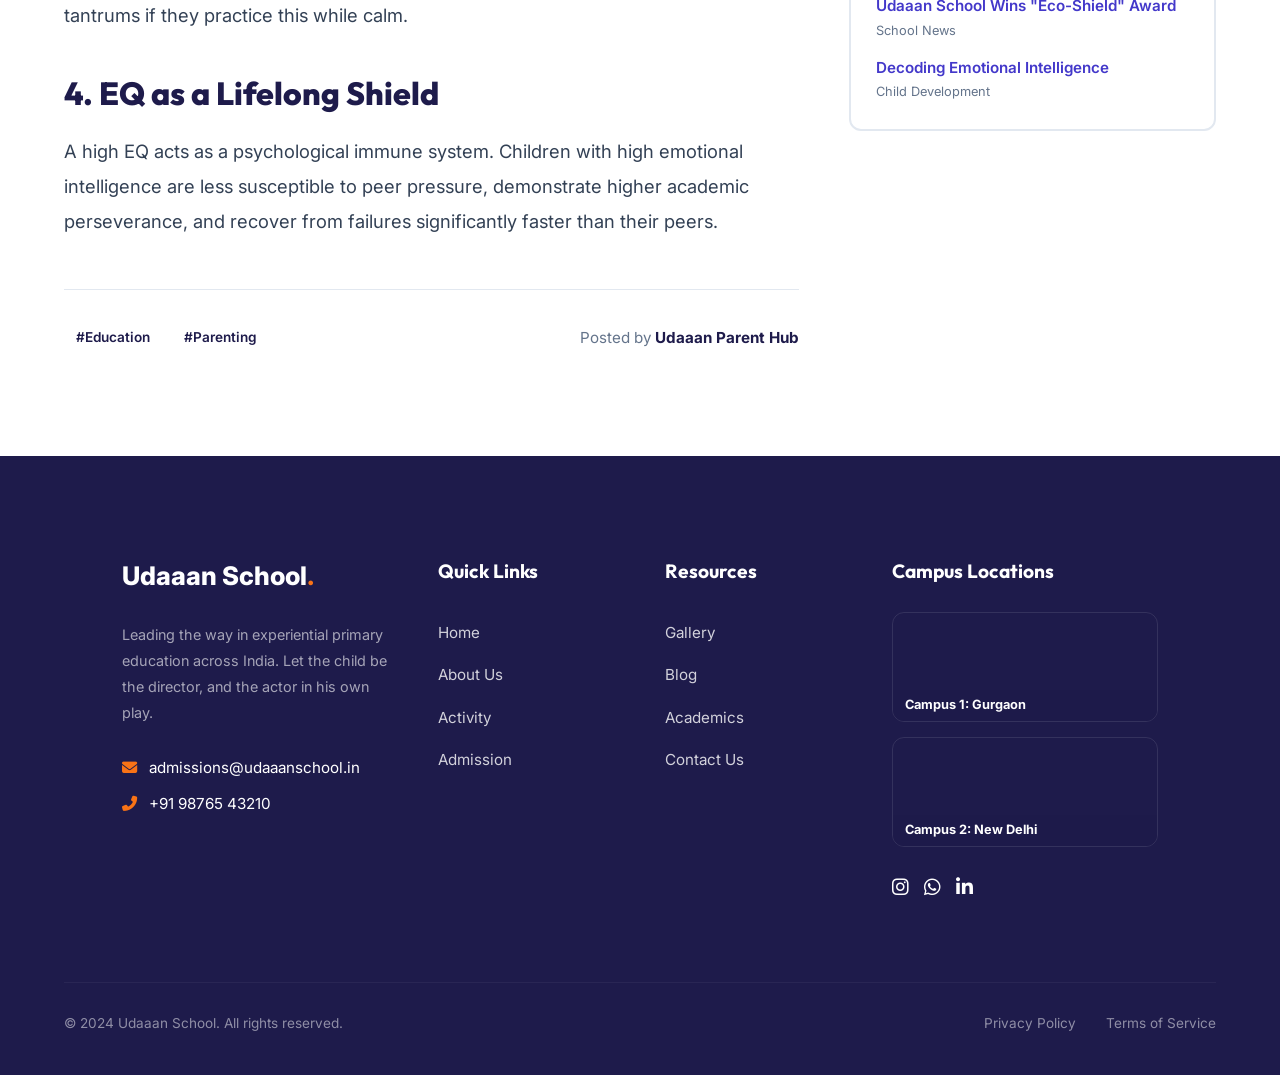
<file: decoding-emotional-intelligence-for-preschoolers.html>
<!DOCTYPE html>
<html lang="en">
<head>
    <meta charset="UTF-8">
    <meta name="viewport" content="width=device-width, initial-scale=1.0">
    <title>Decoding Emotional Intelligence for Preschoolers | Udaaan School Blog</title>
    <link rel="stylesheet" href="style.css">
    <link rel="stylesheet" href="https://cdnjs.cloudflare.com/ajax/libs/font-awesome/6.4.0/css/all.min.css">
    <style>
        .blog-post-hero { background: linear-gradient(rgba(30, 27, 75, 0.8), rgba(30, 27, 75, 0.9)), url('blog_post.png'); background-size: cover; background-position: center; color: white; padding: 180px 5% 100px; text-align: center; position: relative; }
        .two-column-blog { display: grid; grid-template-columns: 2fr 1fr; gap: 50px; margin: 60px auto 100px; align-items: start; }
        .main-article { font-size: 1.15rem; line-height: 1.9; color: #334155; }
        .main-article h2 { color: var(--primary-navy); font-size: 2rem; margin: 40px 0 20px; line-height: 1.3; }
        .main-article p { margin-bottom: 25px; }
        .main-article .intro-text { font-size: 1.35rem; font-weight: 700; color: var(--primary-navy); margin-bottom: 30px; line-height: 1.6; }
        .sidebar { position: sticky; top: 100px; }
        .social-share { display: flex; gap: 10px; margin-bottom: 30px; }
        .social-share a { flex: 1; padding: 12px; color: white; text-align: center; border-radius: 8px; font-weight: 700; font-size: 0.9rem; text-decoration: none; }
        .toc-box { border: 2px solid #e2e8f0; border-radius: 12px; background: white; margin-bottom: 30px; }
        .toc-header { padding: 20px 25px; border-bottom: 1px solid #e2e8f0; display: flex; justify-content: space-between; align-items: center; font-size: 1.2rem; font-weight: 700; color: var(--primary-navy); }
        .toc-list { padding: 20px 25px; list-style-type: none; margin: 0; font-size: 0.95rem; line-height: 1.8; }
        .toc-list li { margin-bottom: 15px; }
        .toc-list a { color: var(--primary-indigo); font-weight: 600; text-decoration: none; }
        .sidebar-form-box { background: linear-gradient(135deg, #f8fafc, #eef2ff); border: 1px solid #e0e7ff; border-radius: 12px; padding: 25px; text-align: center; box-shadow: var(--shadow-soft); }
        @media (max-width: 900px) { .two-column-blog { grid-template-columns: 1fr; } .sidebar { position: static; } }
    </style>
</head>
<body>
    <header id="header-placeholder"></header>

    <div class="blog-post-hero" style="filter: hue-rotate(180deg);">
        <div class="container" style="max-width: 1000px; filter: hue-rotate(-180deg);">
            <h1 style="font-size: 4rem; line-height: 1.2; margin-bottom: 25px;">Decoding Emotional Intelligence for Preschoolers</h1>
            <div style="display: flex; justify-content: center; gap: 30px; opacity: 0.8; font-size: 1rem; flex-wrap: wrap;">
                <span><i class="far fa-calendar-alt" style="margin-right: 8px;"></i> March 10, 2024</span>
                <span><i class="far fa-user" style="margin-right: 8px;"></i> By Child Development Team</span>
                <span><i class="far fa-clock" style="margin-right: 8px;"></i> 6 Min Read</span>
            </div>
        </div>
    </div>

    <div class="container two-column-blog">
        <article class="main-article">
            <p class="intro-text">While traditional education heavily focuses on IQ (Intelligence Quotient), modern pediatric psychology universally identifies EQ (Emotional Quotient) as the ultimate predictor of a child's long-term resilience and success.</p>
            <p>At Udaaan School, emotional regulation is explicitly taught alongside phonics and mathematics. Developing this skillset requires patience, observation, and very specific active-listening tactics.</p>
            <h2 id="naming">1. Giving Names to Big Feelings</h2>
            <p>Young children frequently act out simply because they lack the vocabulary to express internal distress. When a child throws a toy in frustration, rather than immediately punishing the action, identify the emotion: "I see that you feel extremely frustrated because the block won't fit."</p>
            <h2 id="validation">2. The Power of Validation</h2>
            <p>Validation does not equal agreement. You can validate a child's sadness about leaving the park without reversing your decision to leave. "It is very sad when playtime is over. I understand why you are crying." This biological acknowledgment calms their nervous system instantly.</p>
            <h2 id="breathing">3. Gamifying Emotional Regulation</h2>
            <p>Deep breathing is abstract for a 3-year-old. Instead, teach them to "Smell the flower, blow out the candle." Bring two fingers up to their nose to inhale deeply, and have them blow air forcefully out of their mouth. Muscle memory takes over during tantrums if they practice this while calm.</p>
            <h2 id="conclusion">4. EQ as a Lifelong Shield</h2>
            <p>A high EQ acts as a psychological immune system. Children with high emotional intelligence are less susceptible to peer pressure, demonstrate higher academic perseverance, and recover from failures significantly faster than their peers.</p>
            <div style="margin-top: 50px; padding-top: 30px; border-top: 1px solid #e2e8f0; display: flex; justify-content: space-between; align-items: center;">
                <div style="display: flex; gap: 10px;">
                    <span style="background: var(--bg-light); padding: 5px 12px; border-radius: 20px; font-size: 0.85rem; color: var(--primary-navy); font-weight: 600;">#Education</span>
                    <span style="background: var(--bg-light); padding: 5px 12px; border-radius: 20px; font-size: 0.85rem; color: var(--primary-navy); font-weight: 600;">#Parenting</span>
                </div>
                <div style="font-size: 0.95rem; color: #64748b;">
                    Posted by <strong style="color: var(--primary-navy);">Udaaan Parent Hub</strong>
                </div>
            </div>
        </article>

        <aside class="sidebar">
            <div class="social-share">
                <a href="#" style="background: #e1306c;"><i class="fab fa-instagram" style="margin-right: 8px;"></i> Instagram</a>
                <a href="#" style="background: #0077b5;"><i class="fab fa-linkedin-in" style="margin-right: 8px;"></i> LinkedIn</a>
                <a href="#" style="background: #25D366;"><i class="fab fa-whatsapp" style="margin-right: 8px;"></i> WhatsApp</a>
            </div>
            <div class="toc-box">
                <div class="toc-header"><span>Table of Contents</span><i class="fas fa-chevron-up"></i></div>
                <ul class="toc-list">
                    <li>1. <a href="#naming">Giving Names to Big Feelings</a></li>
                    <li>2. <a href="#validation">The Power of Validation</a></li>
                    <li>3. <a href="#breathing">Gamifying Regulation</a></li>
                    <li>4. <a href="#conclusion">EQ as a Lifelong Shield</a></li>
                </ul>
            </div>
            <div class="sidebar-form-box">
                <i class="fas fa-paper-plane" style="font-size: 2rem; color: var(--accent-orange); margin-bottom: 15px;"></i>
                <h4 style="font-size: 1.25rem; color: var(--primary-navy); margin-bottom: 10px; line-height: 1.3;">Book a Campus Tour</h4>
                <p style="font-size: 0.95rem; opacity: 0.8; margin-bottom: 20px; color: var(--text-dark);">Join an institution that values EQ. Speak with our counselors today.</p>
                <form onsubmit="alert('Inquiry received! We will contact you soon.'); return false;">
                    <input type="text" placeholder="Parent's Name" required style="width: 100%; padding: 14px 15px; margin-bottom: 12px; border: 1px solid #cbd5e1; border-radius: 8px;">
                    <input type="tel" placeholder="Mobile Number" required style="width: 100%; padding: 14px 15px; margin-bottom: 15px; border: 1px solid #cbd5e1; border-radius: 8px;">
                    <button class="btn btn-primary" style="width: 100%; padding: 14px; background: var(--primary-indigo); color: white; border-radius: 8px; font-weight: 800; border: none; cursor: pointer;">Request Callback</button>
                </form>
            </div>

            <!-- RELATED BLOGS -->
            <div class="related-blogs-box" style="margin-top: 30px; border: 2px solid #e2e8f0; border-radius: 12px; background: white; padding: 25px;">
                <h4 style="font-size: 1.15rem; color: var(--primary-navy); margin-bottom: 20px; border-bottom: 2px solid #e2e8f0; padding-bottom: 10px;">Related Posts</h4>
                <ul style="list-style-type: none; margin: 0; padding: 0;">
                    <li style="margin-bottom: 15px;">
                        <a href="making-math-fun-for-indian-kids-at-home.html" style="text-decoration: none; color: var(--primary-indigo); font-weight: 600; font-size: 0.95rem; line-height: 1.4; display: block;">Making Math Fun for Indian Kids At Home</a>
                        <span style="font-size: 0.8rem; color: #64748b;">Parenting Tips</span>
                    </li>
                    <li style="margin-bottom: 15px;">
                        <a href="udaaan-school-wins-national-eco-shield-stem-award.html" style="text-decoration: none; color: var(--primary-indigo); font-weight: 600; font-size: 0.95rem; line-height: 1.4; display: block;">Udaaan School Wins "Eco-Shield" Award</a>
                        <span style="font-size: 0.8rem; color: #64748b;">School News</span>
                    </li>
                    <li>
                        <a href="decoding-emotional-intelligence-for-preschoolers.html" style="text-decoration: none; color: var(--primary-indigo); font-weight: 600; font-size: 0.95rem; line-height: 1.4; display: block;">Decoding Emotional Intelligence</a>
                        <span style="font-size: 0.8rem; color: #64748b;">Child Development</span>
                    </li>
                </ul>
            </div>
        </aside>
    </div>

    <footer id="footer-placeholder"></footer>
    <script src="main.js"></script>
</body>
</html>
</file>
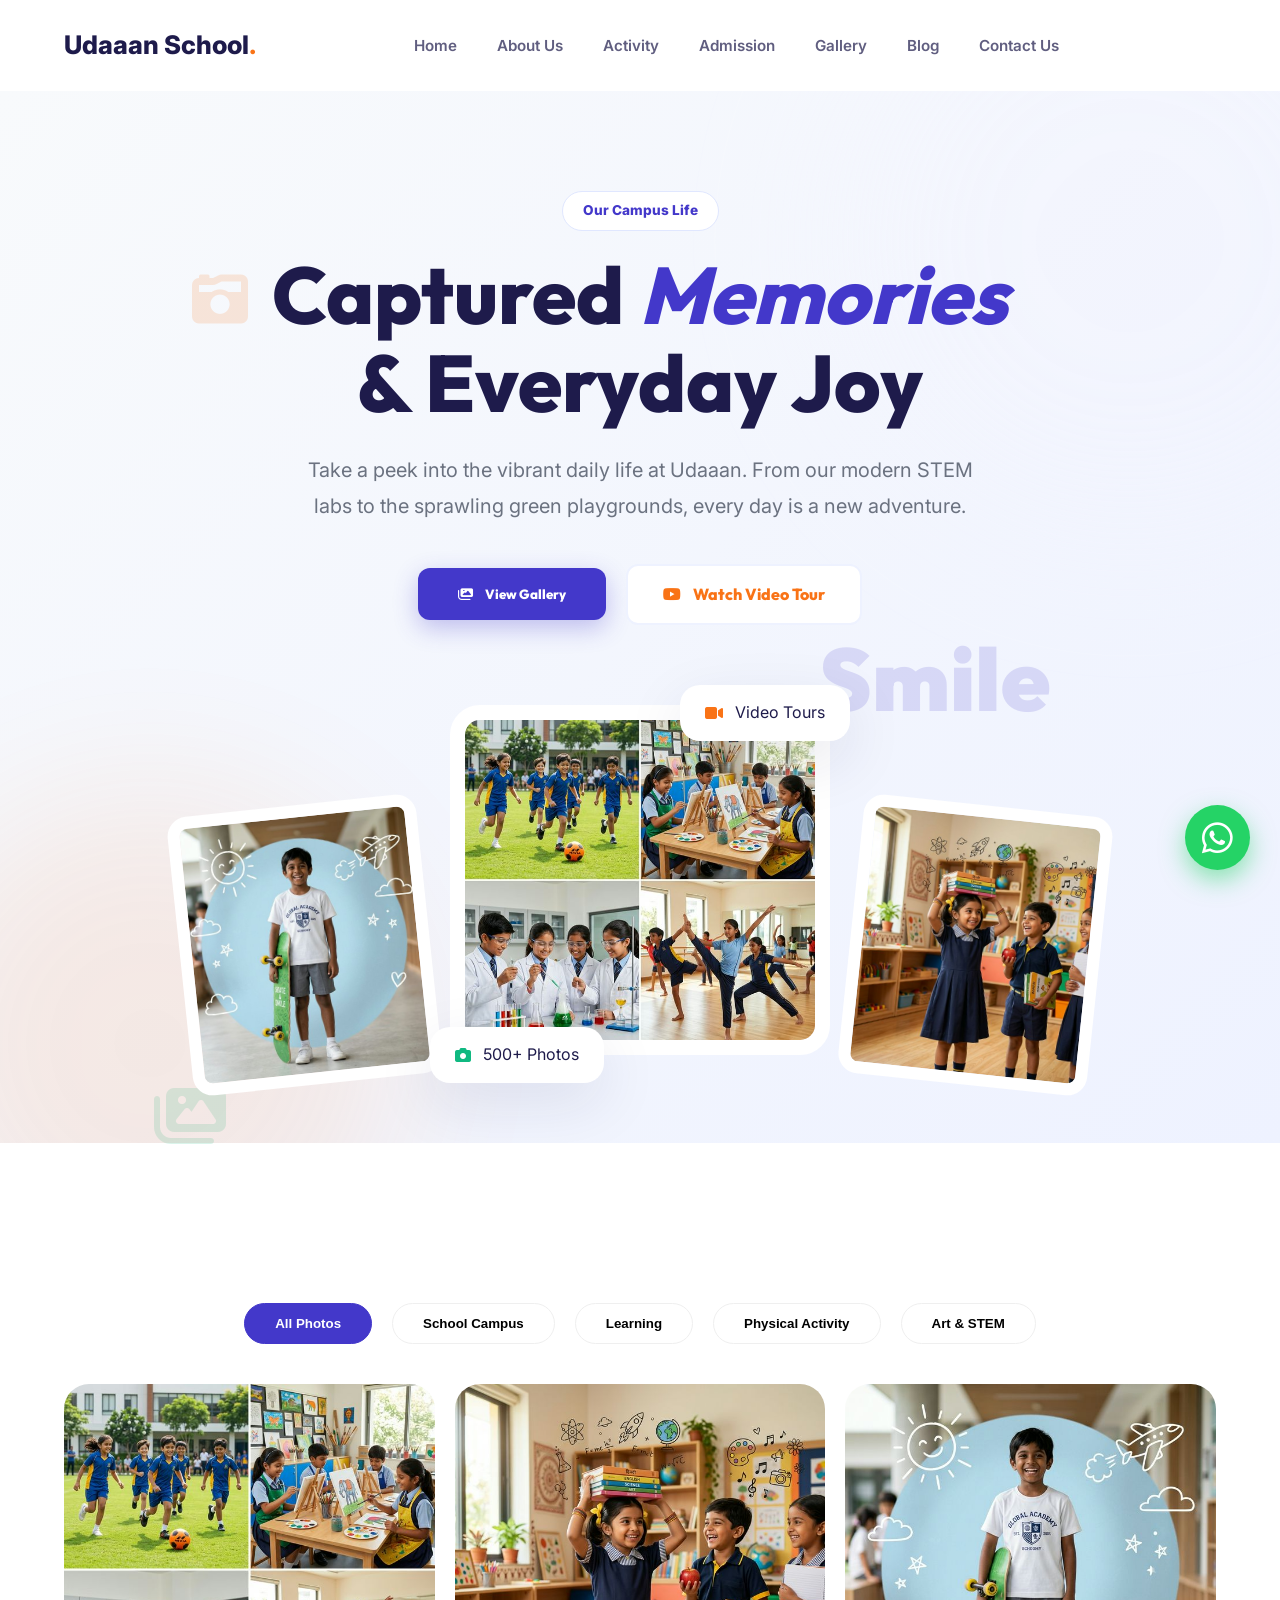
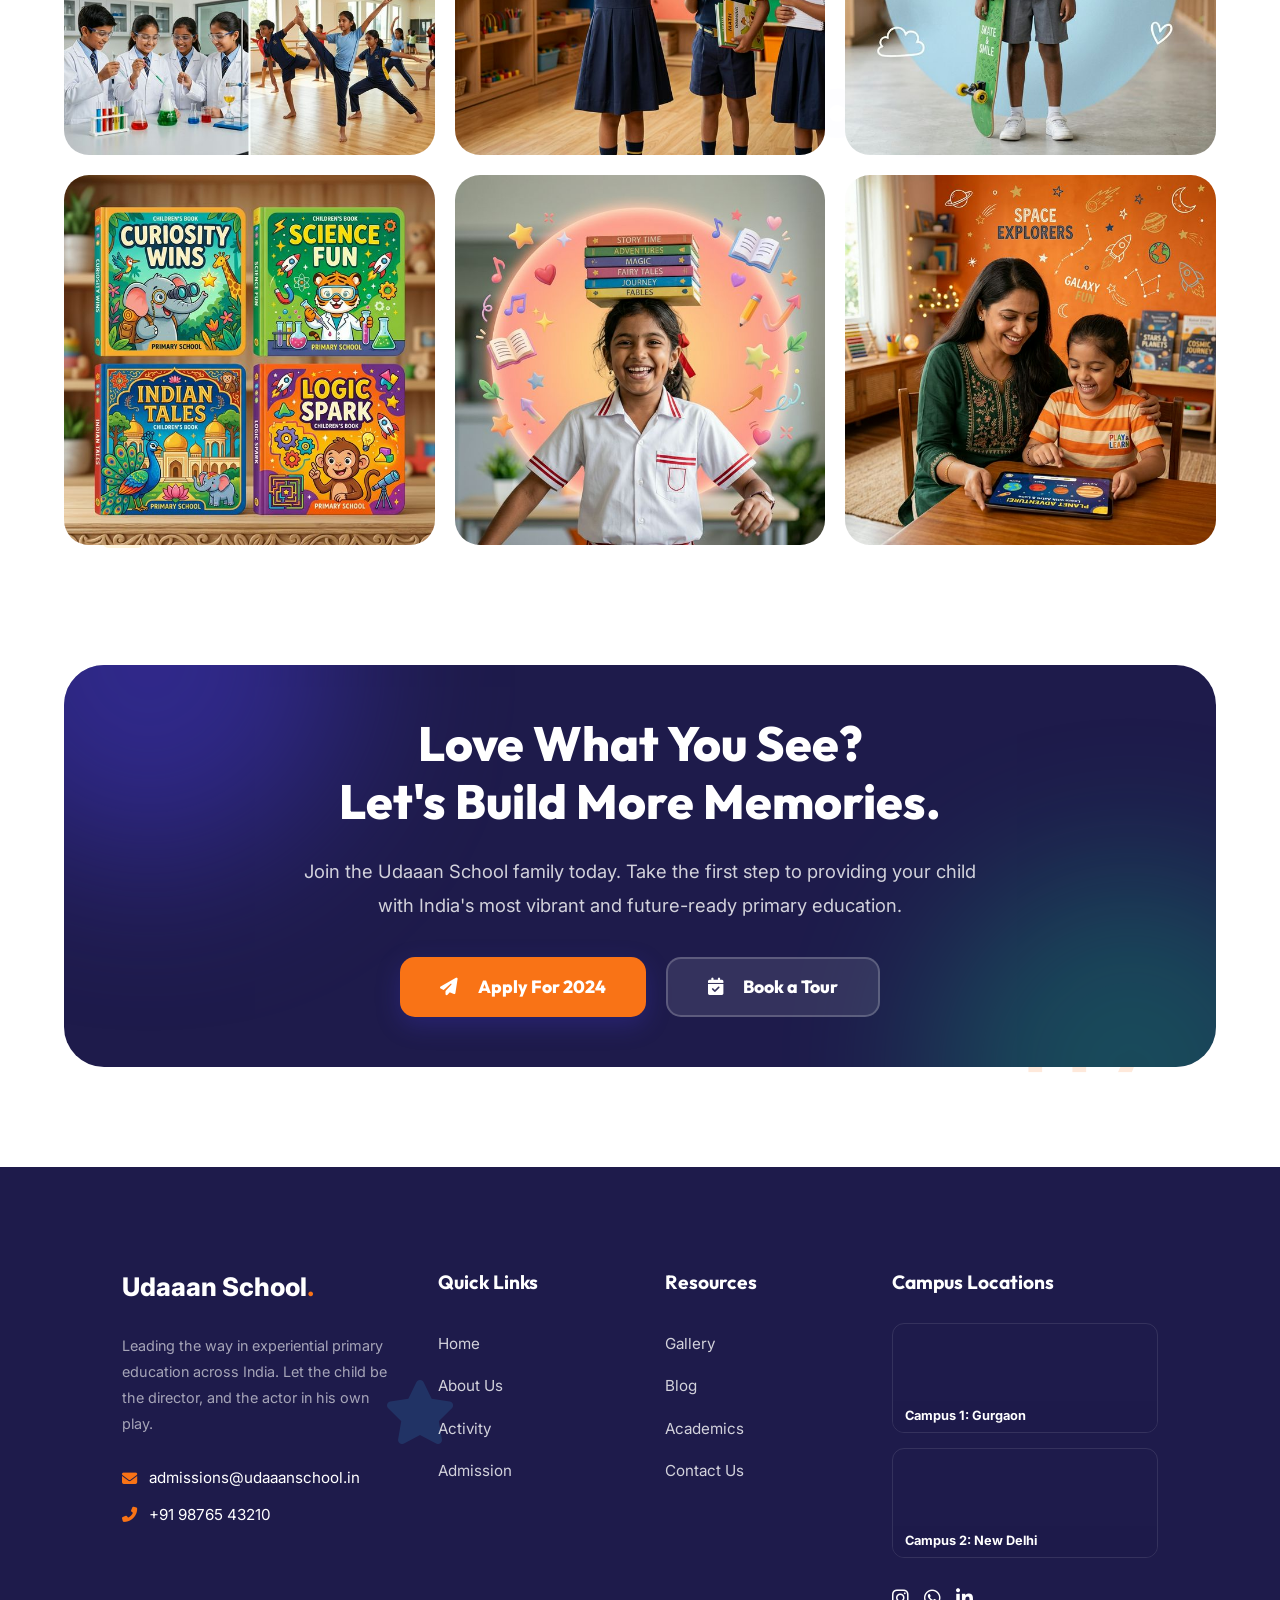
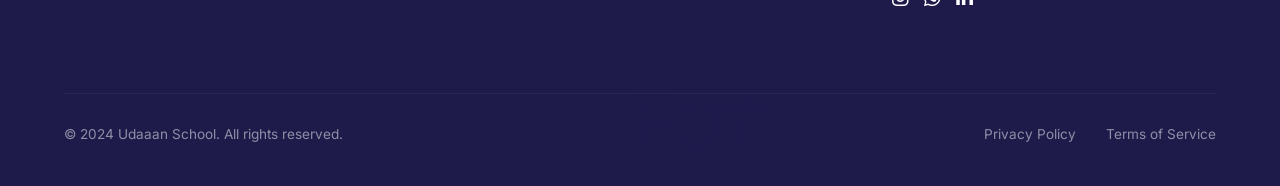
<file: gallery.html>
<!DOCTYPE html>
<html lang="en">
<head>
    <meta charset="UTF-8">
    <meta name="viewport" content="width=device-width, initial-scale=1.0">
    <title>Photo Gallery | Udaaan School India | School Life Captured</title>
    <link rel="stylesheet" href="style.css">
    <link rel="stylesheet" href="https://cdnjs.cloudflare.com/ajax/libs/font-awesome/6.4.0/css/all.min.css">
    <style>
        /* Refactored gallery-hero */

        .filter-container { display: flex; justify-content: center; gap: 20px; margin: 40px 0; position: relative; z-index: 5; }
        .filter-btn { padding: 12px 30px; border-radius: 50px; background: white; border: 1px solid #efefef; cursor: pointer; font-weight: 700; transition: var(--transition); }
        .filter-btn.active { background: var(--primary-indigo); color: white; border-color: var(--primary-indigo); }

        .gallery-grid { display: grid; grid-template-columns: repeat(3, 1fr); gap: 20px; }
        .gallery-item { border-radius: 25px; overflow: hidden; cursor: pointer; position: relative; aspect-ratio: 1; }
        .gallery-item img { width: 100%; height: 100%; object-fit: cover; transition: var(--transition); }
        .gallery-item:hover img { transform: scale(1.1); filter: brightness(0.8); }
        .gallery-item i { position: absolute; top: 50%; left: 50%; transform: translate(-50%, -50%); color: white; font-size: 2rem; opacity: 0; transition: var(--transition); }
        .gallery-item:hover i { opacity: 1; }

        /* Lightbox */
        .lightbox { position: fixed; top: 0; left: 0; width: 100%; height: 100%; background: rgba(0,0,0,0.9); z-index: 2000; display: none; align-items: center; justify-content: center; padding: 50px; }
        .lightbox.active { display: flex; }
        .lightbox-img { max-width: 90%; max-height: 80%; border-radius: 10px; }
        .lightbox-close { position: absolute; top: 40px; right: 40px; color: white; font-size: 2.5rem; cursor: pointer; }
    </style>
</head>
<body>
    <header id="header-placeholder"></header>

    <!-- GLOBAL FLOATING SCHOOL ELEMENTS (Aesthetic Overlay) -->
    <style>
        body { position: relative; } 
        .global-floating-overlay { position: absolute; top: 0; left: 0; right: 0; bottom: 0; pointer-events: none; z-index: 1; overflow: hidden; }
        .container { position: relative; z-index: 10; }
        @keyframes wander1 { 0% { transform: translate(0, 0) rotate(0deg); } 33% { transform: translate(3vw, -5vh) rotate(15deg); } 66% { transform: translate(-1.5vw, 6vh) rotate(-10deg); } 100% { transform: translate(0, 0) rotate(0deg); } }
        .wander-a { animation: wander1 25s ease-in-out infinite; }
        .f-char { position: absolute; font-family: 'Outfit', sans-serif; font-weight: 900; opacity: 0.15; }
    </style>
    <div class="global-floating-overlay">
        <!-- Spattered fully across the height uniquely for the gallery page -->
        <i class="fas fa-camera-retro wander-a" style="position: absolute; color: var(--accent-orange); font-size: 3.5rem; opacity: 0.15; top: 8%; left: 15%;"></i>
        <div class="f-char wander-a" style="font-size: 5.5rem; color: var(--primary-indigo); top: 18%; right: 18%;">Smile</div>
        <i class="fas fa-images wander-a" style="position: absolute; color: var(--accent-mint); font-size: 4rem; opacity: 0.15; top: 32%; left: 12%;"></i>
        <div class="f-char wander-a" style="font-size: 6rem; color: var(--secondary-purple); top: 48%; right: 25%;">Memory</div>
        <i class="fas fa-video wander-a" style="position: absolute; color: var(--accent-yellow); font-size: 3.5rem; opacity: 0.15; top: 62%; left: 8%;"></i>
        <div class="f-char wander-a" style="font-size: 4.5rem; color: var(--accent-orange); top: 76%; right: 10%;">Happy</div>
        <i class="fas fa-star wander-a" style="position: absolute; color: #38bdf8; font-size: 4rem; opacity: 0.15; top: 88%; left: 30%;"></i>
        <div class="f-char wander-a" style="font-size: 5rem; color: var(--primary-navy); top: 96%; right: 40%;">Fun</div>
    </div>

    <!-- REDESIGNED HERO GRID (Unique Custom Collage Layout) -->
    <section class="gallery-hero" style="background: linear-gradient(135deg, #f8fafc, #eef2ff); padding: 100px 5% 80px 5%; position: relative; overflow: hidden; text-align: center;">
        <div class="container" style="position: relative; z-index: 2; max-width: 900px; margin: 0 auto;">
            <span class="section-tag" style="background: white; color: var(--primary-indigo); border: 1px solid #e0e7ff; margin: 0 auto 20px; display: inline-block;">Our Campus Life</span>
            <h1 class="hero-title" style="color: var(--primary-navy); font-size: 5rem; line-height: 1.1;">Captured <span style="color: var(--primary-indigo);">Memories</span> <br>& Everyday Joy</h1>
            <p style="font-size: 1.25rem; margin-top: 25px; color: var(--text-muted); line-height: 1.8; max-width: 700px; margin-left: auto; margin-right: auto;">Take a peek into the vibrant daily life at Udaaan. From our modern STEM labs to the sprawling green playgrounds, every day is a new adventure.</p>
            <div style="margin-top: 40px; display: flex; gap: 20px; align-items: center; justify-content: center; margin-bottom: 80px;">
                <button class="btn btn-primary" style="background: var(--primary-indigo); padding: 18px 40px; border-radius: 12px; font-weight: 800; color: white; border: none; cursor: pointer;" onclick="document.querySelector('.filter-container').scrollIntoView({behavior: 'smooth'})"><i class="fas fa-images"></i> View Gallery</button>
                <a href="https://youtube.com" target="_blank" class="btn" style="background: white; border: 2px solid #eef2ff; padding: 16px 35px; border-radius: 12px; font-weight: 800; color: var(--accent-orange); text-decoration: none;"><i class="fab fa-youtube"></i> Watch Video Tour</a>
            </div>
        </div>

        <!-- Custom Overlapping Polaroids (Fanned Out) -->
        <div class="container" style="position: relative; z-index: 3; display: flex; justify-content: center; align-items: flex-end; gap: 20px;">
            <div class="reveal" style="transform: translateY(30px) rotate(-6deg); transition: var(--transition);">
                <img src="boy_skateboard.png" alt="Play" style="width: 250px; height: 280px; object-fit: cover; border-radius: 20px; border: 12px solid white; box-shadow: var(--shadow-heavy);">
            </div>
            <div class="reveal floating" style="position: relative; z-index: 4;">
                <img src="gallery.png" alt="Gallery Collage" style="width: 380px; height: 350px; object-fit: cover; border-radius: 30px; border: 15px solid white; box-shadow: var(--shadow-heavy);">
                <div class="float-stats stat-badge-1" style="bottom: -20px; left: -20px; background: white; color: var(--primary-navy);"><i class="fas fa-camera" style="color: var(--accent-mint);"></i> 500+ Photos</div>
                <div class="float-stats stat-badge-2" style="top: -20px; right: -20px; background: white; color: var(--primary-navy);"><i class="fas fa-video" style="color: var(--accent-orange);"></i> Video Tours</div>
            </div>
            <div class="reveal" style="transform: translateY(30px) rotate(6deg); transition: var(--transition);">
                <img src="hero_main.png" alt="Learning" style="width: 250px; height: 280px; object-fit: cover; border-radius: 20px; border: 12px solid white; box-shadow: var(--shadow-heavy);">
            </div>
        </div>
        
        <!-- Decorative Ghost Gradients (Background) -->
        <div style="position: absolute; width: 600px; height: 600px; background: var(--secondary-purple); opacity: 0.15; border-radius: 50%; top: -150px; right: -150px; filter: blur(80px); z-index: 1;"></div>
        <div style="position: absolute; width: 500px; height: 500px; background: var(--accent-orange); opacity: 0.1; border-radius: 50%; bottom: -150px; left: -100px; filter: blur(80px); z-index: 1;"></div>
    </section>

    <!-- FILTER BAR -->
    <section>
        <div class="container">
            <div class="filter-container">
                <button class="filter-btn active" data-filter="all">All Photos</button>
                <button class="filter-btn" data-filter="campus">School Campus</button>
                <button class="filter-btn" data-filter="classroom">Learning</button>
                <button class="filter-btn" data-filter="sports">Physical Activity</button>
                <button class="filter-btn" data-filter="arts">Art & STEM</button>
            </div>

            <div class="gallery-grid">
                <div class="gallery-item" data-category="campus"><img src="gallery.png" alt="Campus"><i class="fas fa-search-plus"></i></div>
                <div class="gallery-item" data-category="classroom"><img src="hero_main.png" alt="Learning"><i class="fas fa-search-plus"></i></div>
                <div class="gallery-item" data-category="sports"><img src="boy_skateboard.png" alt="Sports"><i class="fas fa-search-plus"></i></div>
                <div class="gallery-item" data-category="arts"><img src="books.png" alt="Arts"><i class="fas fa-search-plus"></i></div>
                <div class="gallery-item" data-category="classroom"><img src="girl_hero.png" alt="Classroom"><i class="fas fa-search-plus"></i></div>
                <div class="gallery-item" data-category="arts"><img src="quiz_section.png" alt="STEM"><i class="fas fa-search-plus"></i></div>
            </div>
        </div>
    </section>

    <!-- CALL TO ACTION -->
    <section class="reveal" style="background: var(--primary-navy); color: white; padding: 50px 40px; text-align: center; border-radius: 40px; margin: 0 5% 100px; position: relative; overflow: hidden; z-index: 5;">
        <div style="position: absolute; top: -50%; left: -10%; width: 400px; height: 400px; background: var(--primary-indigo); filter: blur(80px); opacity: 0.5; border-radius: 50%;"></div>
        <div style="position: absolute; bottom: -50%; right: -10%; width: 400px; height: 400px; background: var(--accent-mint); filter: blur(80px); opacity: 0.3; border-radius: 50%;"></div>
        
        <div class="container" style="position: relative; z-index: 2; max-width: 800px; margin: 0 auto;">
            <h2 class="hero-title" style="font-size: 3rem; color: white; line-height: 1.2;">Love What You See? <br>Let's Build More Memories.</h2>
            <p style="font-size: 1.15rem; opacity: 0.8; margin-top: 20px; line-height: 1.8;">Join the Udaaan School family today. Take the first step to providing your child with India's most vibrant and future-ready primary education.</p>
            <div style="margin-top: 35px; display: flex; gap: 20px; justify-content: center; flex-wrap: wrap;">
                <a href="admissions.html" class="btn btn-primary" style="background: var(--accent-orange); padding: 16px 40px; border-radius: 15px; font-weight: 800; font-size: 1.1rem; color: white;"><i class="fas fa-paper-plane" style="margin-right: 8px;"></i> Apply For 2024</a>
                <a href="contact.html" class="btn" style="background: rgba(255,255,255,0.1); border: 2px solid rgba(255,255,255,0.2); padding: 14px 40px; border-radius: 15px; font-weight: 800; color: white; font-size: 1.1rem;"><i class="fas fa-calendar-check" style="margin-right: 8px;"></i> Book a Tour</a>
            </div>
        </div>
    </section>

    <!-- LIGHTBOX -->
    <div class="lightbox" id="lightbox">
        <span class="lightbox-close" id="lightboxClose">&times;</span>
        <img src="[data-uri]" alt="Zoomed" class="lightbox-img" id="lightboxImg">
    </div>

    <footer id="footer-placeholder"></footer>
    <script src="main.js"></script>
    <script>
        // Gallery Filter Logic
        const filterBtns = document.querySelectorAll('.filter-btn');
        const items = document.querySelectorAll('.gallery-item');

        filterBtns.forEach(btn => {
            btn.addEventListener('click', () => {
                filterBtns.forEach(b => b.classList.remove('active'));
                btn.classList.add('active');
                const filterValue = btn.getAttribute('data-filter');

                items.forEach(item => {
                    if (filterValue === 'all' || item.getAttribute('data-category') === filterValue) {
                        item.style.display = 'block';
                    } else {
                        item.style.display = 'none';
                    }
                });
            });
        });

        // Lightbox Logic
        const lightbox = document.getElementById('lightbox');
        const lightboxImg = document.getElementById('lightboxImg');
        const closeBtn = document.getElementById('lightboxClose');

        items.forEach(item => {
            item.addEventListener('click', () => {
                const src = item.querySelector('img').src;
                lightboxImg.src = src;
                lightbox.classList.add('active');
            });
        });

        closeBtn.addEventListener('click', () => lightbox.classList.remove('active'));
    </script>
</body>
</html>
</file>
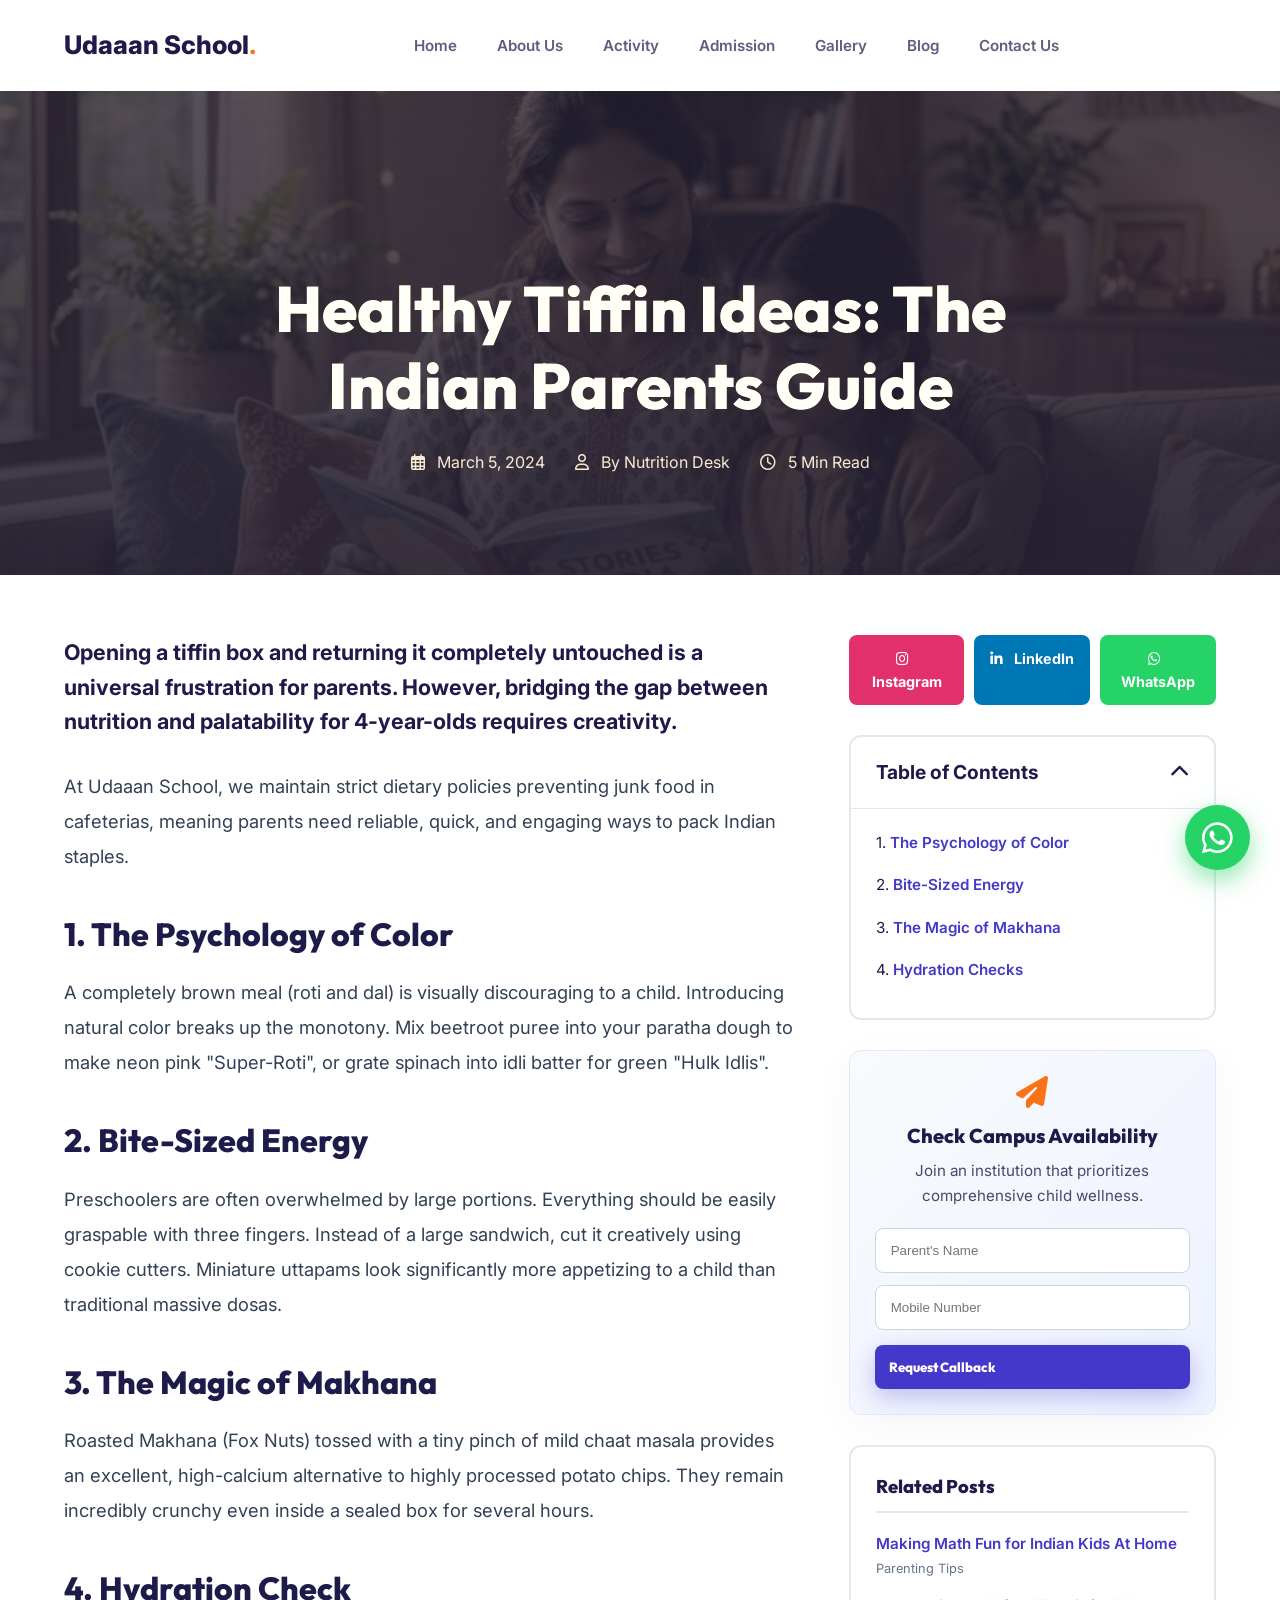
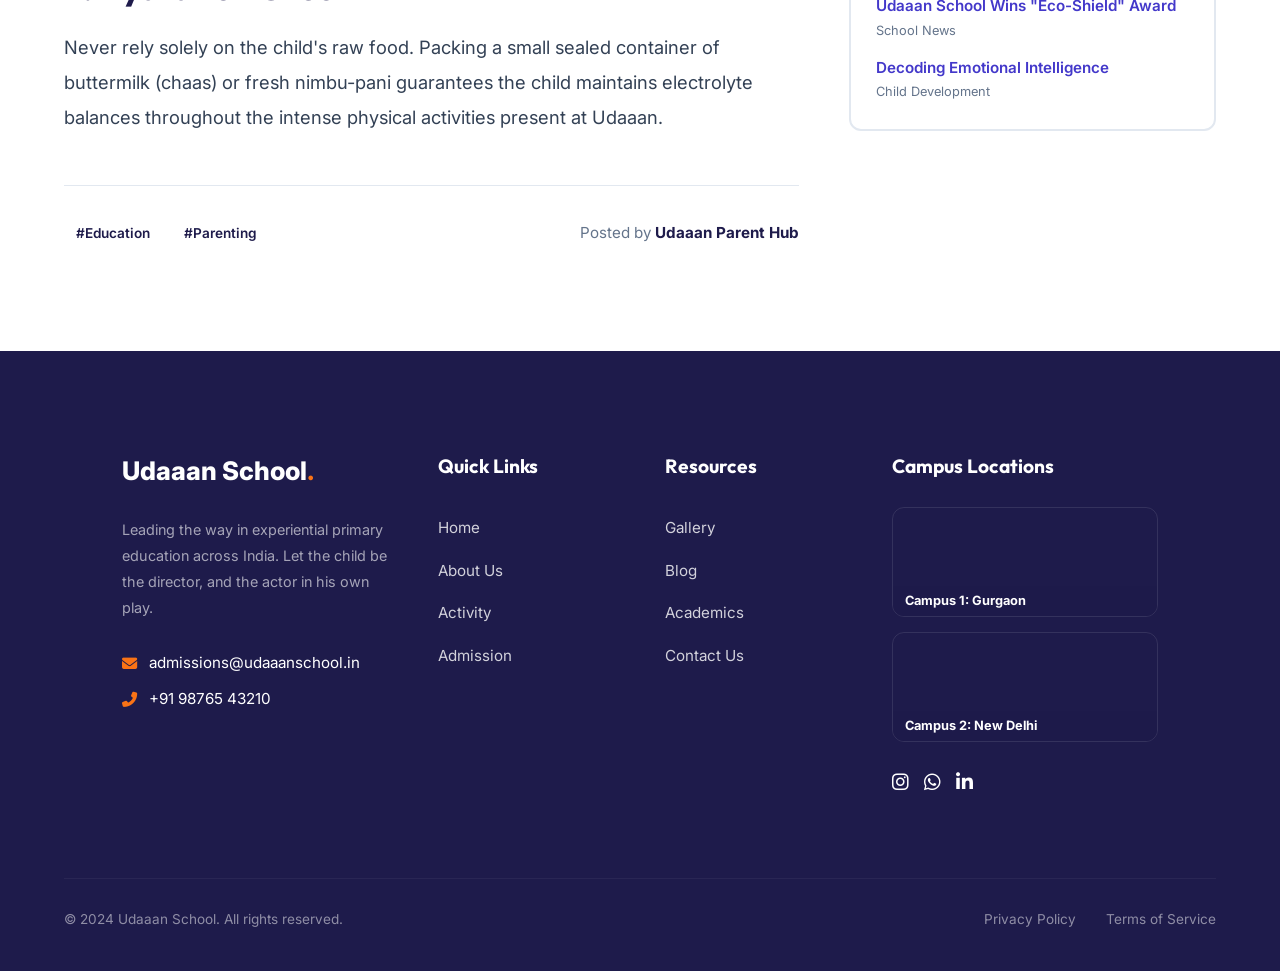
<file: healthy-tiffin-ideas-the-indian-parents-guide.html>
<!DOCTYPE html>
<html lang="en">
<head>
    <meta charset="UTF-8">
    <meta name="viewport" content="width=device-width, initial-scale=1.0">
    <title>Healthy Tiffin Ideas: The Indian Parents Guide | Udaaan School Blog</title>
    <link rel="stylesheet" href="style.css">
    <link rel="stylesheet" href="https://cdnjs.cloudflare.com/ajax/libs/font-awesome/6.4.0/css/all.min.css">
    <style>
        .blog-post-hero { background: linear-gradient(rgba(30, 27, 75, 0.8), rgba(30, 27, 75, 0.9)), url('blog_post.png'); background-size: cover; background-position: center; color: white; padding: 180px 5% 100px; text-align: center; position: relative; }
        .two-column-blog { display: grid; grid-template-columns: 2fr 1fr; gap: 50px; margin: 60px auto 100px; align-items: start; }
        .main-article { font-size: 1.15rem; line-height: 1.9; color: #334155; }
        .main-article h2 { color: var(--primary-navy); font-size: 2rem; margin: 40px 0 20px; line-height: 1.3; }
        .main-article p { margin-bottom: 25px; }
        .main-article .intro-text { font-size: 1.35rem; font-weight: 700; color: var(--primary-navy); margin-bottom: 30px; line-height: 1.6; }
        .sidebar { position: sticky; top: 100px; }
        .social-share { display: flex; gap: 10px; margin-bottom: 30px; }
        .social-share a { flex: 1; padding: 12px; color: white; text-align: center; border-radius: 8px; font-weight: 700; font-size: 0.9rem; text-decoration: none; }
        .toc-box { border: 2px solid #e2e8f0; border-radius: 12px; background: white; margin-bottom: 30px; }
        .toc-header { padding: 20px 25px; border-bottom: 1px solid #e2e8f0; display: flex; justify-content: space-between; align-items: center; font-size: 1.2rem; font-weight: 700; color: var(--primary-navy); }
        .toc-list { padding: 20px 25px; list-style-type: none; margin: 0; font-size: 0.95rem; line-height: 1.8; }
        .toc-list li { margin-bottom: 15px; }
        .toc-list a { color: var(--primary-indigo); font-weight: 600; text-decoration: none; }
        .sidebar-form-box { background: linear-gradient(135deg, #f8fafc, #eef2ff); border: 1px solid #e0e7ff; border-radius: 12px; padding: 25px; text-align: center; box-shadow: var(--shadow-soft); }
        @media (max-width: 900px) { .two-column-blog { grid-template-columns: 1fr; } .sidebar { position: static; } }
    </style>
</head>
<body>
    <header id="header-placeholder"></header>

    <div class="blog-post-hero" style="filter: sepia(0.5);">
        <div class="container" style="max-width: 1000px; filter: sepia(0);">
            <h1 style="font-size: 4rem; line-height: 1.2; margin-bottom: 25px;">Healthy Tiffin Ideas: The Indian Parents Guide</h1>
            <div style="display: flex; justify-content: center; gap: 30px; opacity: 0.8; font-size: 1rem; flex-wrap: wrap;">
                <span><i class="far fa-calendar-alt" style="margin-right: 8px;"></i> March 5, 2024</span>
                <span><i class="far fa-user" style="margin-right: 8px;"></i> By Nutrition Desk</span>
                <span><i class="far fa-clock" style="margin-right: 8px;"></i> 5 Min Read</span>
            </div>
        </div>
    </div>

    <div class="container two-column-blog">
        <article class="main-article">
            <p class="intro-text">Opening a tiffin box and returning it completely untouched is a universal frustration for parents. However, bridging the gap between nutrition and palatability for 4-year-olds requires creativity.</p>
            <p>At Udaaan School, we maintain strict dietary policies preventing junk food in cafeterias, meaning parents need reliable, quick, and engaging ways to pack Indian staples.</p>
            <h2 id="colors">1. The Psychology of Color</h2>
            <p>A completely brown meal (roti and dal) is visually discouraging to a child. Introducing natural color breaks up the monotony. Mix beetroot puree into your paratha dough to make neon pink "Super-Roti", or grate spinach into idli batter for green "Hulk Idlis".</p>
            <h2 id="bite">2. Bite-Sized Energy</h2>
            <p>Preschoolers are often overwhelmed by large portions. Everything should be easily graspable with three fingers. Instead of a large sandwich, cut it creatively using cookie cutters. Miniature uttapams look significantly more appetizing to a child than traditional massive dosas.</p>
            <h2 id="makhana">3. The Magic of Makhana</h2>
            <p>Roasted Makhana (Fox Nuts) tossed with a tiny pinch of mild chaat masala provides an excellent, high-calcium alternative to highly processed potato chips. They remain incredibly crunchy even inside a sealed box for several hours.</p>
            <h2 id="conclusion">4. Hydration Check</h2>
            <p>Never rely solely on the child's raw food. Packing a small sealed container of buttermilk (chaas) or fresh nimbu-pani guarantees the child maintains electrolyte balances throughout the intense physical activities present at Udaaan.</p>
            <div style="margin-top: 50px; padding-top: 30px; border-top: 1px solid #e2e8f0; display: flex; justify-content: space-between; align-items: center;">
                <div style="display: flex; gap: 10px;">
                    <span style="background: var(--bg-light); padding: 5px 12px; border-radius: 20px; font-size: 0.85rem; color: var(--primary-navy); font-weight: 600;">#Education</span>
                    <span style="background: var(--bg-light); padding: 5px 12px; border-radius: 20px; font-size: 0.85rem; color: var(--primary-navy); font-weight: 600;">#Parenting</span>
                </div>
                <div style="font-size: 0.95rem; color: #64748b;">
                    Posted by <strong style="color: var(--primary-navy);">Udaaan Parent Hub</strong>
                </div>
            </div>
        </article>

        <aside class="sidebar">
            <div class="social-share">
                <a href="#" style="background: #e1306c;"><i class="fab fa-instagram" style="margin-right: 8px;"></i> Instagram</a>
                <a href="#" style="background: #0077b5;"><i class="fab fa-linkedin-in" style="margin-right: 8px;"></i> LinkedIn</a>
                <a href="#" style="background: #25D366;"><i class="fab fa-whatsapp" style="margin-right: 8px;"></i> WhatsApp</a>
            </div>
            <div class="toc-box">
                <div class="toc-header"><span>Table of Contents</span><i class="fas fa-chevron-up"></i></div>
                <ul class="toc-list">
                    <li>1. <a href="#colors">The Psychology of Color</a></li>
                    <li>2. <a href="#bite">Bite-Sized Energy</a></li>
                    <li>3. <a href="#makhana">The Magic of Makhana</a></li>
                    <li>4. <a href="#conclusion">Hydration Checks</a></li>
                </ul>
            </div>
            <div class="sidebar-form-box">
                <i class="fas fa-paper-plane" style="font-size: 2rem; color: var(--accent-orange); margin-bottom: 15px;"></i>
                <h4 style="font-size: 1.25rem; color: var(--primary-navy); margin-bottom: 10px; line-height: 1.3;">Check Campus Availability</h4>
                <p style="font-size: 0.95rem; opacity: 0.8; margin-bottom: 20px; color: var(--text-dark);">Join an institution that prioritizes comprehensive child wellness.</p>
                <form onsubmit="alert('Inquiry received! We will contact you soon.'); return false;">
                    <input type="text" placeholder="Parent's Name" required style="width: 100%; padding: 14px 15px; margin-bottom: 12px; border: 1px solid #cbd5e1; border-radius: 8px;">
                    <input type="tel" placeholder="Mobile Number" required style="width: 100%; padding: 14px 15px; margin-bottom: 15px; border: 1px solid #cbd5e1; border-radius: 8px;">
                    <button class="btn btn-primary" style="width: 100%; padding: 14px; background: var(--primary-indigo); color: white; border-radius: 8px; font-weight: 800; border: none; cursor: pointer;">Request Callback</button>
                </form>
            </div>

            <!-- RELATED BLOGS -->
            <div class="related-blogs-box" style="margin-top: 30px; border: 2px solid #e2e8f0; border-radius: 12px; background: white; padding: 25px;">
                <h4 style="font-size: 1.15rem; color: var(--primary-navy); margin-bottom: 20px; border-bottom: 2px solid #e2e8f0; padding-bottom: 10px;">Related Posts</h4>
                <ul style="list-style-type: none; margin: 0; padding: 0;">
                    <li style="margin-bottom: 15px;">
                        <a href="making-math-fun-for-indian-kids-at-home.html" style="text-decoration: none; color: var(--primary-indigo); font-weight: 600; font-size: 0.95rem; line-height: 1.4; display: block;">Making Math Fun for Indian Kids At Home</a>
                        <span style="font-size: 0.8rem; color: #64748b;">Parenting Tips</span>
                    </li>
                    <li style="margin-bottom: 15px;">
                        <a href="udaaan-school-wins-national-eco-shield-stem-award.html" style="text-decoration: none; color: var(--primary-indigo); font-weight: 600; font-size: 0.95rem; line-height: 1.4; display: block;">Udaaan School Wins "Eco-Shield" Award</a>
                        <span style="font-size: 0.8rem; color: #64748b;">School News</span>
                    </li>
                    <li>
                        <a href="decoding-emotional-intelligence-for-preschoolers.html" style="text-decoration: none; color: var(--primary-indigo); font-weight: 600; font-size: 0.95rem; line-height: 1.4; display: block;">Decoding Emotional Intelligence</a>
                        <span style="font-size: 0.8rem; color: #64748b;">Child Development</span>
                    </li>
                </ul>
            </div>
        </aside>
    </div>

    <footer id="footer-placeholder"></footer>
    <script src="main.js"></script>
</body>
</html>
</file>
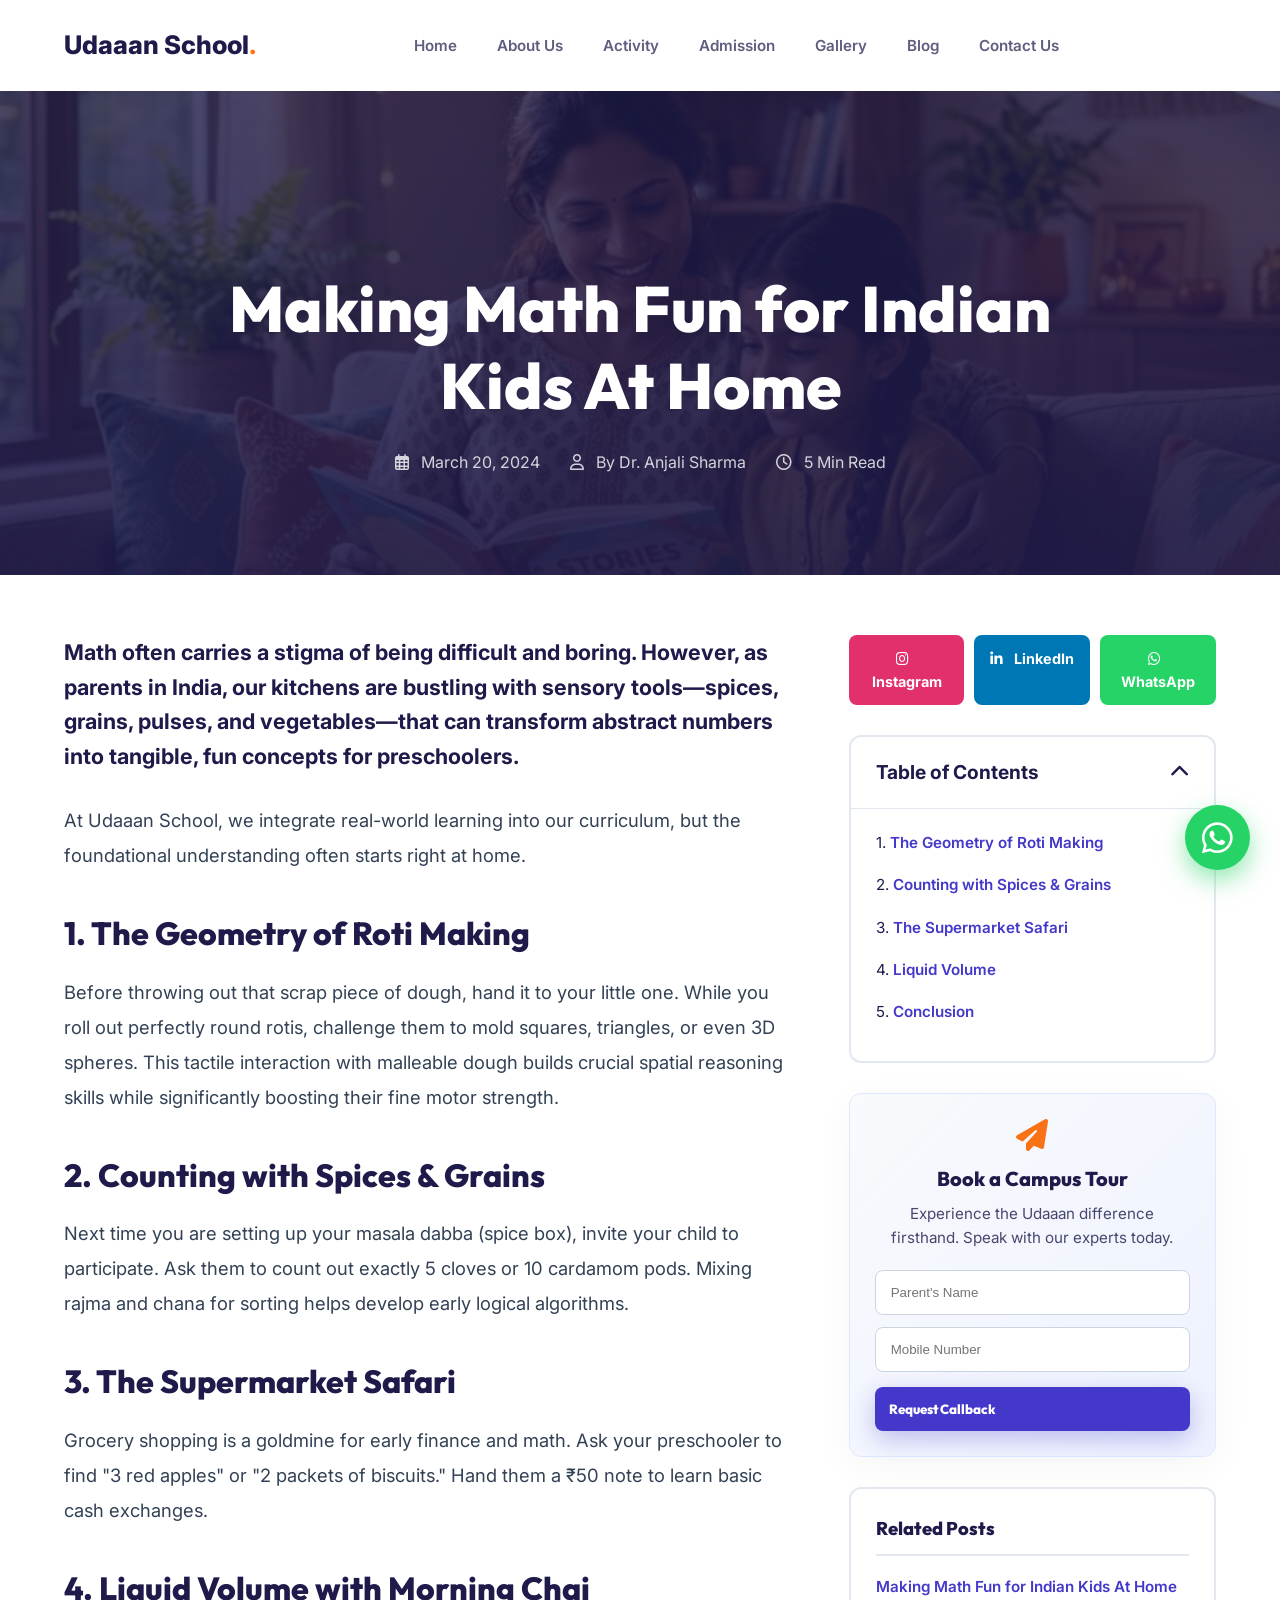
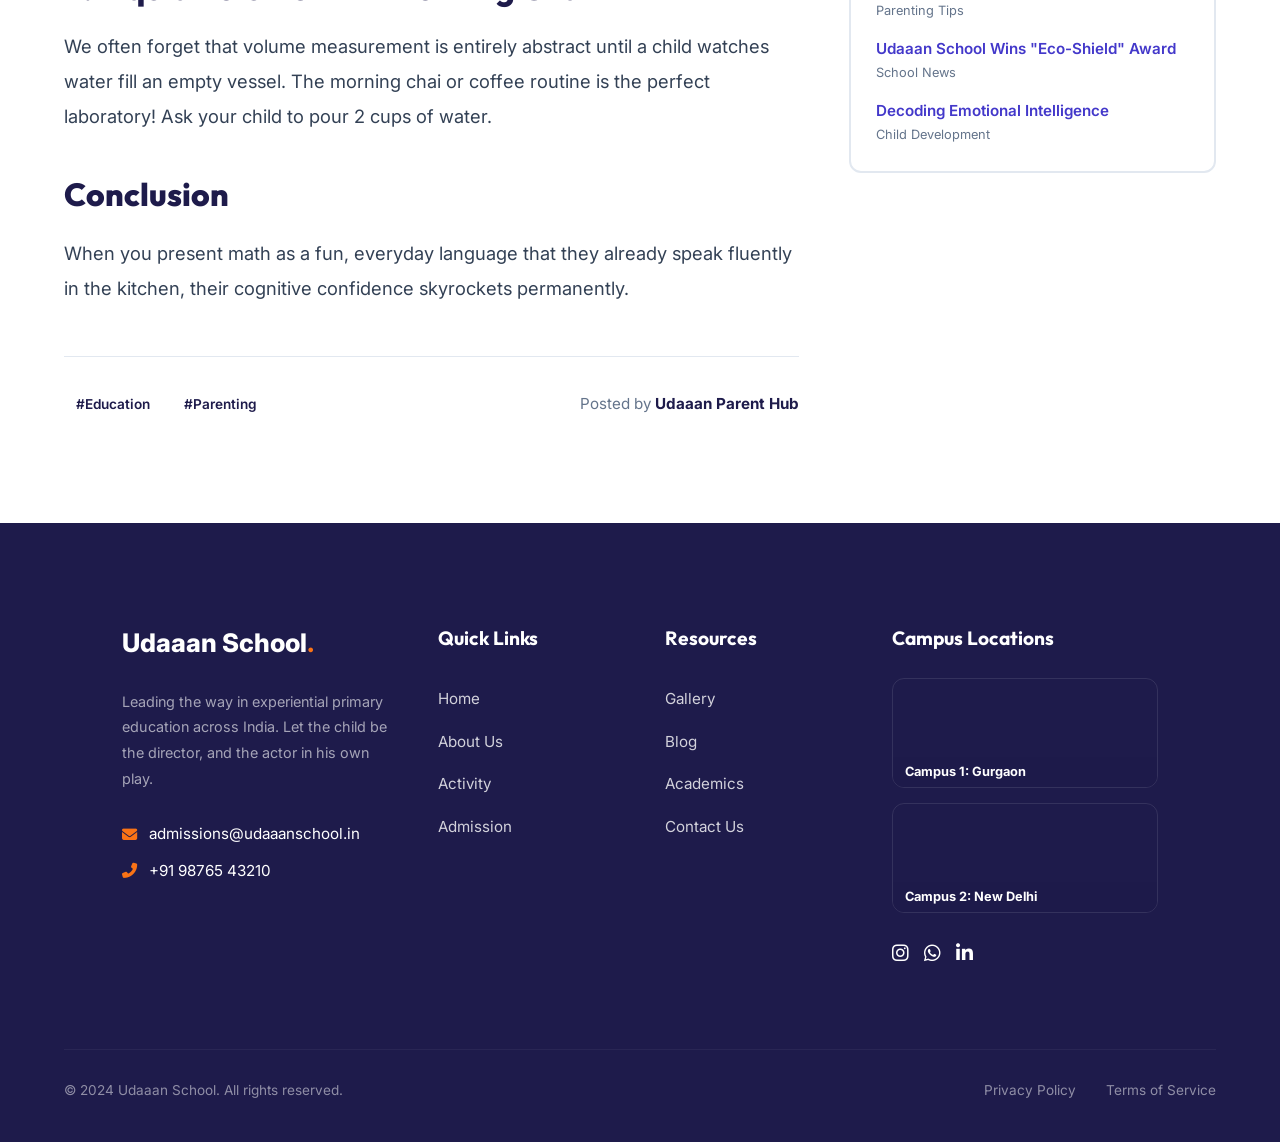
<file: making-math-fun-for-indian-kids-at-home.html>
<!DOCTYPE html>
<html lang="en">
<head>
    <meta charset="UTF-8">
    <meta name="viewport" content="width=device-width, initial-scale=1.0">
    <title>Making Math Fun for Indian Kids At Home | Udaaan School Blog</title>
    <link rel="stylesheet" href="style.css">
    <link rel="stylesheet" href="https://cdnjs.cloudflare.com/ajax/libs/font-awesome/6.4.0/css/all.min.css">
    <style>
        .blog-post-hero { background: linear-gradient(rgba(30, 27, 75, 0.8), rgba(30, 27, 75, 0.9)), url('blog_post.png'); background-size: cover; background-position: center; color: white; padding: 180px 5% 100px; text-align: center; position: relative; }
        .two-column-blog { display: grid; grid-template-columns: 2fr 1fr; gap: 50px; margin: 60px auto 100px; align-items: start; }
        .main-article { font-size: 1.15rem; line-height: 1.9; color: #334155; }
        .main-article h2 { color: var(--primary-navy); font-size: 2rem; margin: 40px 0 20px; line-height: 1.3; }
        .main-article p { margin-bottom: 25px; }
        .main-article .intro-text { font-size: 1.35rem; font-weight: 700; color: var(--primary-navy); margin-bottom: 30px; line-height: 1.6; }
        .sidebar { position: sticky; top: 100px; }
        .social-share { display: flex; gap: 10px; margin-bottom: 30px; }
        .social-share a { flex: 1; padding: 12px; color: white; text-align: center; border-radius: 8px; font-weight: 700; font-size: 0.9rem; text-decoration: none; }
        .toc-box { border: 2px solid #e2e8f0; border-radius: 12px; background: white; margin-bottom: 30px; }
        .toc-header { padding: 20px 25px; border-bottom: 1px solid #e2e8f0; display: flex; justify-content: space-between; align-items: center; font-size: 1.2rem; font-weight: 700; color: var(--primary-navy); }
        .toc-list { padding: 20px 25px; list-style-type: none; margin: 0; font-size: 0.95rem; line-height: 1.8; }
        .toc-list li { margin-bottom: 15px; }
        .toc-list a { color: var(--primary-indigo); font-weight: 600; text-decoration: none; }
        .toc-list ul { list-style-type: none; padding-left: 20px; margin-top: 10px; }
        .sidebar-form-box { background: linear-gradient(135deg, #f8fafc, #eef2ff); border: 1px solid #e0e7ff; border-radius: 12px; padding: 25px; text-align: center; box-shadow: var(--shadow-soft); }
        @media (max-width: 900px) { .two-column-blog { grid-template-columns: 1fr; } .sidebar { position: static; } }
    </style>
</head>
<body>
    <header id="header-placeholder"></header>

    <div class="blog-post-hero">
        <div class="container" style="max-width: 1000px;">
            <h1 style="font-size: 4rem; line-height: 1.2; margin-bottom: 25px;">Making Math Fun for Indian Kids At Home</h1>
            <div style="display: flex; justify-content: center; gap: 30px; opacity: 0.8; font-size: 1rem; flex-wrap: wrap;">
                <span><i class="far fa-calendar-alt" style="margin-right: 8px;"></i> March 20, 2024</span>
                <span><i class="far fa-user" style="margin-right: 8px;"></i> By Dr. Anjali Sharma</span>
                <span><i class="far fa-clock" style="margin-right: 8px;"></i> 5 Min Read</span>
            </div>
        </div>
    </div>

    <div class="container two-column-blog">
        <article class="main-article">
            <p class="intro-text">Math often carries a stigma of being difficult and boring. However, as parents in India, our kitchens are bustling with sensory tools—spices, grains, pulses, and vegetables—that can transform abstract numbers into tangible, fun concepts for preschoolers.</p>
            <p>At Udaaan School, we integrate real-world learning into our curriculum, but the foundational understanding often starts right at home.</p>
            <h2 id="geometry">1. The Geometry of Roti Making</h2>
            <p>Before throwing out that scrap piece of dough, hand it to your little one. While you roll out perfectly round rotis, challenge them to mold squares, triangles, or even 3D spheres. This tactile interaction with malleable dough builds crucial spatial reasoning skills while significantly boosting their fine motor strength.</p>
            <h2 id="counting">2. Counting with Spices & Grains</h2>
            <p>Next time you are setting up your masala dabba (spice box), invite your child to participate. Ask them to count out exactly 5 cloves or 10 cardamom pods. Mixing rajma and chana for sorting helps develop early logical algorithms.</p>
            <h2 id="supermarket">3. The Supermarket Safari</h2>
            <p>Grocery shopping is a goldmine for early finance and math. Ask your preschooler to find "3 red apples" or "2 packets of biscuits." Hand them a ₹50 note to learn basic cash exchanges.</p>
            <h2 id="measurement">4. Liquid Volume with Morning Chai</h2>
            <p>We often forget that volume measurement is entirely abstract until a child watches water fill an empty vessel. The morning chai or coffee routine is the perfect laboratory! Ask your child to pour 2 cups of water.</p>
            <h2 id="conclusion">Conclusion</h2>
            <p>When you present math as a fun, everyday language that they already speak fluently in the kitchen, their cognitive confidence skyrockets permanently.</p>
            <div style="margin-top: 50px; padding-top: 30px; border-top: 1px solid #e2e8f0; display: flex; justify-content: space-between; align-items: center;">
                <div style="display: flex; gap: 10px;">
                    <span style="background: var(--bg-light); padding: 5px 12px; border-radius: 20px; font-size: 0.85rem; color: var(--primary-navy); font-weight: 600;">#Education</span>
                    <span style="background: var(--bg-light); padding: 5px 12px; border-radius: 20px; font-size: 0.85rem; color: var(--primary-navy); font-weight: 600;">#Parenting</span>
                </div>
                <div style="font-size: 0.95rem; color: #64748b;">
                    Posted by <strong style="color: var(--primary-navy);">Udaaan Parent Hub</strong>
                </div>
            </div>
        </article>

        <aside class="sidebar">
            <div class="social-share">
                <a href="#" style="background: #e1306c;"><i class="fab fa-instagram" style="margin-right: 8px;"></i> Instagram</a>
                <a href="#" style="background: #0077b5;"><i class="fab fa-linkedin-in" style="margin-right: 8px;"></i> LinkedIn</a>
                <a href="#" style="background: #25D366;"><i class="fab fa-whatsapp" style="margin-right: 8px;"></i> WhatsApp</a>
            </div>
            <div class="toc-box">
                <div class="toc-header"><span>Table of Contents</span><i class="fas fa-chevron-up"></i></div>
                <ul class="toc-list">
                    <li>1. <a href="#geometry">The Geometry of Roti Making</a></li>
                    <li>2. <a href="#counting">Counting with Spices & Grains</a></li>
                    <li>3. <a href="#supermarket">The Supermarket Safari</a></li>
                    <li>4. <a href="#measurement">Liquid Volume</a></li>
                    <li>5. <a href="#conclusion">Conclusion</a></li>
                </ul>
            </div>
            <div class="sidebar-form-box">
                <i class="fas fa-paper-plane" style="font-size: 2rem; color: var(--accent-orange); margin-bottom: 15px;"></i>
                <h4 style="font-size: 1.25rem; color: var(--primary-navy); margin-bottom: 10px; line-height: 1.3;">Book a Campus Tour</h4>
                <p style="font-size: 0.95rem; opacity: 0.8; margin-bottom: 20px; color: var(--text-dark);">Experience the Udaaan difference firsthand. Speak with our experts today.</p>
                <form onsubmit="alert('Inquiry received! We will contact you soon.'); return false;">
                    <input type="text" placeholder="Parent's Name" required style="width: 100%; padding: 14px 15px; margin-bottom: 12px; border: 1px solid #cbd5e1; border-radius: 8px;">
                    <input type="tel" placeholder="Mobile Number" required style="width: 100%; padding: 14px 15px; margin-bottom: 15px; border: 1px solid #cbd5e1; border-radius: 8px;">
                    <button class="btn btn-primary" style="width: 100%; padding: 14px; background: var(--primary-indigo); color: white; border-radius: 8px; font-weight: 800; border: none; cursor: pointer;">Request Callback</button>
                </form>
            </div>

            <!-- RELATED BLOGS -->
            <div class="related-blogs-box" style="margin-top: 30px; border: 2px solid #e2e8f0; border-radius: 12px; background: white; padding: 25px;">
                <h4 style="font-size: 1.15rem; color: var(--primary-navy); margin-bottom: 20px; border-bottom: 2px solid #e2e8f0; padding-bottom: 10px;">Related Posts</h4>
                <ul style="list-style-type: none; margin: 0; padding: 0;">
                    <li style="margin-bottom: 15px;">
                        <a href="making-math-fun-for-indian-kids-at-home.html" style="text-decoration: none; color: var(--primary-indigo); font-weight: 600; font-size: 0.95rem; line-height: 1.4; display: block;">Making Math Fun for Indian Kids At Home</a>
                        <span style="font-size: 0.8rem; color: #64748b;">Parenting Tips</span>
                    </li>
                    <li style="margin-bottom: 15px;">
                        <a href="udaaan-school-wins-national-eco-shield-stem-award.html" style="text-decoration: none; color: var(--primary-indigo); font-weight: 600; font-size: 0.95rem; line-height: 1.4; display: block;">Udaaan School Wins "Eco-Shield" Award</a>
                        <span style="font-size: 0.8rem; color: #64748b;">School News</span>
                    </li>
                    <li>
                        <a href="decoding-emotional-intelligence-for-preschoolers.html" style="text-decoration: none; color: var(--primary-indigo); font-weight: 600; font-size: 0.95rem; line-height: 1.4; display: block;">Decoding Emotional Intelligence</a>
                        <span style="font-size: 0.8rem; color: #64748b;">Child Development</span>
                    </li>
                </ul>
            </div>
        </aside>
    </div>

    <footer id="footer-placeholder"></footer>
    <script src="main.js"></script>
</body>
</html>
</file>
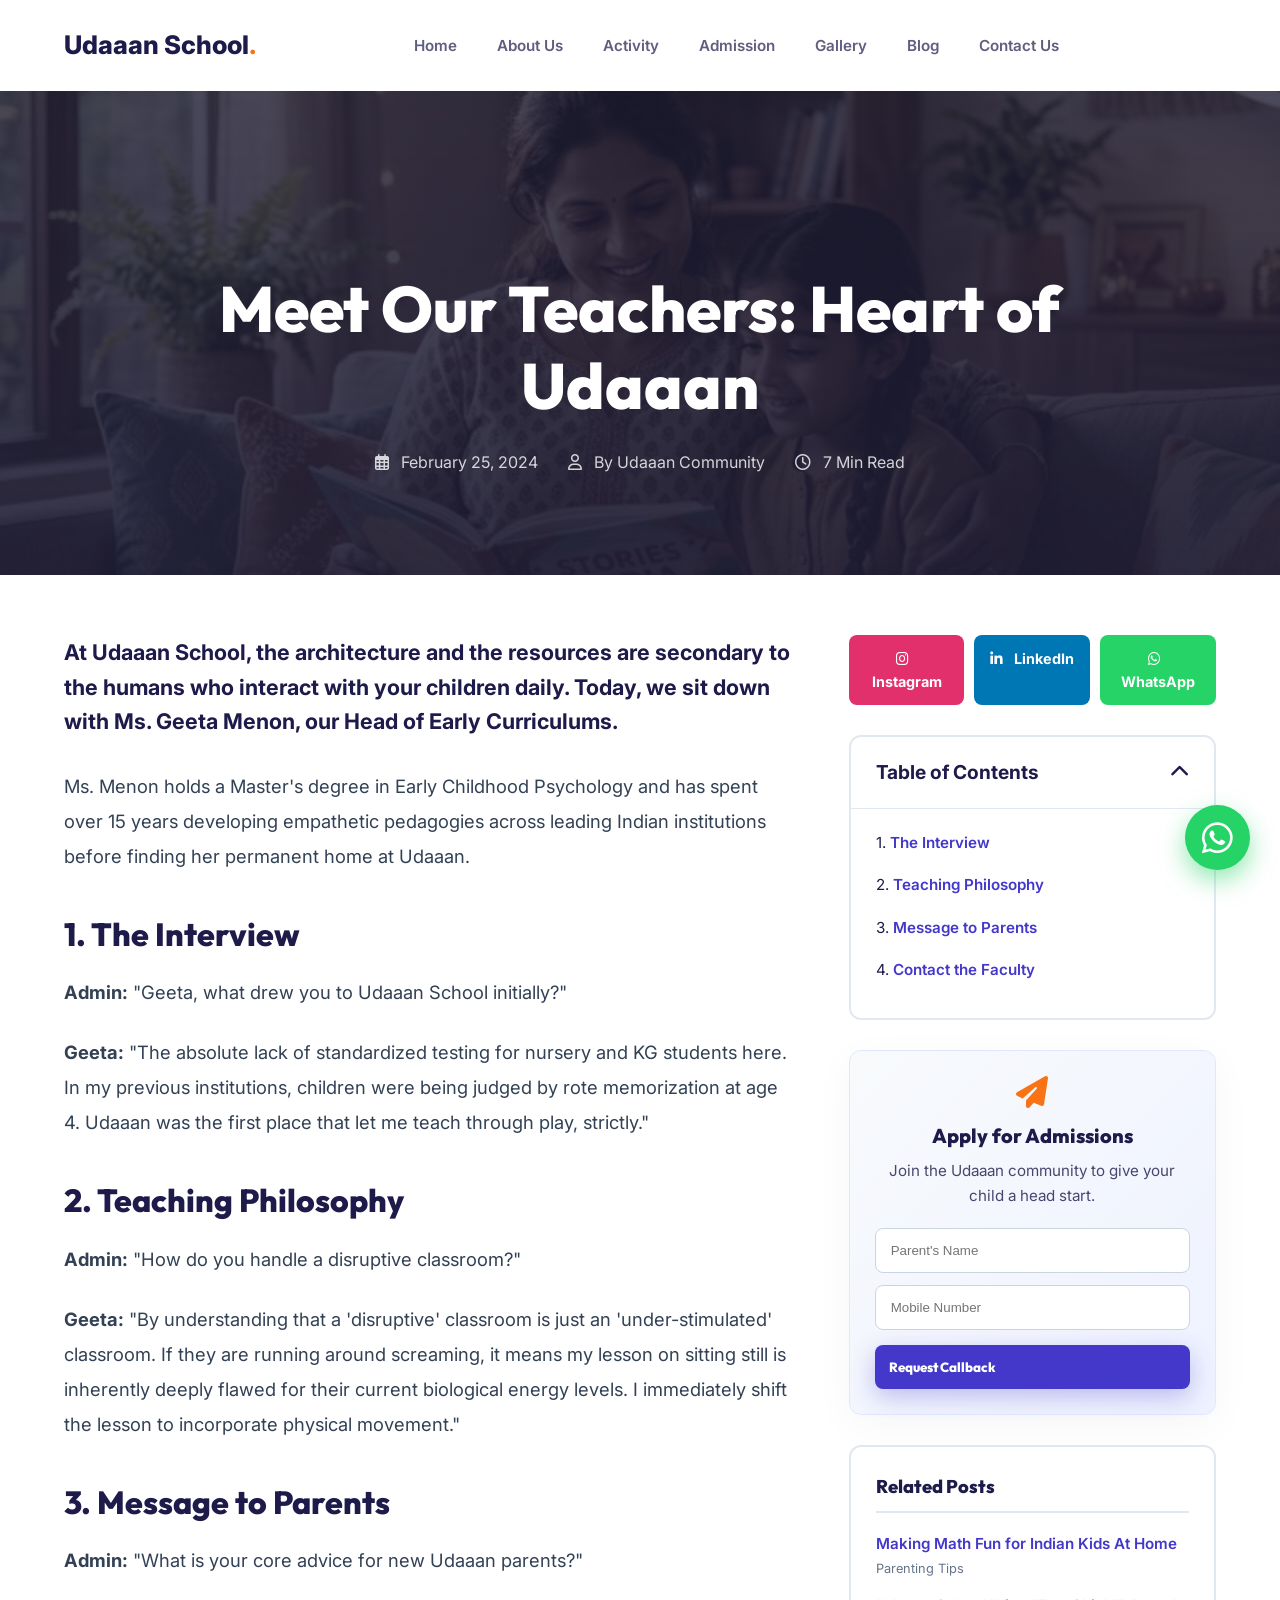
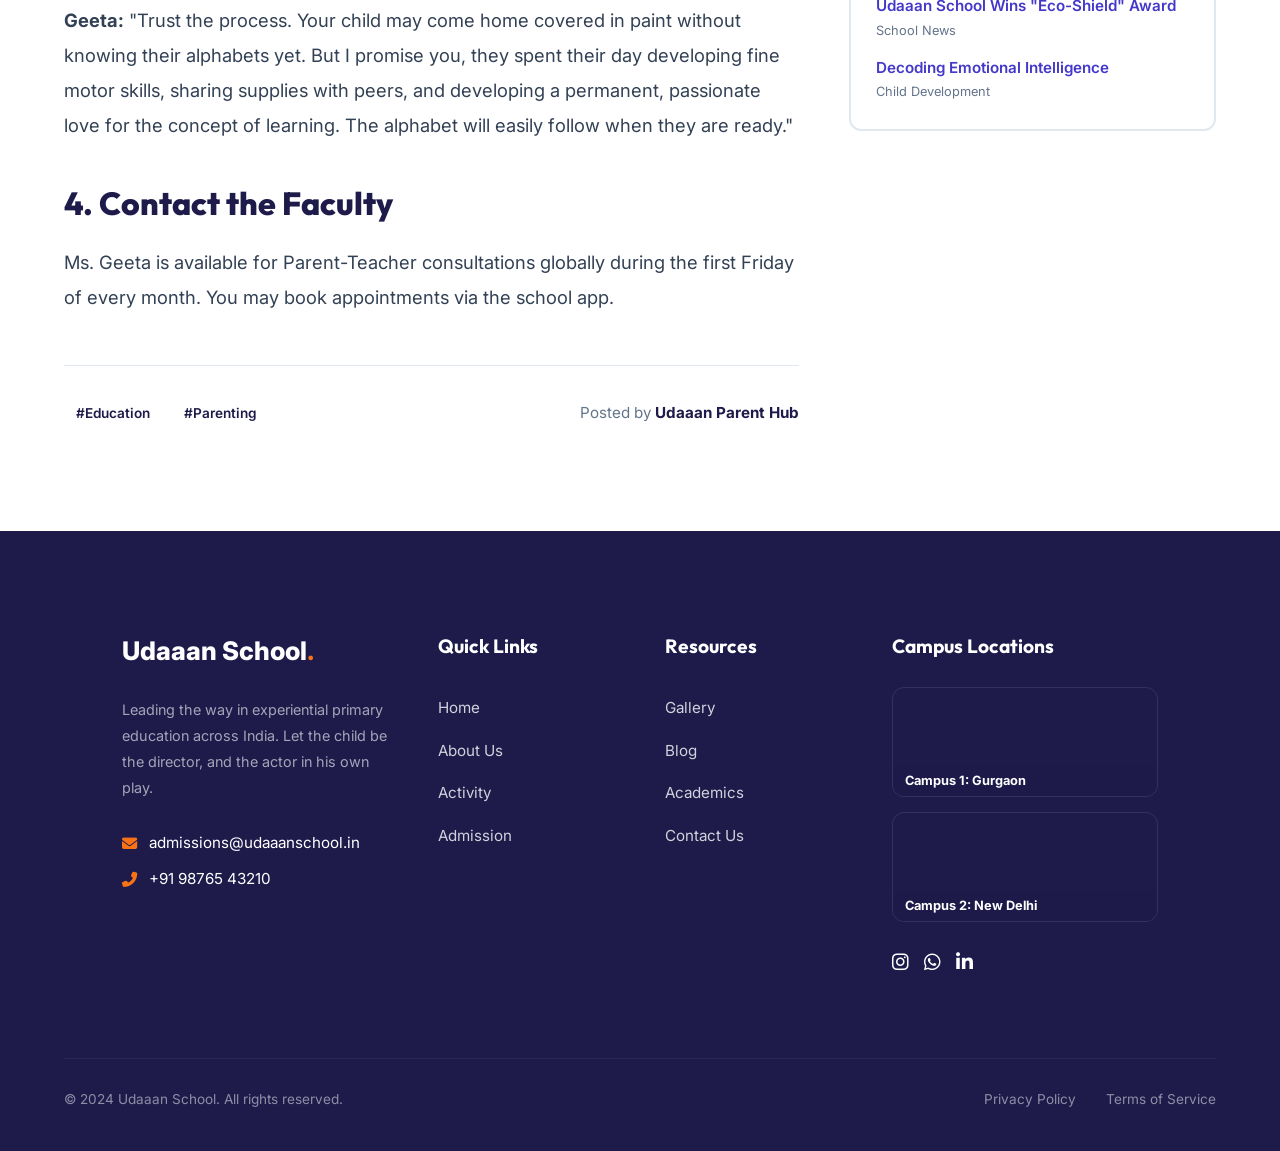
<file: meet-our-teachers-heart-of-udaaan-school.html>
<!DOCTYPE html>
<html lang="en">
<head>
    <meta charset="UTF-8">
    <meta name="viewport" content="width=device-width, initial-scale=1.0">
    <title>Meet Our Teachers: Heart of Udaaan School | Blog</title>
    <link rel="stylesheet" href="style.css">
    <link rel="stylesheet" href="https://cdnjs.cloudflare.com/ajax/libs/font-awesome/6.4.0/css/all.min.css">
    <style>
        .blog-post-hero { background: linear-gradient(rgba(30, 27, 75, 0.8), rgba(30, 27, 75, 0.9)), url('blog_post.png'); background-size: cover; background-position: center; color: white; padding: 180px 5% 100px; text-align: center; position: relative; }
        .two-column-blog { display: grid; grid-template-columns: 2fr 1fr; gap: 50px; margin: 60px auto 100px; align-items: start; }
        .main-article { font-size: 1.15rem; line-height: 1.9; color: #334155; }
        .main-article h2 { color: var(--primary-navy); font-size: 2rem; margin: 40px 0 20px; line-height: 1.3; }
        .main-article p { margin-bottom: 25px; }
        .main-article .intro-text { font-size: 1.35rem; font-weight: 700; color: var(--primary-navy); margin-bottom: 30px; line-height: 1.6; }
        .sidebar { position: sticky; top: 100px; }
        .social-share { display: flex; gap: 10px; margin-bottom: 30px; }
        .social-share a { flex: 1; padding: 12px; color: white; text-align: center; border-radius: 8px; font-weight: 700; font-size: 0.9rem; text-decoration: none; }
        .toc-box { border: 2px solid #e2e8f0; border-radius: 12px; background: white; margin-bottom: 30px; }
        .toc-header { padding: 20px 25px; border-bottom: 1px solid #e2e8f0; display: flex; justify-content: space-between; align-items: center; font-size: 1.2rem; font-weight: 700; color: var(--primary-navy); }
        .toc-list { padding: 20px 25px; list-style-type: none; margin: 0; font-size: 0.95rem; line-height: 1.8; }
        .toc-list li { margin-bottom: 15px; }
        .toc-list a { color: var(--primary-indigo); font-weight: 600; text-decoration: none; }
        .sidebar-form-box { background: linear-gradient(135deg, #f8fafc, #eef2ff); border: 1px solid #e0e7ff; border-radius: 12px; padding: 25px; text-align: center; box-shadow: var(--shadow-soft); }
        @media (max-width: 900px) { .two-column-blog { grid-template-columns: 1fr; } .sidebar { position: static; } }
    </style>
</head>
<body>
    <header id="header-placeholder"></header>

    <div class="blog-post-hero" style="filter: grayscale(0.5);">
        <div class="container" style="max-width: 1000px; filter: grayscale(0);">
            <h1 style="font-size: 4rem; line-height: 1.2; margin-bottom: 25px;">Meet Our Teachers: Heart of Udaaan</h1>
            <div style="display: flex; justify-content: center; gap: 30px; opacity: 0.8; font-size: 1rem; flex-wrap: wrap;">
                <span><i class="far fa-calendar-alt" style="margin-right: 8px;"></i> February 25, 2024</span>
                <span><i class="far fa-user" style="margin-right: 8px;"></i> By Udaaan Community</span>
                <span><i class="far fa-clock" style="margin-right: 8px;"></i> 7 Min Read</span>
            </div>
        </div>
    </div>

    <div class="container two-column-blog">
        <article class="main-article">
            <p class="intro-text">At Udaaan School, the architecture and the resources are secondary to the humans who interact with your children daily. Today, we sit down with Ms. Geeta Menon, our Head of Early Curriculums.</p>
            <p>Ms. Menon holds a Master's degree in Early Childhood Psychology and has spent over 15 years developing empathetic pedagogies across leading Indian institutions before finding her permanent home at Udaaan.</p>
            <h2 id="interview">1. The Interview</h2>
            <p><strong>Admin:</strong> "Geeta, what drew you to Udaaan School initially?"</p>
            <p><strong>Geeta:</strong> "The absolute lack of standardized testing for nursery and KG students here. In my previous institutions, children were being judged by rote memorization at age 4. Udaaan was the first place that let me teach through play, strictly."</p>
            <h2 id="philosophy">2. Teaching Philosophy</h2>
            <p><strong>Admin:</strong> "How do you handle a disruptive classroom?"</p>
            <p><strong>Geeta:</strong> "By understanding that a 'disruptive' classroom is just an 'under-stimulated' classroom. If they are running around screaming, it means my lesson on sitting still is inherently deeply flawed for their current biological energy levels. I immediately shift the lesson to incorporate physical movement."</p>
            <h2 id="parents">3. Message to Parents</h2>
            <p><strong>Admin:</strong> "What is your core advice for new Udaaan parents?"</p>
            <p><strong>Geeta:</strong> "Trust the process. Your child may come home covered in paint without knowing their alphabets yet. But I promise you, they spent their day developing fine motor skills, sharing supplies with peers, and developing a permanent, passionate love for the concept of learning. The alphabet will easily follow when they are ready."</p>
            <h2 id="conclusion">4. Contact the Faculty</h2>
            <p>Ms. Geeta is available for Parent-Teacher consultations globally during the first Friday of every month. You may book appointments via the school app.</p>
            <div style="margin-top: 50px; padding-top: 30px; border-top: 1px solid #e2e8f0; display: flex; justify-content: space-between; align-items: center;">
                <div style="display: flex; gap: 10px;">
                    <span style="background: var(--bg-light); padding: 5px 12px; border-radius: 20px; font-size: 0.85rem; color: var(--primary-navy); font-weight: 600;">#Education</span>
                    <span style="background: var(--bg-light); padding: 5px 12px; border-radius: 20px; font-size: 0.85rem; color: var(--primary-navy); font-weight: 600;">#Parenting</span>
                </div>
                <div style="font-size: 0.95rem; color: #64748b;">
                    Posted by <strong style="color: var(--primary-navy);">Udaaan Parent Hub</strong>
                </div>
            </div>
        </article>

        <aside class="sidebar">
            <div class="social-share">
                <a href="#" style="background: #e1306c;"><i class="fab fa-instagram" style="margin-right: 8px;"></i> Instagram</a>
                <a href="#" style="background: #0077b5;"><i class="fab fa-linkedin-in" style="margin-right: 8px;"></i> LinkedIn</a>
                <a href="#" style="background: #25D366;"><i class="fab fa-whatsapp" style="margin-right: 8px;"></i> WhatsApp</a>
            </div>
            <div class="toc-box">
                <div class="toc-header"><span>Table of Contents</span><i class="fas fa-chevron-up"></i></div>
                <ul class="toc-list">
                    <li>1. <a href="#interview">The Interview</a></li>
                    <li>2. <a href="#philosophy">Teaching Philosophy</a></li>
                    <li>3. <a href="#parents">Message to Parents</a></li>
                    <li>4. <a href="#conclusion">Contact the Faculty</a></li>
                </ul>
            </div>
            <div class="sidebar-form-box">
                <i class="fas fa-paper-plane" style="font-size: 2rem; color: var(--accent-orange); margin-bottom: 15px;"></i>
                <h4 style="font-size: 1.25rem; color: var(--primary-navy); margin-bottom: 10px; line-height: 1.3;">Apply for Admissions</h4>
                <p style="font-size: 0.95rem; opacity: 0.8; margin-bottom: 20px; color: var(--text-dark);">Join the Udaaan community to give your child a head start.</p>
                <form onsubmit="alert('Inquiry received! We will contact you soon.'); return false;">
                    <input type="text" placeholder="Parent's Name" required style="width: 100%; padding: 14px 15px; margin-bottom: 12px; border: 1px solid #cbd5e1; border-radius: 8px;">
                    <input type="tel" placeholder="Mobile Number" required style="width: 100%; padding: 14px 15px; margin-bottom: 15px; border: 1px solid #cbd5e1; border-radius: 8px;">
                    <button class="btn btn-primary" style="width: 100%; padding: 14px; background: var(--primary-indigo); color: white; border-radius: 8px; font-weight: 800; border: none; cursor: pointer;">Request Callback</button>
                </form>
            </div>

            <!-- RELATED BLOGS -->
            <div class="related-blogs-box" style="margin-top: 30px; border: 2px solid #e2e8f0; border-radius: 12px; background: white; padding: 25px;">
                <h4 style="font-size: 1.15rem; color: var(--primary-navy); margin-bottom: 20px; border-bottom: 2px solid #e2e8f0; padding-bottom: 10px;">Related Posts</h4>
                <ul style="list-style-type: none; margin: 0; padding: 0;">
                    <li style="margin-bottom: 15px;">
                        <a href="making-math-fun-for-indian-kids-at-home.html" style="text-decoration: none; color: var(--primary-indigo); font-weight: 600; font-size: 0.95rem; line-height: 1.4; display: block;">Making Math Fun for Indian Kids At Home</a>
                        <span style="font-size: 0.8rem; color: #64748b;">Parenting Tips</span>
                    </li>
                    <li style="margin-bottom: 15px;">
                        <a href="udaaan-school-wins-national-eco-shield-stem-award.html" style="text-decoration: none; color: var(--primary-indigo); font-weight: 600; font-size: 0.95rem; line-height: 1.4; display: block;">Udaaan School Wins "Eco-Shield" Award</a>
                        <span style="font-size: 0.8rem; color: #64748b;">School News</span>
                    </li>
                    <li>
                        <a href="decoding-emotional-intelligence-for-preschoolers.html" style="text-decoration: none; color: var(--primary-indigo); font-weight: 600; font-size: 0.95rem; line-height: 1.4; display: block;">Decoding Emotional Intelligence</a>
                        <span style="font-size: 0.8rem; color: #64748b;">Child Development</span>
                    </li>
                </ul>
            </div>
        </aside>
    </div>

    <footer id="footer-placeholder"></footer>
    <script src="main.js"></script>
</body>
</html>
</file>
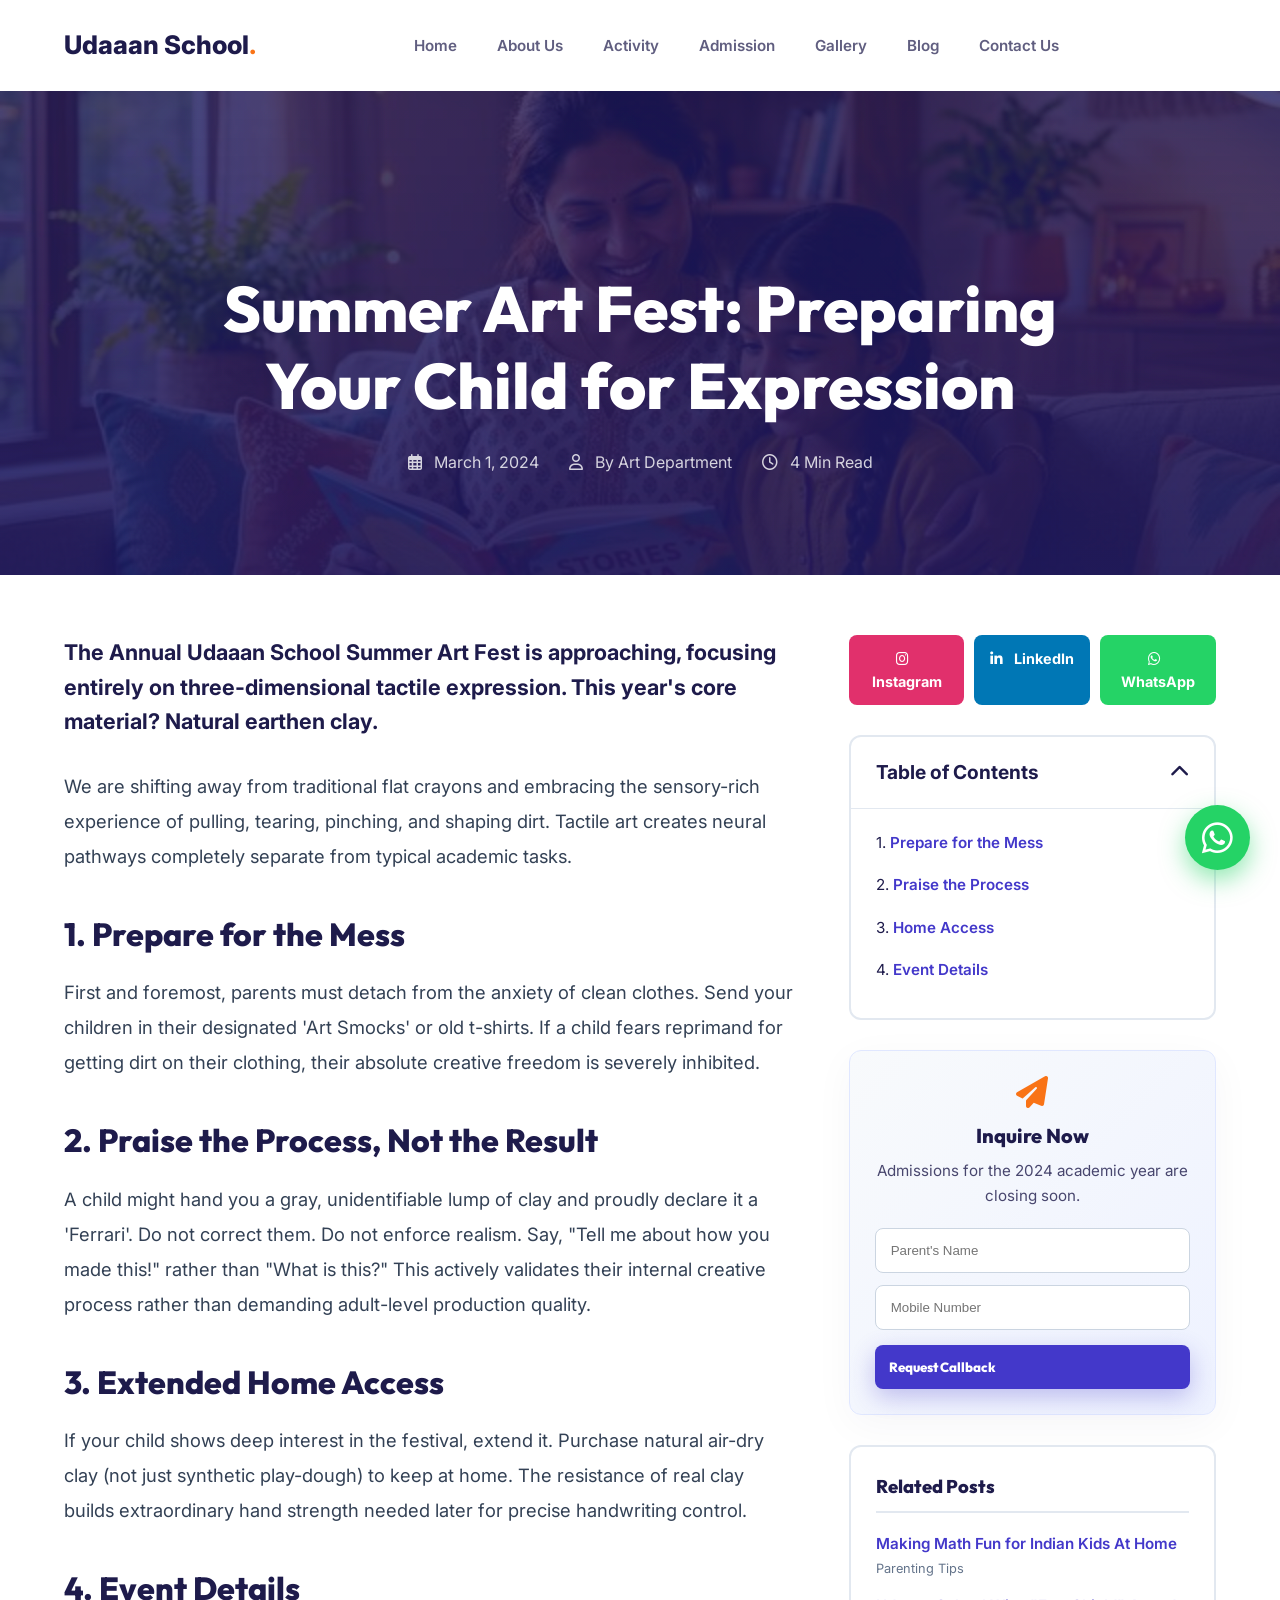
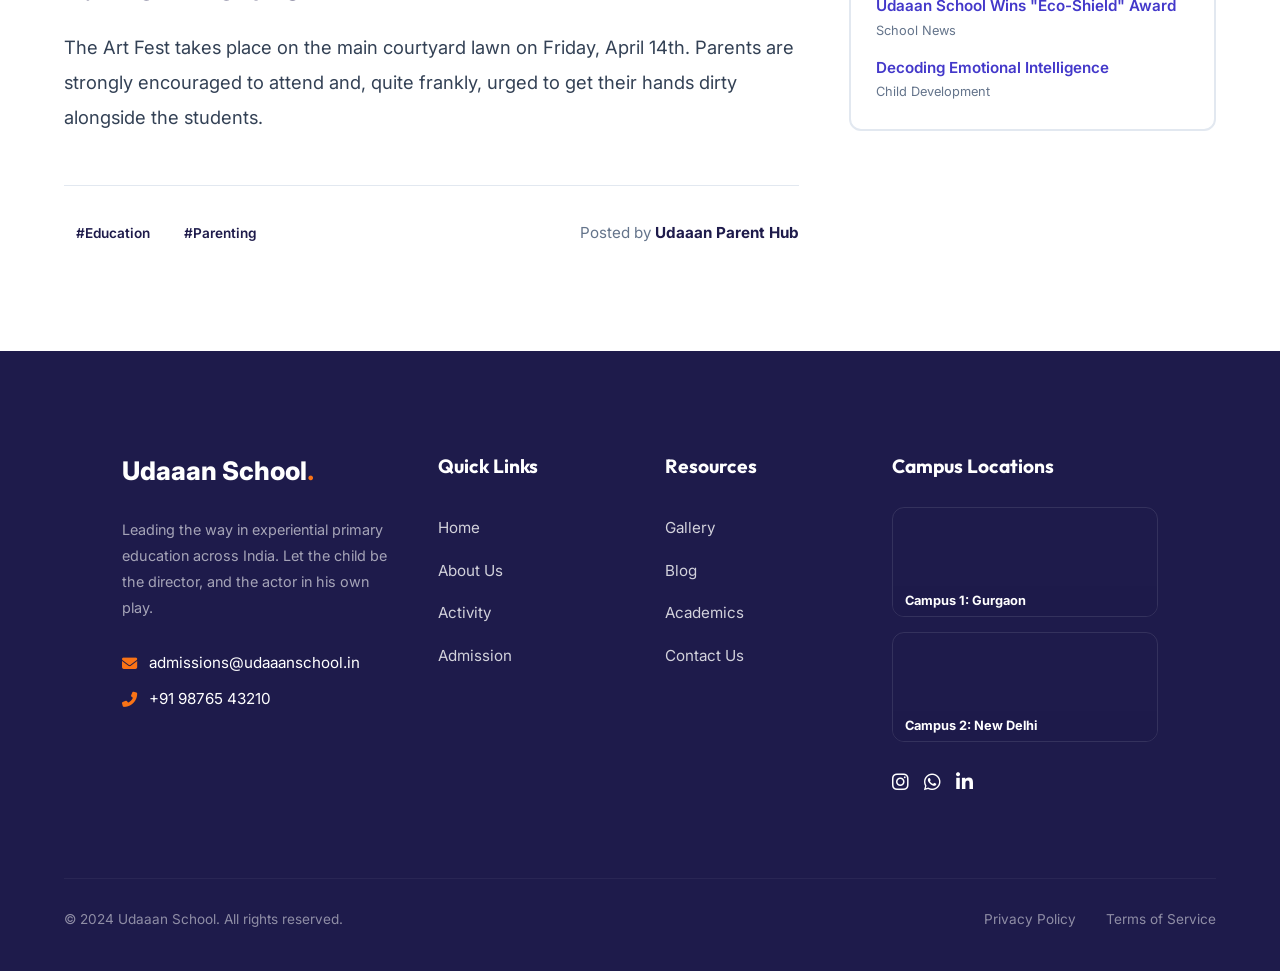
<file: summer-art-fest-preparing-your-child.html>
<!DOCTYPE html>
<html lang="en">
<head>
    <meta charset="UTF-8">
    <meta name="viewport" content="width=device-width, initial-scale=1.0">
    <title>Summer Art Fest: Preparing Your Child | Udaaan School Blog</title>
    <link rel="stylesheet" href="style.css">
    <link rel="stylesheet" href="https://cdnjs.cloudflare.com/ajax/libs/font-awesome/6.4.0/css/all.min.css">
    <style>
        .blog-post-hero { background: linear-gradient(rgba(30, 27, 75, 0.8), rgba(30, 27, 75, 0.9)), url('blog_post.png'); background-size: cover; background-position: center; color: white; padding: 180px 5% 100px; text-align: center; position: relative; }
        .two-column-blog { display: grid; grid-template-columns: 2fr 1fr; gap: 50px; margin: 60px auto 100px; align-items: start; }
        .main-article { font-size: 1.15rem; line-height: 1.9; color: #334155; }
        .main-article h2 { color: var(--primary-navy); font-size: 2rem; margin: 40px 0 20px; line-height: 1.3; }
        .main-article p { margin-bottom: 25px; }
        .main-article .intro-text { font-size: 1.35rem; font-weight: 700; color: var(--primary-navy); margin-bottom: 30px; line-height: 1.6; }
        .sidebar { position: sticky; top: 100px; }
        .social-share { display: flex; gap: 10px; margin-bottom: 30px; }
        .social-share a { flex: 1; padding: 12px; color: white; text-align: center; border-radius: 8px; font-weight: 700; font-size: 0.9rem; text-decoration: none; }
        .toc-box { border: 2px solid #e2e8f0; border-radius: 12px; background: white; margin-bottom: 30px; }
        .toc-header { padding: 20px 25px; border-bottom: 1px solid #e2e8f0; display: flex; justify-content: space-between; align-items: center; font-size: 1.2rem; font-weight: 700; color: var(--primary-navy); }
        .toc-list { padding: 20px 25px; list-style-type: none; margin: 0; font-size: 0.95rem; line-height: 1.8; }
        .toc-list li { margin-bottom: 15px; }
        .toc-list a { color: var(--primary-indigo); font-weight: 600; text-decoration: none; }
        .sidebar-form-box { background: linear-gradient(135deg, #f8fafc, #eef2ff); border: 1px solid #e0e7ff; border-radius: 12px; padding: 25px; text-align: center; box-shadow: var(--shadow-soft); }
        @media (max-width: 900px) { .two-column-blog { grid-template-columns: 1fr; } .sidebar { position: static; } }
    </style>
</head>
<body>
    <header id="header-placeholder"></header>

    <div class="blog-post-hero" style="filter: saturate(1.5);">
        <div class="container" style="max-width: 1000px; filter: saturate(1);">
            <h1 style="font-size: 4rem; line-height: 1.2; margin-bottom: 25px;">Summer Art Fest: Preparing Your Child for Expression</h1>
            <div style="display: flex; justify-content: center; gap: 30px; opacity: 0.8; font-size: 1rem; flex-wrap: wrap;">
                <span><i class="far fa-calendar-alt" style="margin-right: 8px;"></i> March 1, 2024</span>
                <span><i class="far fa-user" style="margin-right: 8px;"></i> By Art Department</span>
                <span><i class="far fa-clock" style="margin-right: 8px;"></i> 4 Min Read</span>
            </div>
        </div>
    </div>

    <div class="container two-column-blog">
        <article class="main-article">
            <p class="intro-text">The Annual Udaaan School Summer Art Fest is approaching, focusing entirely on three-dimensional tactile expression. This year's core material? Natural earthen clay.</p>
            <p>We are shifting away from traditional flat crayons and embracing the sensory-rich experience of pulling, tearing, pinching, and shaping dirt. Tactile art creates neural pathways completely separate from typical academic tasks.</p>
            <h2 id="mess">1. Prepare for the Mess</h2>
            <p>First and foremost, parents must detach from the anxiety of clean clothes. Send your children in their designated 'Art Smocks' or old t-shirts. If a child fears reprimand for getting dirt on their clothing, their absolute creative freedom is severely inhibited.</p>
            <h2 id="process">2. Praise the Process, Not the Result</h2>
            <p>A child might hand you a gray, unidentifiable lump of clay and proudly declare it a 'Ferrari'. Do not correct them. Do not enforce realism. Say, "Tell me about how you made this!" rather than "What is this?" This actively validates their internal creative process rather than demanding adult-level production quality.</p>
            <h2 id="supplies">3. Extended Home Access</h2>
            <p>If your child shows deep interest in the festival, extend it. Purchase natural air-dry clay (not just synthetic play-dough) to keep at home. The resistance of real clay builds extraordinary hand strength needed later for precise handwriting control.</p>
            <h2 id="conclusion">4. Event Details</h2>
            <p>The Art Fest takes place on the main courtyard lawn on Friday, April 14th. Parents are strongly encouraged to attend and, quite frankly, urged to get their hands dirty alongside the students.</p>
            <div style="margin-top: 50px; padding-top: 30px; border-top: 1px solid #e2e8f0; display: flex; justify-content: space-between; align-items: center;">
                <div style="display: flex; gap: 10px;">
                    <span style="background: var(--bg-light); padding: 5px 12px; border-radius: 20px; font-size: 0.85rem; color: var(--primary-navy); font-weight: 600;">#Education</span>
                    <span style="background: var(--bg-light); padding: 5px 12px; border-radius: 20px; font-size: 0.85rem; color: var(--primary-navy); font-weight: 600;">#Parenting</span>
                </div>
                <div style="font-size: 0.95rem; color: #64748b;">
                    Posted by <strong style="color: var(--primary-navy);">Udaaan Parent Hub</strong>
                </div>
            </div>
        </article>

        <aside class="sidebar">
            <div class="social-share">
                <a href="#" style="background: #e1306c;"><i class="fab fa-instagram" style="margin-right: 8px;"></i> Instagram</a>
                <a href="#" style="background: #0077b5;"><i class="fab fa-linkedin-in" style="margin-right: 8px;"></i> LinkedIn</a>
                <a href="#" style="background: #25D366;"><i class="fab fa-whatsapp" style="margin-right: 8px;"></i> WhatsApp</a>
            </div>
            <div class="toc-box">
                <div class="toc-header"><span>Table of Contents</span><i class="fas fa-chevron-up"></i></div>
                <ul class="toc-list">
                    <li>1. <a href="#mess">Prepare for the Mess</a></li>
                    <li>2. <a href="#process">Praise the Process</a></li>
                    <li>3. <a href="#supplies">Home Access</a></li>
                    <li>4. <a href="#conclusion">Event Details</a></li>
                </ul>
            </div>
            <div class="sidebar-form-box">
                <i class="fas fa-paper-plane" style="font-size: 2rem; color: var(--accent-orange); margin-bottom: 15px;"></i>
                <h4 style="font-size: 1.25rem; color: var(--primary-navy); margin-bottom: 10px; line-height: 1.3;">Inquire Now</h4>
                <p style="font-size: 0.95rem; opacity: 0.8; margin-bottom: 20px; color: var(--text-dark);">Admissions for the 2024 academic year are closing soon.</p>
                <form onsubmit="alert('Inquiry received! We will contact you soon.'); return false;">
                    <input type="text" placeholder="Parent's Name" required style="width: 100%; padding: 14px 15px; margin-bottom: 12px; border: 1px solid #cbd5e1; border-radius: 8px;">
                    <input type="tel" placeholder="Mobile Number" required style="width: 100%; padding: 14px 15px; margin-bottom: 15px; border: 1px solid #cbd5e1; border-radius: 8px;">
                    <button class="btn btn-primary" style="width: 100%; padding: 14px; background: var(--primary-indigo); color: white; border-radius: 8px; font-weight: 800; border: none; cursor: pointer;">Request Callback</button>
                </form>
            </div>

            <!-- RELATED BLOGS -->
            <div class="related-blogs-box" style="margin-top: 30px; border: 2px solid #e2e8f0; border-radius: 12px; background: white; padding: 25px;">
                <h4 style="font-size: 1.15rem; color: var(--primary-navy); margin-bottom: 20px; border-bottom: 2px solid #e2e8f0; padding-bottom: 10px;">Related Posts</h4>
                <ul style="list-style-type: none; margin: 0; padding: 0;">
                    <li style="margin-bottom: 15px;">
                        <a href="making-math-fun-for-indian-kids-at-home.html" style="text-decoration: none; color: var(--primary-indigo); font-weight: 600; font-size: 0.95rem; line-height: 1.4; display: block;">Making Math Fun for Indian Kids At Home</a>
                        <span style="font-size: 0.8rem; color: #64748b;">Parenting Tips</span>
                    </li>
                    <li style="margin-bottom: 15px;">
                        <a href="udaaan-school-wins-national-eco-shield-stem-award.html" style="text-decoration: none; color: var(--primary-indigo); font-weight: 600; font-size: 0.95rem; line-height: 1.4; display: block;">Udaaan School Wins "Eco-Shield" Award</a>
                        <span style="font-size: 0.8rem; color: #64748b;">School News</span>
                    </li>
                    <li>
                        <a href="decoding-emotional-intelligence-for-preschoolers.html" style="text-decoration: none; color: var(--primary-indigo); font-weight: 600; font-size: 0.95rem; line-height: 1.4; display: block;">Decoding Emotional Intelligence</a>
                        <span style="font-size: 0.8rem; color: #64748b;">Child Development</span>
                    </li>
                </ul>
            </div>
        </aside>
    </div>

    <footer id="footer-placeholder"></footer>
    <script src="main.js"></script>
</body>
</html>
</file>
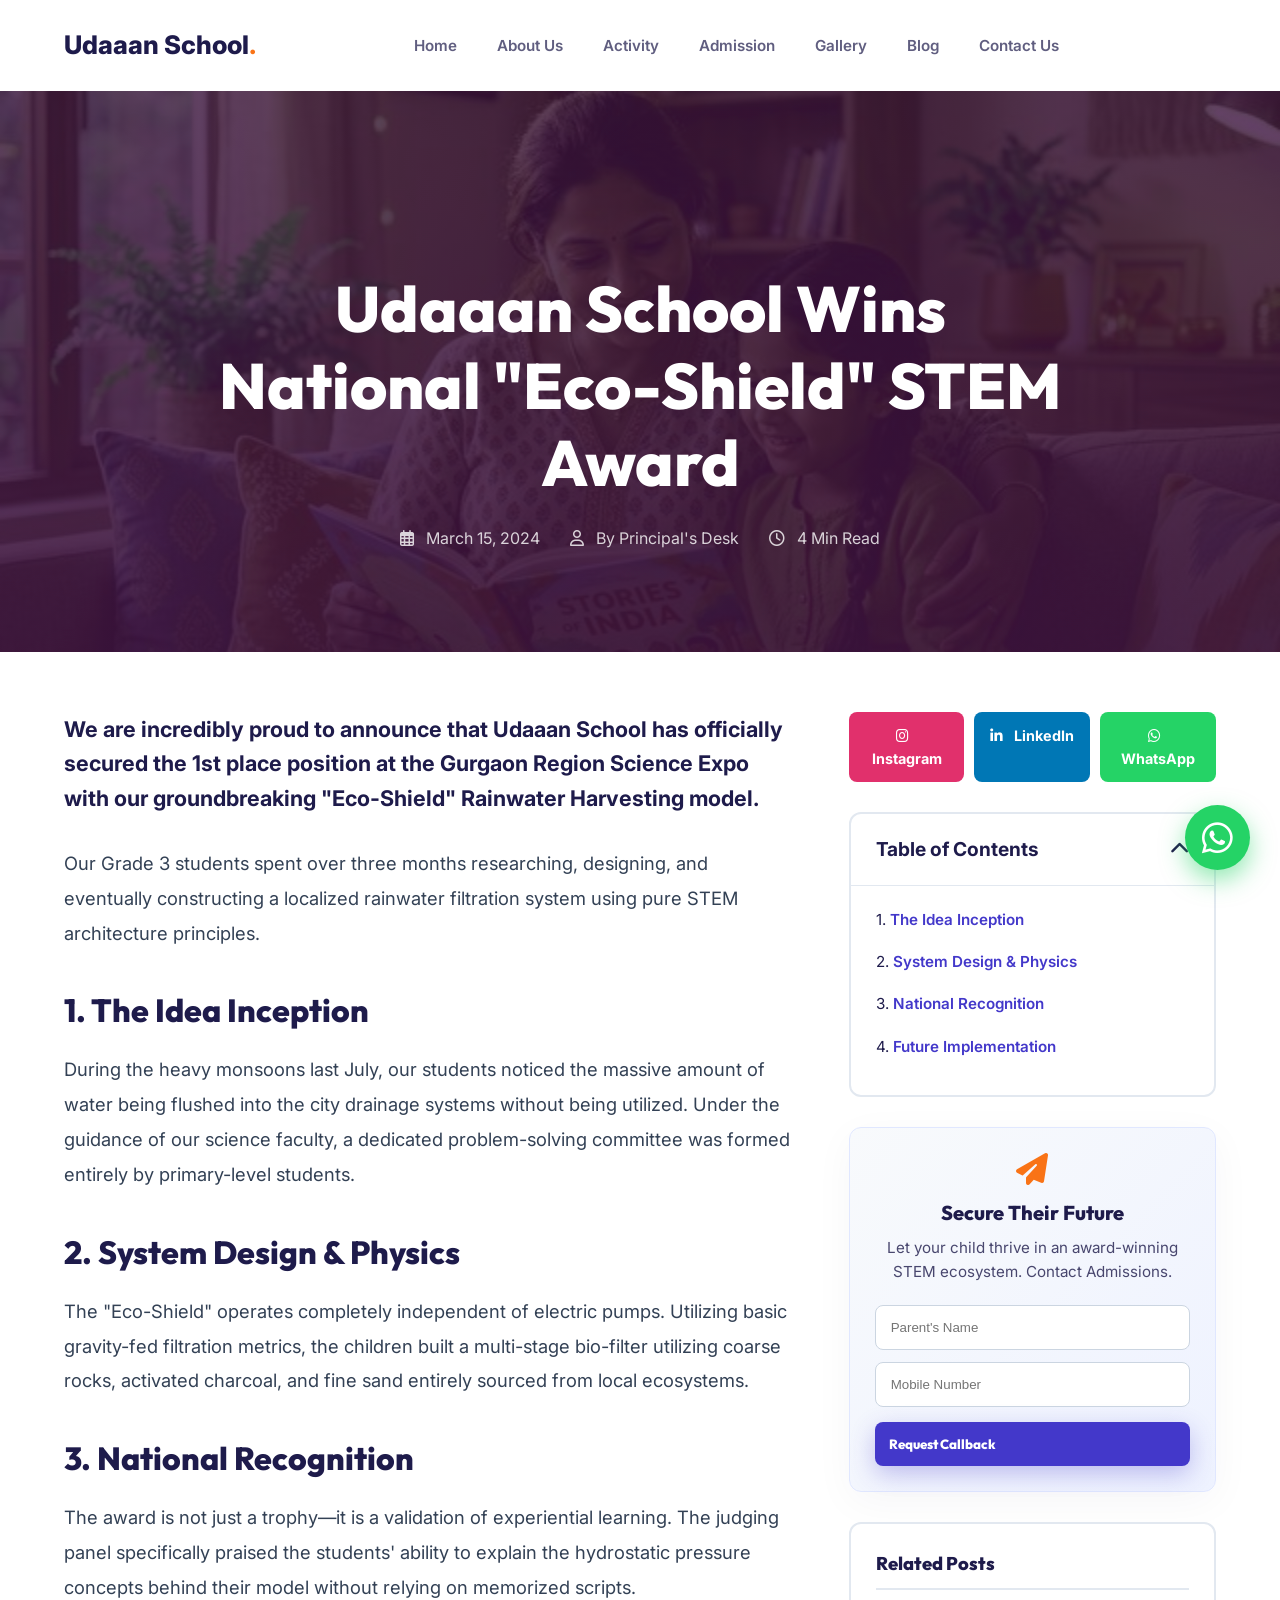
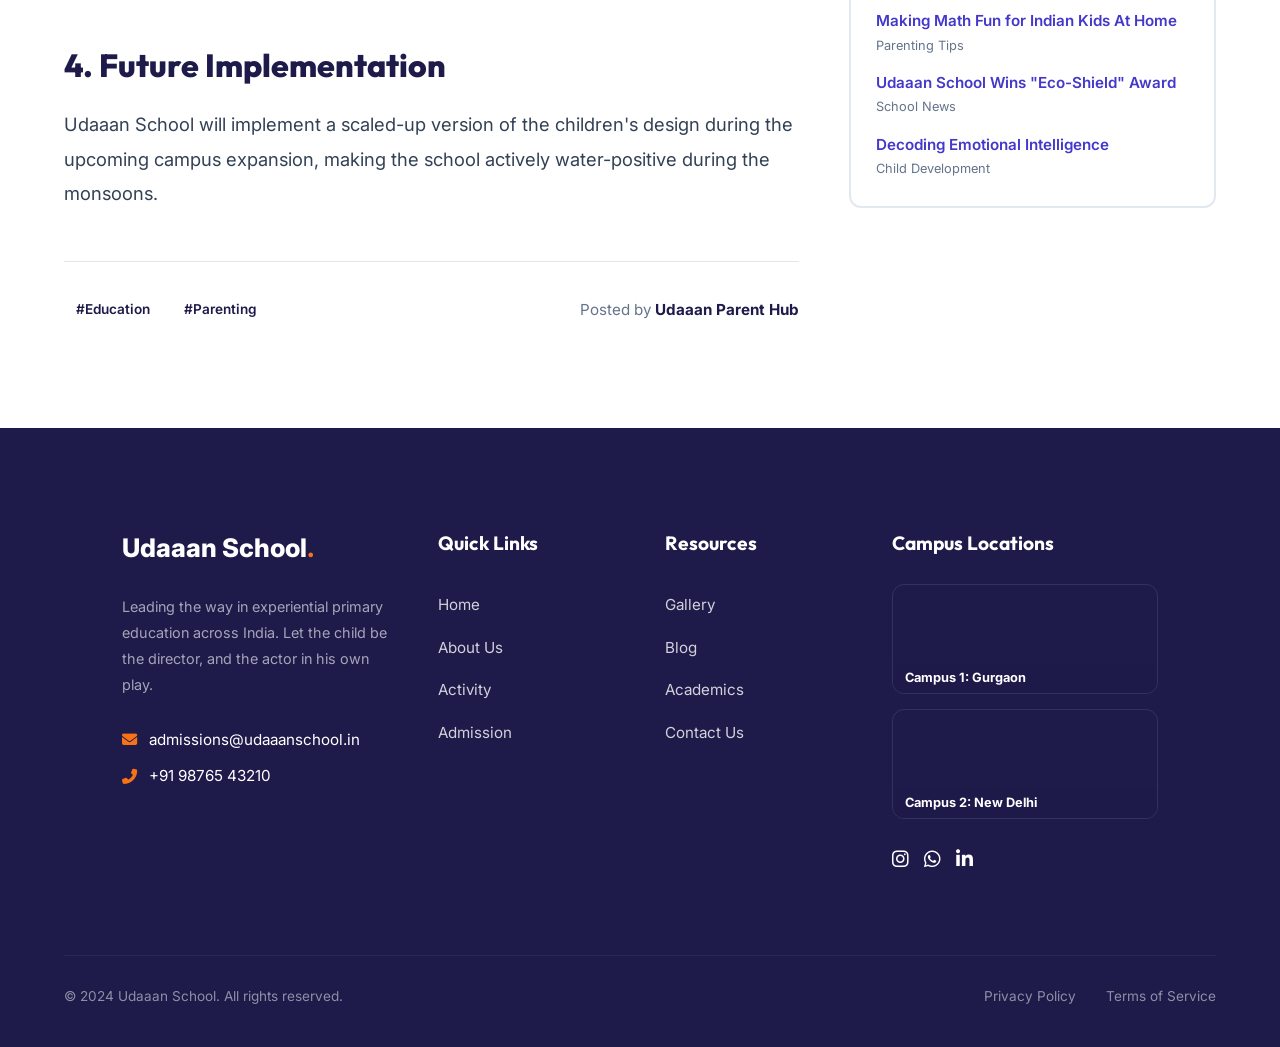
<file: udaaan-school-wins-national-eco-shield-stem-award.html>
<!DOCTYPE html>
<html lang="en">
<head>
    <meta charset="UTF-8">
    <meta name="viewport" content="width=device-width, initial-scale=1.0">
    <title>Udaaan School Wins National Eco-Shield STEM Award | Blog</title>
    <link rel="stylesheet" href="style.css">
    <link rel="stylesheet" href="https://cdnjs.cloudflare.com/ajax/libs/font-awesome/6.4.0/css/all.min.css">
    <style>
        .blog-post-hero { background: linear-gradient(rgba(30, 27, 75, 0.8), rgba(30, 27, 75, 0.9)), url('blog_post.png'); background-size: cover; background-position: center; color: white; padding: 180px 5% 100px; text-align: center; position: relative; }
        .two-column-blog { display: grid; grid-template-columns: 2fr 1fr; gap: 50px; margin: 60px auto 100px; align-items: start; }
        .main-article { font-size: 1.15rem; line-height: 1.9; color: #334155; }
        .main-article h2 { color: var(--primary-navy); font-size: 2rem; margin: 40px 0 20px; line-height: 1.3; }
        .main-article p { margin-bottom: 25px; }
        .main-article .intro-text { font-size: 1.35rem; font-weight: 700; color: var(--primary-navy); margin-bottom: 30px; line-height: 1.6; }
        .sidebar { position: sticky; top: 100px; }
        .social-share { display: flex; gap: 10px; margin-bottom: 30px; }
        .social-share a { flex: 1; padding: 12px; color: white; text-align: center; border-radius: 8px; font-weight: 700; font-size: 0.9rem; text-decoration: none; }
        .toc-box { border: 2px solid #e2e8f0; border-radius: 12px; background: white; margin-bottom: 30px; }
        .toc-header { padding: 20px 25px; border-bottom: 1px solid #e2e8f0; display: flex; justify-content: space-between; align-items: center; font-size: 1.2rem; font-weight: 700; color: var(--primary-navy); }
        .toc-list { padding: 20px 25px; list-style-type: none; margin: 0; font-size: 0.95rem; line-height: 1.8; }
        .toc-list li { margin-bottom: 15px; }
        .toc-list a { color: var(--primary-indigo); font-weight: 600; text-decoration: none; }
        .toc-list ul { list-style-type: none; padding-left: 20px; margin-top: 10px; }
        .sidebar-form-box { background: linear-gradient(135deg, #f8fafc, #eef2ff); border: 1px solid #e0e7ff; border-radius: 12px; padding: 25px; text-align: center; box-shadow: var(--shadow-soft); }
        @media (max-width: 900px) { .two-column-blog { grid-template-columns: 1fr; } .sidebar { position: static; } }
    </style>
</head>
<body>
    <header id="header-placeholder"></header>

    <div class="blog-post-hero" style="filter: hue-rotate(45deg);">
        <div class="container" style="max-width: 1000px; filter: hue-rotate(-45deg);">
            <h1 style="font-size: 4rem; line-height: 1.2; margin-bottom: 25px;">Udaaan School Wins National "Eco-Shield" STEM Award</h1>
            <div style="display: flex; justify-content: center; gap: 30px; opacity: 0.8; font-size: 1rem; flex-wrap: wrap;">
                <span><i class="far fa-calendar-alt" style="margin-right: 8px;"></i> March 15, 2024</span>
                <span><i class="far fa-user" style="margin-right: 8px;"></i> By Principal's Desk</span>
                <span><i class="far fa-clock" style="margin-right: 8px;"></i> 4 Min Read</span>
            </div>
        </div>
    </div>

    <div class="container two-column-blog">
        <article class="main-article">
            <p class="intro-text">We are incredibly proud to announce that Udaaan School has officially secured the 1st place position at the Gurgaon Region Science Expo with our groundbreaking "Eco-Shield" Rainwater Harvesting model.</p>
            <p>Our Grade 3 students spent over three months researching, designing, and eventually constructing a localized rainwater filtration system using pure STEM architecture principles.</p>
            <h2 id="inception">1. The Idea Inception</h2>
            <p>During the heavy monsoons last July, our students noticed the massive amount of water being flushed into the city drainage systems without being utilized. Under the guidance of our science faculty, a dedicated problem-solving committee was formed entirely by primary-level students.</p>
            <h2 id="design">2. System Design & Physics</h2>
            <p>The "Eco-Shield" operates completely independent of electric pumps. Utilizing basic gravity-fed filtration metrics, the children built a multi-stage bio-filter utilizing coarse rocks, activated charcoal, and fine sand entirely sourced from local ecosystems.</p>
            <h2 id="impact">3. National Recognition</h2>
            <p>The award is not just a trophy—it is a validation of experiential learning. The judging panel specifically praised the students' ability to explain the hydrostatic pressure concepts behind their model without relying on memorized scripts.</p>
            <h2 id="future">4. Future Implementation</h2>
            <p>Udaaan School will implement a scaled-up version of the children's design during the upcoming campus expansion, making the school actively water-positive during the monsoons.</p>
            <div style="margin-top: 50px; padding-top: 30px; border-top: 1px solid #e2e8f0; display: flex; justify-content: space-between; align-items: center;">
                <div style="display: flex; gap: 10px;">
                    <span style="background: var(--bg-light); padding: 5px 12px; border-radius: 20px; font-size: 0.85rem; color: var(--primary-navy); font-weight: 600;">#Education</span>
                    <span style="background: var(--bg-light); padding: 5px 12px; border-radius: 20px; font-size: 0.85rem; color: var(--primary-navy); font-weight: 600;">#Parenting</span>
                </div>
                <div style="font-size: 0.95rem; color: #64748b;">
                    Posted by <strong style="color: var(--primary-navy);">Udaaan Parent Hub</strong>
                </div>
            </div>
        </article>

        <aside class="sidebar">
            <div class="social-share">
                <a href="#" style="background: #e1306c;"><i class="fab fa-instagram" style="margin-right: 8px;"></i> Instagram</a>
                <a href="#" style="background: #0077b5;"><i class="fab fa-linkedin-in" style="margin-right: 8px;"></i> LinkedIn</a>
                <a href="#" style="background: #25D366;"><i class="fab fa-whatsapp" style="margin-right: 8px;"></i> WhatsApp</a>
            </div>
            <div class="toc-box">
                <div class="toc-header"><span>Table of Contents</span><i class="fas fa-chevron-up"></i></div>
                <ul class="toc-list">
                    <li>1. <a href="#inception">The Idea Inception</a></li>
                    <li>2. <a href="#design">System Design & Physics</a></li>
                    <li>3. <a href="#impact">National Recognition</a></li>
                    <li>4. <a href="#future">Future Implementation</a></li>
                </ul>
            </div>
            <div class="sidebar-form-box">
                <i class="fas fa-paper-plane" style="font-size: 2rem; color: var(--accent-orange); margin-bottom: 15px;"></i>
                <h4 style="font-size: 1.25rem; color: var(--primary-navy); margin-bottom: 10px; line-height: 1.3;">Secure Their Future</h4>
                <p style="font-size: 0.95rem; opacity: 0.8; margin-bottom: 20px; color: var(--text-dark);">Let your child thrive in an award-winning STEM ecosystem. Contact Admissions.</p>
                <form onsubmit="alert('Inquiry received! We will contact you soon.'); return false;">
                    <input type="text" placeholder="Parent's Name" required style="width: 100%; padding: 14px 15px; margin-bottom: 12px; border: 1px solid #cbd5e1; border-radius: 8px;">
                    <input type="tel" placeholder="Mobile Number" required style="width: 100%; padding: 14px 15px; margin-bottom: 15px; border: 1px solid #cbd5e1; border-radius: 8px;">
                    <button class="btn btn-primary" style="width: 100%; padding: 14px; background: var(--primary-indigo); color: white; border-radius: 8px; font-weight: 800; border: none; cursor: pointer;">Request Callback</button>
                </form>
            </div>

            <!-- RELATED BLOGS -->
            <div class="related-blogs-box" style="margin-top: 30px; border: 2px solid #e2e8f0; border-radius: 12px; background: white; padding: 25px;">
                <h4 style="font-size: 1.15rem; color: var(--primary-navy); margin-bottom: 20px; border-bottom: 2px solid #e2e8f0; padding-bottom: 10px;">Related Posts</h4>
                <ul style="list-style-type: none; margin: 0; padding: 0;">
                    <li style="margin-bottom: 15px;">
                        <a href="making-math-fun-for-indian-kids-at-home.html" style="text-decoration: none; color: var(--primary-indigo); font-weight: 600; font-size: 0.95rem; line-height: 1.4; display: block;">Making Math Fun for Indian Kids At Home</a>
                        <span style="font-size: 0.8rem; color: #64748b;">Parenting Tips</span>
                    </li>
                    <li style="margin-bottom: 15px;">
                        <a href="udaaan-school-wins-national-eco-shield-stem-award.html" style="text-decoration: none; color: var(--primary-indigo); font-weight: 600; font-size: 0.95rem; line-height: 1.4; display: block;">Udaaan School Wins "Eco-Shield" Award</a>
                        <span style="font-size: 0.8rem; color: #64748b;">School News</span>
                    </li>
                    <li>
                        <a href="decoding-emotional-intelligence-for-preschoolers.html" style="text-decoration: none; color: var(--primary-indigo); font-weight: 600; font-size: 0.95rem; line-height: 1.4; display: block;">Decoding Emotional Intelligence</a>
                        <span style="font-size: 0.8rem; color: #64748b;">Child Development</span>
                    </li>
                </ul>
            </div>
        </aside>
    </div>

    <footer id="footer-placeholder"></footer>
    <script src="main.js"></script>
</body>
</html>
</file>
<file: style.css>
@import url('https://fonts.googleapis.com/css2?family=Outfit:wght@300;400;500;600;700;800&family=Inter:wght@300;400;500;600&display=swap');

:root {
    /* Color Palette - Exact Edukids Vibe */
    --primary-navy: #1e1b4b;
    --primary-indigo: #4338ca;
    --secondary-purple: #f5f3ff;
    --accent-yellow: #fbbf24;
    --accent-orange: #f97316;
    --accent-coral: #fb7185;
    --accent-mint: #10b981;
    --bg-light: #ffffff;
    --text-dark: #1e1b4b;
    --text-muted: #6b7280;
    --white: #ffffff;
    --radius-lg: 50px;
    --radius-md: 30px;
    --transition: all 0.4s cubic-bezier(0.4, 0, 0.2, 1);
    --shadow-soft: 0 10px 40px rgba(30, 27, 75, 0.04);
    --shadow-medium: 0 20px 60px rgba(30, 27, 75, 0.1);
}

* {
    margin: 0;
    padding: 0;
    box-sizing: border-box;
}

html {
    scroll-behavior: smooth;
}

body {
    font-family: 'Inter', sans-serif;
    color: var(--text-dark);
    background-color: var(--bg-light);
    line-height: 1.6;
    overflow-x: hidden;
}

h1,
h2,
h3,
h4,
.font-heading {
    font-family: 'Outfit', sans-serif;
    font-weight: 800;
}

a {
    text-decoration: none;
    color: inherit;
    transition: var(--transition);
}

ul {
    list-style: none;
}

.container {
    max-width: 1400px;
    margin: 0 auto;
    padding: 0 5%;
}

section {
    padding: 120px 0;
    position: relative;
}

/* Spacing Utilities */
.mb-20 {
    margin-bottom: 20px;
}

.mb-40 {
    margin-bottom: 40px;
}

.mb-60 {
    margin-bottom: 60px;
}

.mt-20 {
    margin-top: 20px;
}

.mt-40 {
    margin-top: 40px;
}

/* Doodles Decor */
.doodle {
    position: absolute;
    opacity: 0.15;
    z-index: 0;
    pointer-events: none;
}

/* Buttons */
.btn {
    display: inline-flex;
    align-items: center;
    gap: 12px;
    padding: 16px 35px;
    border-radius: 50px;
    font-weight: 700;
    font-family: 'Outfit', sans-serif;
    transition: var(--transition);
    border: none;
    cursor: pointer;
}

.btn-primary {
    background: var(--primary-indigo);
    color: var(--white);
    box-shadow: 0 8px 25px rgba(67, 56, 202, 0.3);
}

.btn-primary:hover {
    transform: translateY(-3px);
    box-shadow: 0 12px 35px rgba(67, 56, 202, 0.4);
}

.btn-youtube {
    background: var(--white);
    color: var(--primary-navy);
    border: 1px solid #efefef;
    padding: 10px 20px;
    font-size: 0.85rem;
}

/* Header */
nav {
    display: flex;
    justify-content: space-between;
    align-items: center;
    padding: 25px 5%;
    background: var(--white);
    position: sticky;
    top: 0;
    z-index: 1000;
}

.logo-text {
    font-size: 1.6rem;
    font-weight: 800;
    color: var(--primary-navy);
}

.logo-dot {
    color: var(--accent-orange);
}

.nav-links {
    display: flex;
    gap: 40px;
}

.nav-links a {
    font-weight: 600;
    font-size: 0.95rem;
    opacity: 0.7;
}

.nav-links a:hover {
    opacity: 1;
    color: var(--primary-indigo);
}

.menu-toggle {
    display: none;
    font-size: 1.5rem;
    background: none;
    border: none;
    cursor: pointer;
    color: var(--primary-navy);
}

/* Hero */
.hero {
    min-height: 85vh;
    display: flex;
    align-items: center;
    padding: 60px 0;
}

.hero-content {
    flex: 1;
    z-index: 2;
    position: relative;
}

.hero-title {
    font-size: 5rem;
    line-height: 1;
    margin-bottom: 25px;
    color: var(--primary-navy);
}

.hero-title span {
    color: var(--accent-coral);
    font-style: italic;
}

.hero-images {
    flex: 1.2;
    position: relative;
    display: flex;
    justify-content: center;
    align-items: center;
}

/* Grid Sections */
.grid-2 {
    display: grid;
    grid-template-columns: 1fr 1fr;
    gap: 100px;
    align-items: center;
}

.grid-4 {
    display: grid;
    grid-template-columns: repeat(4, 1fr);
    gap: 30px;
}

/* Floating Stats */
.float-stats {
    background: var(--white);
    padding: 15px 25px;
    border-radius: 20px;
    box-shadow: var(--shadow-medium);
    position: absolute;
    z-index: 3;
    display: flex;
    align-items: center;
    gap: 12px;
}

/* Animations */
@keyframes float {
    0% {
        transform: translateY(0);
    }

    50% {
        transform: translateY(-20px);
    }

    100% {
        transform: translateY(0);
    }
}

.floating {
    animation: float 6s ease-in-out infinite;
}

.reveal {
    opacity: 0;
    transform: translateY(50px);
    transition: all 0.8s ease-out;
}

.reveal.active {
    opacity: 1;
    transform: translateY(0);
}

/* Cards & Section Styles from Screenshot */
.section-tag {
    background: var(--secondary-purple);
    color: var(--primary-indigo);
    padding: 8px 20px;
    border-radius: 30px;
    font-weight: 800;
    font-size: 0.85rem;
    margin-bottom: 25px;
    display: inline-block;
}

/* Flowchart (Admission) */
.process-flow {
    display: flex;
    justify-content: space-between;
    position: relative;
    margin-top: 60px;
    padding: 0 40px;
}

.process-flow::before {
    content: '';
    position: absolute;
    top: 40px;
    left: 100px;
    right: 100px;
    height: 3px;
    background: repeating-linear-gradient(to right, #efefef 0, #efefef 10px, transparent 10px, transparent 20px);
    z-index: 1;
}

.process-step {
    text-align: center;
    width: 120px;
    position: relative;
    z-index: 2;
    transition: var(--transition);
}

.process-step i {
    width: 85px;
    height: 85px;
    background: var(--white);
    border-radius: 50%;
    display: flex;
    align-items: center;
    justify-content: center;
    font-size: 1.5rem;
    color: var(--primary-indigo);
    border: 2px solid var(--secondary-purple);
    box-shadow: var(--shadow-soft);
    margin: 0 auto 15px;
    position: relative;
}

.process-step:hover {
    transform: translateY(-5px);
}

.process-step:hover i {
    background: var(--primary-indigo);
    color: white;
    border-color: var(--primary-indigo);
    box-shadow: 0 15px 30px rgba(67, 56, 202, 0.2);
}

.process-step h4 {
    font-size: 0.9rem;
    font-weight: 700;
    color: var(--primary-navy);
}

.classroom-box {
    background: var(--white);
    position: relative;
    border-radius: var(--radius-lg);
    overflow: visible;
}

.quiz-box {
    display: grid;
    grid-template-columns: 1.2fr 1fr;
    border-radius: var(--radius-lg);
    overflow: hidden;
    height: auto;
    min-height: 500px;
}

/* Form Elements (Global) */
input,
textarea,
select {
    transition: var(--transition);
}

input:focus,
textarea:focus {
    outline: none;
    border-color: var(--primary-indigo) !important;
    box-shadow: 0 0 0 4px rgba(67, 56, 202, 0.05);
}

/* Background Utility Classes */
.bg-navy {
    background-color: var(--primary-navy) !important;
    color: var(--white);
}

.bg-orange {
    background-color: var(--accent-orange) !important;
    color: var(--white);
}

@media (max-width: 992px) {
    .menu-toggle {
        display: block;
    }

    .hero-title {
        font-size: 3.5rem;
        text-align: center;
    }

    .hero-content {
        text-align: center;
    }

    .hero-content p {
        margin: 20px auto;
    }

    .grid-2,
    .quiz-box {
        grid-template-columns: 1fr !important;
        height: auto;
        gap: 60px;
    }

    .nav-links {
        position: fixed;
        top: 80px;
        left: 0;
        width: 100%;
        background: var(--white);
        flex-direction: column;
        align-items: center;
        overflow: hidden;
        transition: var(--transition);
        box-shadow: 0 10px 30px rgba(0,0,0,0.05);
        display: none;
    }

    .nav-links.active {
        display: flex;
        padding: 40px 0;
    }

    .process-flow {
        flex-direction: column;
        gap: 40px;
        padding: 0;
    }

    .process-flow::before {
        display: none;
    }

    .process-step {
        width: 100%;
        display: flex;
        align-items: center;
        gap: 20px;
        text-align: left;
    }

    .process-step i {
        margin: 0;
    }

    .hero-images-container {
        width: 100%;
        max-width: 400px;
        height: auto;
        aspect-ratio: 1;
        margin-top: 40px;
    }

    .circle-hero-1 {
        width: 70%;
        height: 70%;
    }

    .circle-hero-2 {
        width: 80%;
        height: 80%;
    }
}

@media (max-width: 768px) {
    .hero-title {
        font-size: 2.5rem;
    }
    
    .grid-4 {
        grid-template-columns: 1fr 1fr;
        gap: 20px;
    }
}
</file>
